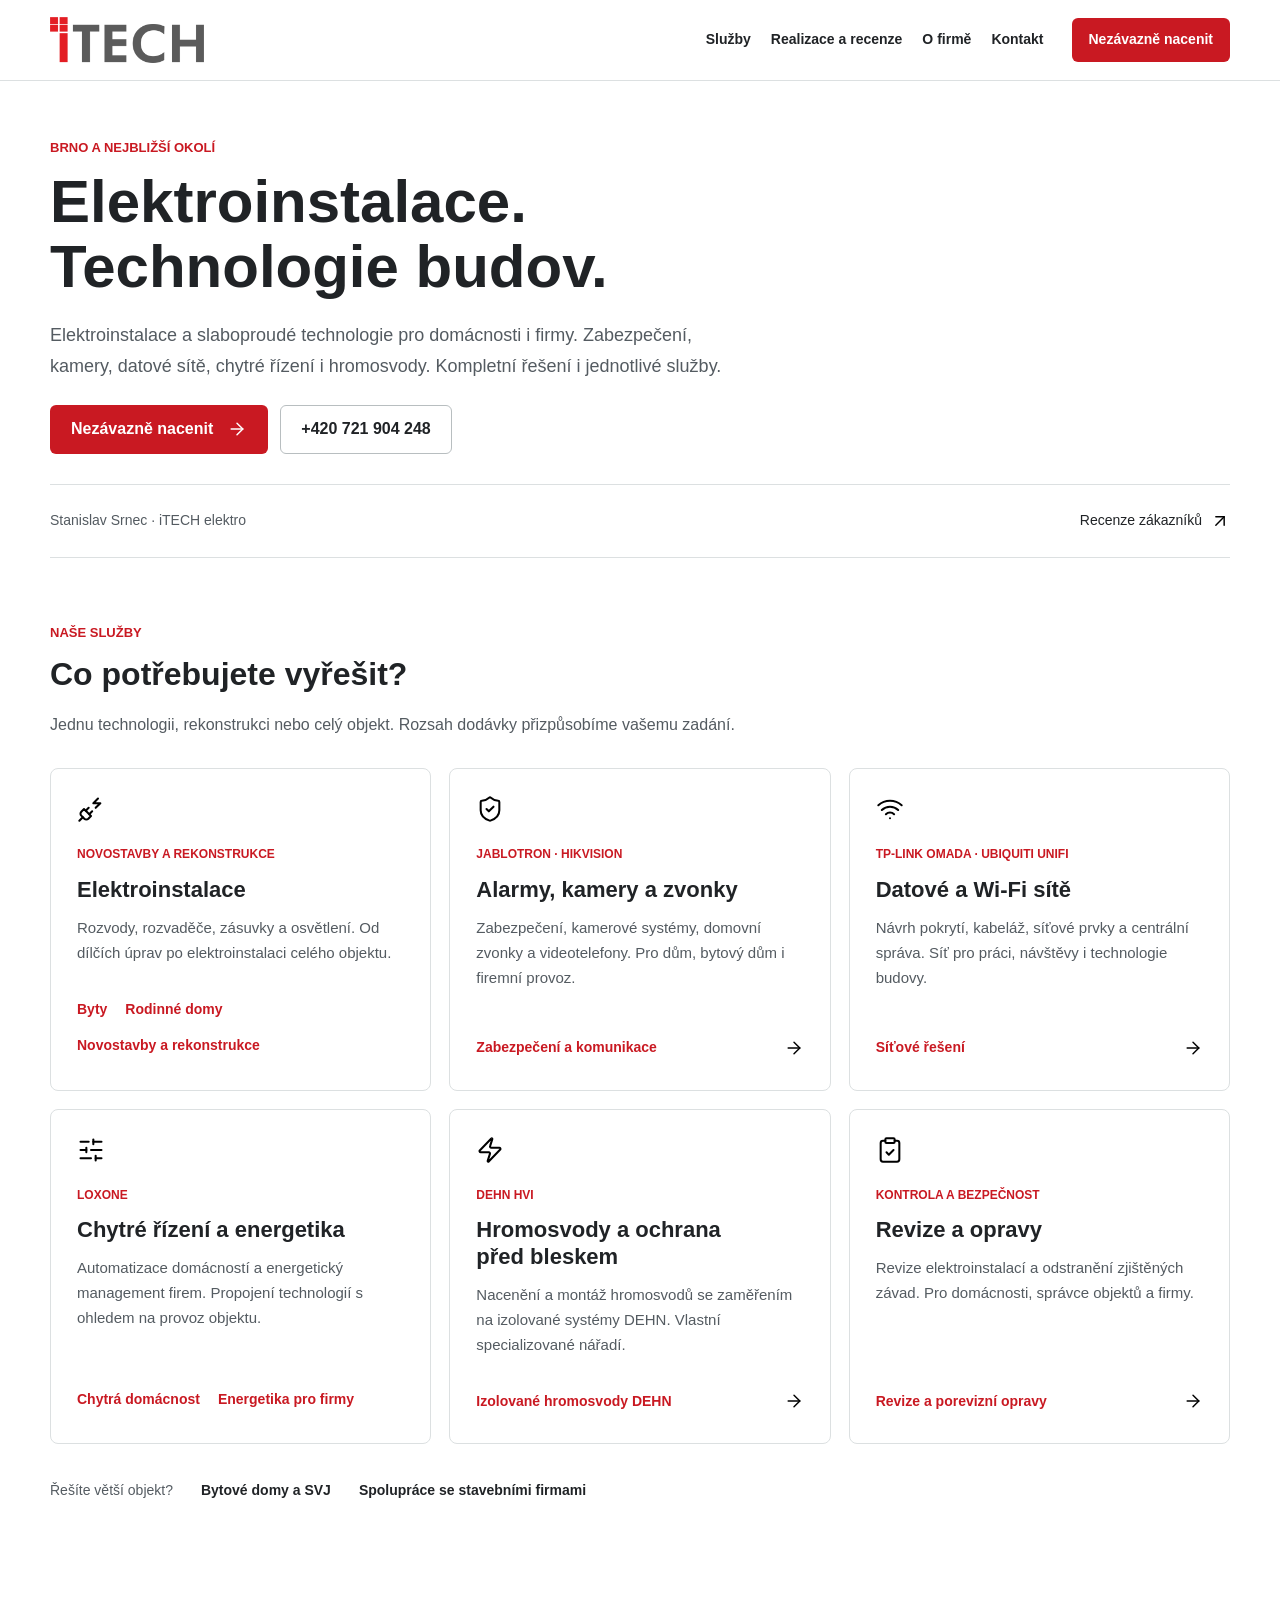
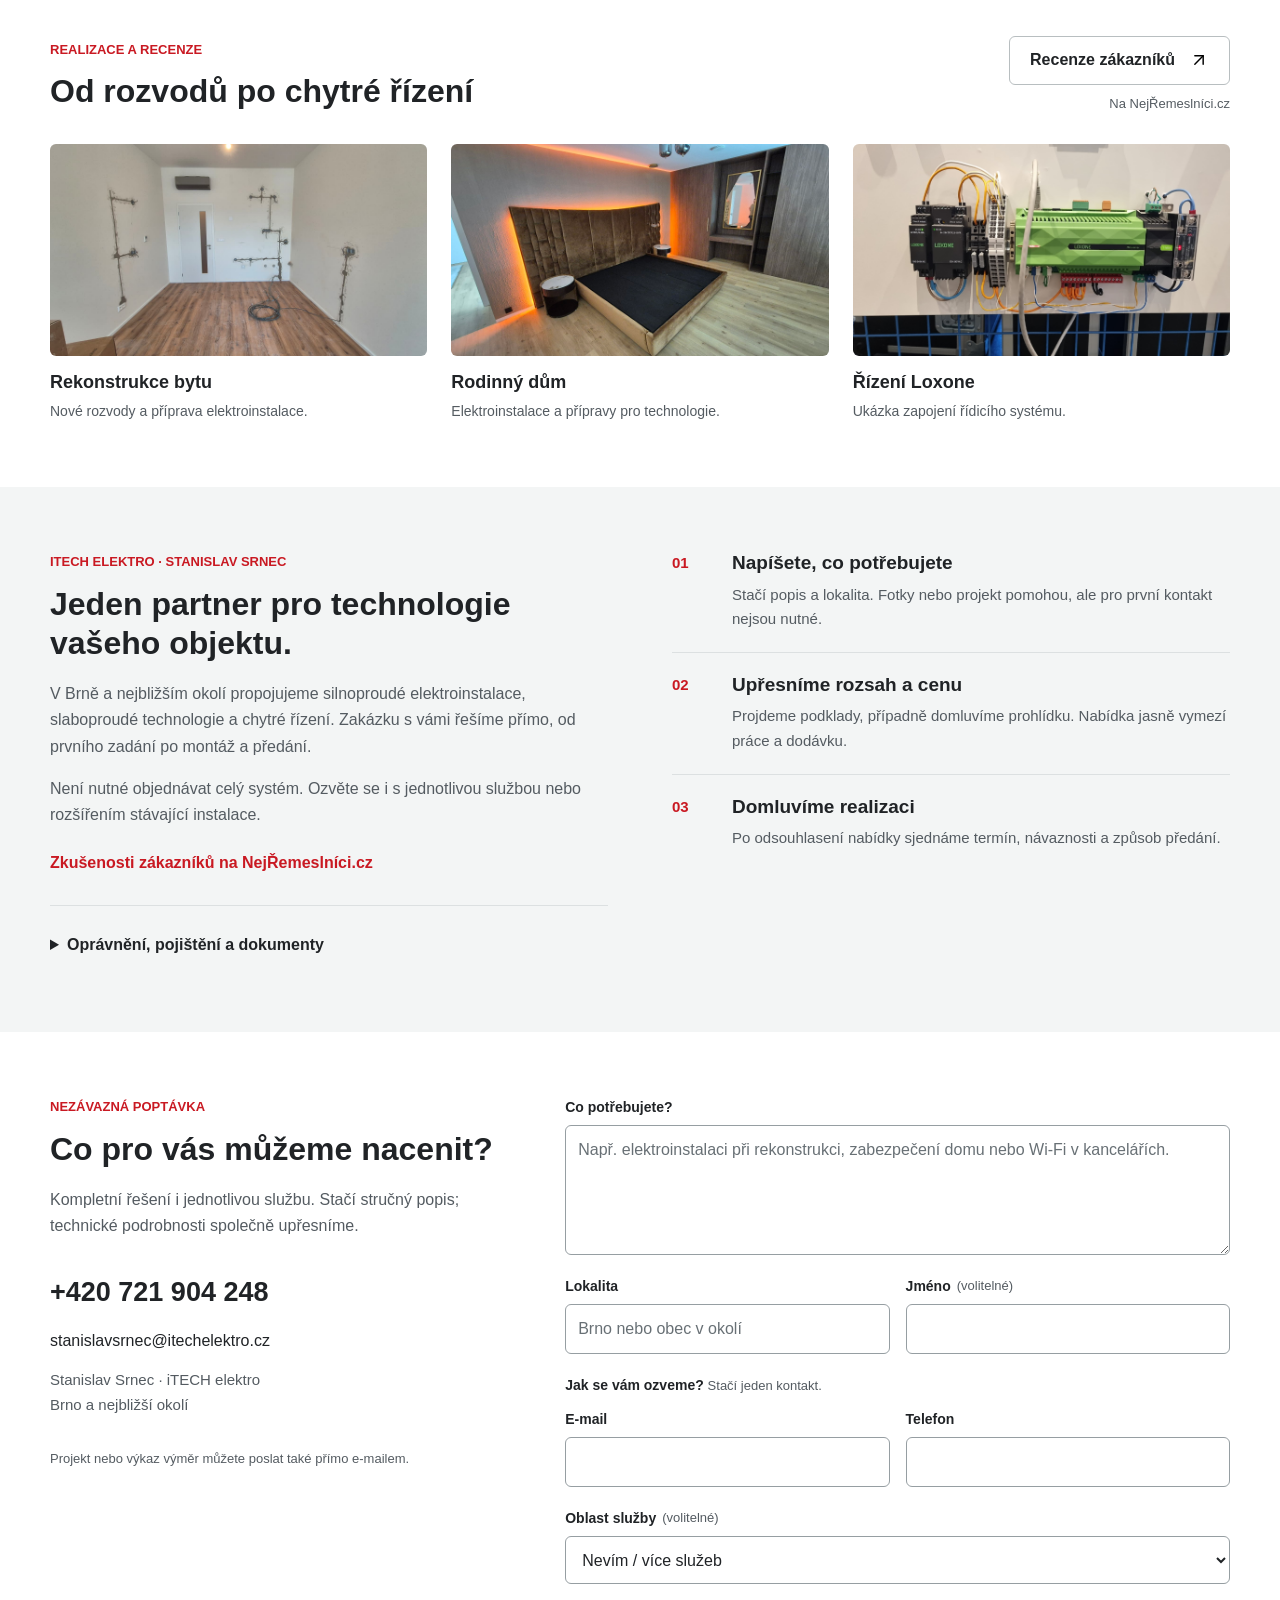
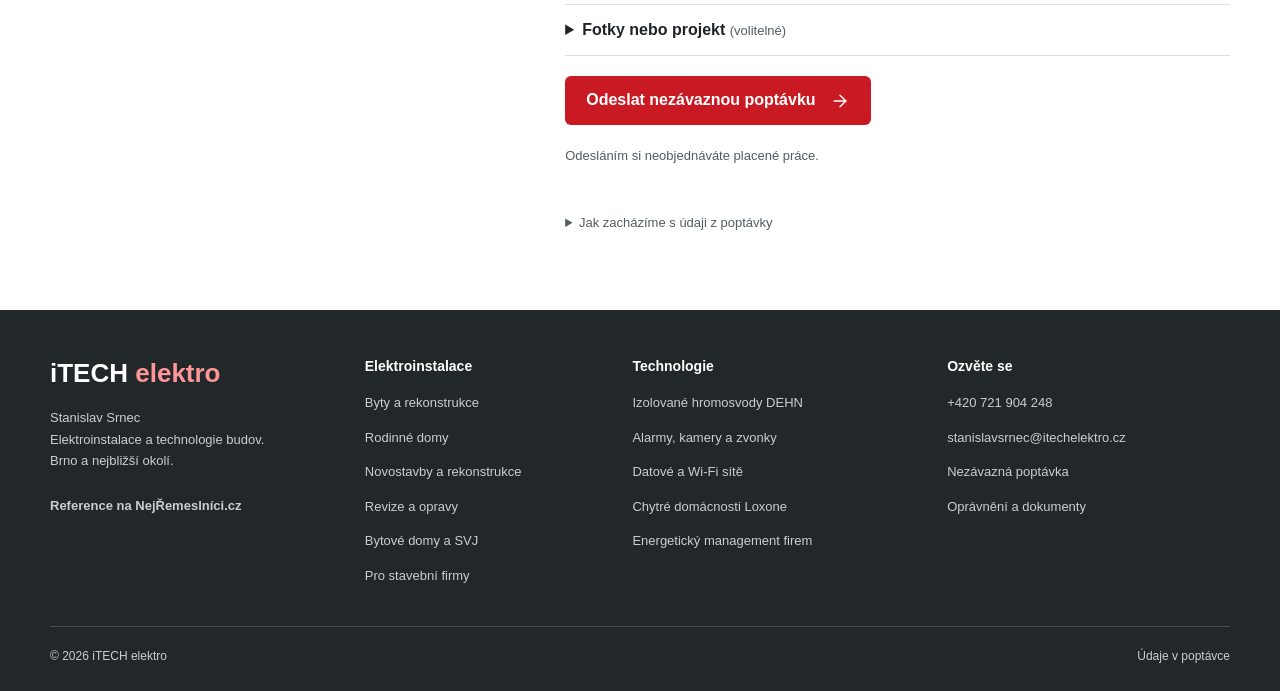
<file: index.html>
<!DOCTYPE html>
<html lang="cs">
<head>
  <meta charset="UTF-8">
  <meta name="viewport" content="width=device-width, initial-scale=1.0">
  <meta name="theme-color" content="#c91922">
  <meta name="description" content="Elektroinstalace, zabezpečení Jablotron, kamery Hikvision, Wi-Fi, Loxone a hromosvody DEHN v Brně a okolí. Kompletní řešení i jednotlivé služby.">
  <title>iTECH elektro | Elektroinstalace a technologie Brno</title>
  <link rel="canonical" href="https://itechelektro.cz/">
  <meta property="og:type" content="website">
  <meta property="og:locale" content="cs_CZ">
  <meta property="og:site_name" content="iTECH elektro">
  <meta property="og:title" content="iTECH elektro | Elektroinstalace a technologie Brno">
  <meta property="og:description" content="Elektroinstalace, zabezpečení Jablotron, kamery Hikvision, Wi-Fi, Loxone a hromosvody DEHN v Brně a okolí. Kompletní řešení i jednotlivé služby.">
  <meta property="og:url" content="https://itechelektro.cz/">
  <meta property="og:image" content="https://itechelektro.cz/assets/images/logo.png">
  <meta property="og:image:alt" content="iTECH elektro">
  <meta name="twitter:card" content="summary">
  <meta name="twitter:title" content="iTECH elektro | Elektroinstalace a technologie Brno">
  <meta name="twitter:description" content="Elektroinstalace, zabezpečení Jablotron, kamery Hikvision, Wi-Fi, Loxone a hromosvody DEHN v Brně a okolí. Kompletní řešení i jednotlivé služby.">
  <meta name="twitter:image" content="https://itechelektro.cz/assets/images/logo.png">
  <link rel="icon" type="image/png" href="assets/images/logo.png">
  <link rel="stylesheet" href="styles.css?v=20260914-form">
  <script type="application/ld+json">{
  "@context": "https://schema.org",
  "@type": "Electrician",
  "@id": "https://itechelektro.cz/#firma",
  "name": "iTECH elektro",
  "legalName": "Stanislav Srnec",
  "url": "https://itechelektro.cz/",
  "logo": "https://itechelektro.cz/assets/images/logo.png",
  "telephone": "+420721904248",
  "email": "stanislavsrnec@itechelektro.cz",
  "areaServed": "Brno a nejbližší okolí",
  "sameAs": [
    "https://www.nejremeslnici.cz/profil/72179-stanislav-srnec-itech-elektro"
  ]
}</script>
</head>
<body class="homepage">
  <a class="skip-link" href="#main-content">Přejít k obsahu</a>
  <header class="site-header">
    <div class="container topbar">
      <a class="brand" href="index.html#home" aria-label="iTECH elektro, úvodní stránka">
        <img src="assets/images/logo.png" alt="iTECH elektro" width="1069" height="320">
      </a>
      <nav id="main-nav" class="main-nav" aria-label="Hlavní navigace">
        <a href="index.html#rozcestnik">Služby</a>
        <a href="index.html#realizace">Realizace a recenze</a>
        <a href="index.html#o-firme">O firmě</a>
        <a href="index.html#kontakt">Kontakt</a>
      </nav>
      <div class="header-actions">
        <a class="button button-primary header-quote" href="index.html#kontakt">Nezávazně nacenit</a>
        <button class="menu-toggle" type="button" aria-label="Otevřít nabídku" title="Otevřít nabídku" aria-expanded="false" aria-controls="main-nav">
          <img src="assets/icons/menu.svg" alt="" width="24" height="24">
        </button>
      </div>
    </div>
  </header>
  <main id="main-content" tabindex="-1">
    <section id="home" class="home-hero">
      <div class="container">
        <p class="eyebrow">Brno a nejbližší okolí</p>
        <h1>Elektroinstalace.<br>Technologie budov.</h1>
        <p class="hero-text">Elektroinstalace a slaboproudé technologie pro domácnosti i firmy. Zabezpečení, kamery, datové sítě, chytré řízení i hromosvody. Kompletní řešení i jednotlivé služby.</p>
        <div class="hero-actions">
          <a class="button button-primary" href="#kontakt">Nezávazně nacenit<img class="icon icon-invert" src="assets/icons/arrow-right.svg" width="20" height="20" alt=""></a>
          <a class="button button-secondary" href="tel:+420721904248">+420 721 904 248</a>
        </div>
        <div class="hero-bottom"><span>Stanislav Srnec · iTECH elektro</span><a href="https://www.nejremeslnici.cz/profil/72179-stanislav-srnec-itech-elektro#reviews" target="_blank" rel="noopener noreferrer">Recenze zákazníků<img class="icon" src="assets/icons/arrow-up-right.svg" width="18" height="18" alt=""></a></div>
      </div>
    </section>
    <section id="rozcestnik" class="services-section">
      <div class="container">
        <div class="section-heading"><p class="eyebrow">Naše služby</p><h2>Co potřebujete vyřešit?</h2><p>Jednu technologii, rekonstrukci nebo celý objekt. Rozsah dodávky přizpůsobíme vašemu zadání.</p></div>
        <div class="services-grid">
          <article class="service-card">
            <img class="service-icon" src="assets/icons/plug-zap.svg" width="28" height="28" alt="">
            <p class="card-kicker">Novostavby a rekonstrukce</p><h3>Elektroinstalace</h3>
            <p>Rozvody, rozvaděče, zásuvky a osvětlení. Od dílčích úprav po elektroinstalaci celého objektu.</p>
            <div class="service-links"><a href="elektroinstalace-bytu.html">Byty</a><a href="elektroinstalace-rodinnych-domu.html">Rodinné domy</a><a href="elektroinstalace-novostavby-rekonstrukce.html">Novostavby a rekonstrukce</a></div>
          </article>
          <article class="service-card">
            <img class="service-icon" src="assets/icons/shield-check.svg" width="28" height="28" alt="">
            <p class="card-kicker">Jablotron · Hikvision</p><h3>Alarmy, kamery a zvonky</h3>
            <p>Zabezpečení, kamerové systémy, domovní zvonky a videotelefony. Pro dům, bytový dům i firemní provoz.</p>
            <a class="card-link" href="kamerove-systemy-zabezpeceni.html">Zabezpečení a komunikace<img class="icon" src="assets/icons/arrow-right.svg" width="20" height="20" alt=""></a>
          </article>
          <article class="service-card">
            <img class="service-icon" src="assets/icons/wifi.svg" width="28" height="28" alt="">
            <p class="card-kicker">TP-Link Omada · Ubiquiti UniFi</p><h3>Datové a Wi-Fi sítě</h3>
            <p>Návrh pokrytí, kabeláž, síťové prvky a centrální správa. Síť pro práci, návštěvy i technologie budovy.</p>
            <a class="card-link" href="datove-wifi-site-brno.html">Síťové řešení<img class="icon" src="assets/icons/arrow-right.svg" width="20" height="20" alt=""></a>
          </article>
          <article class="service-card">
            <img class="service-icon" src="assets/icons/sliders-horizontal.svg" width="28" height="28" alt="">
            <p class="card-kicker">Loxone</p><h3>Chytré řízení a energetika</h3>
            <p>Automatizace domácností a energetický management firem. Propojení technologií s ohledem na provoz objektu.</p>
            <div class="service-links"><a href="chytre-elektroinstalace-loxone.html">Chytrá domácnost</a><a href="energeticky-management-loxone.html">Energetika pro firmy</a></div>
          </article>
          <article class="service-card">
            <img class="service-icon" src="assets/icons/zap.svg" width="28" height="28" alt="">
            <p class="card-kicker">DEHN HVI</p><h3>Hromosvody a ochrana před bleskem</h3>
            <p>Nacenění a montáž hromosvodů se zaměřením na izolované systémy DEHN. Vlastní specializované nářadí.</p>
            <a class="card-link" href="hvi-hromosvody.html">Izolované hromosvody DEHN<img class="icon" src="assets/icons/arrow-right.svg" width="20" height="20" alt=""></a>
          </article>
          <article class="service-card">
            <img class="service-icon" src="assets/icons/clipboard-check.svg" width="28" height="28" alt="">
            <p class="card-kicker">Kontrola a bezpečnost</p><h3>Revize a opravy</h3>
            <p>Revize elektroinstalací a odstranění zjištěných závad. Pro domácnosti, správce objektů a firmy.</p>
            <a class="card-link" href="revize-porevizni-opravy.html">Revize a porevizní opravy<img class="icon" src="assets/icons/arrow-right.svg" width="20" height="20" alt=""></a>
          </article>
        </div>
        <div class="audience-links"><span>Řešíte větší objekt?</span><a href="bytove-domy-svj-bytova-druzstva.html">Bytové domy a SVJ</a><a href="spoluprace-stavebni-firmy.html">Spolupráce se stavebními firmami</a></div>
      </div>
    </section>
    <section id="realizace" class="content-section">
      <div class="container">
        <div class="section-heading-row">
          <div class="section-heading"><p class="eyebrow">Realizace a recenze</p><h2>Od rozvodů po chytré řízení</h2></div>
          <div class="reviews-link">
            <a class="button button-secondary" href="https://www.nejremeslnici.cz/profil/72179-stanislav-srnec-itech-elektro#reviews" target="_blank" rel="noopener noreferrer">Recenze zákazníků<img class="icon" src="assets/icons/arrow-up-right.svg" width="20" height="20" alt=""></a>
            <span>Na NejŘemeslníci.cz</span>
          </div>
        </div>
        <div class="project-grid">
          <figure class="project"><a href="assets/gallery/rekonstrukce-bytu-01.jpeg" target="_blank" rel="noopener" aria-label="Zvětšit fotografii rekonstrukce bytu"><img src="assets/gallery/rekonstrukce-bytu-01.jpeg" alt="Elektroinstalační práce při rekonstrukci bytu" width="1600" height="900" loading="lazy" decoding="async"></a><figcaption><h3>Rekonstrukce bytu</h3><p>Nové rozvody a příprava elektroinstalace.</p></figcaption></figure>
          <figure class="project"><a href="assets/gallery/rodinny-dum-01.jpg" target="_blank" rel="noopener" aria-label="Zvětšit fotografii elektroinstalace rodinného domu"><img src="assets/gallery/rodinny-dum-01.jpg" alt="Průběh elektroinstalace v rodinném domě" width="1620" height="912" loading="lazy" decoding="async"></a><figcaption><h3>Rodinný dům</h3><p>Elektroinstalace a přípravy pro technologie.</p></figcaption></figure>
          <figure class="project"><a href="assets/gallery/loxone-01.jpg" target="_blank" rel="noopener" aria-label="Zvětšit fotografii instalace Loxone"><img src="assets/gallery/loxone-01.jpg" alt="Loxone Miniserver a napájecí zdroje v průběhu instalace" width="1621" height="912" loading="lazy" decoding="async"></a><figcaption><h3>Řízení Loxone</h3><p>Ukázka zapojení řídicího systému.</p></figcaption></figure>
        </div>
      </div>
    </section>
    <section id="o-firme" class="content-section alt-section">
      <div class="container about-grid">
        <div class="section-copy">
          <p class="eyebrow">iTECH elektro · Stanislav Srnec</p><h2>Jeden partner pro technologie vašeho objektu.</h2>
          <p>V Brně a nejbližším okolí propojujeme silnoproudé elektroinstalace, slaboproudé technologie a chytré řízení. Zakázku s vámi řešíme přímo, od prvního zadání po montáž a předání.</p>
          <p>Není nutné objednávat celý systém. Ozvěte se i s jednotlivou službou nebo rozšířením stávající instalace.</p>
          <a class="text-link" href="https://www.nejremeslnici.cz/profil/72179-stanislav-srnec-itech-elektro" target="_blank" rel="noopener noreferrer">Zkušenosti zákazníků na NejŘemeslníci.cz</a>
          <details id="dokumenty" class="document-details"><summary>Oprávnění, pojištění a dokumenty</summary><p>Oprávnění TIČR, pojištění odpovědnosti a doklady k odborné způsobilosti poskytujeme na vyžádání podle rozsahu zakázky.</p><a class="text-link" href="mailto:stanislavsrnec@itechelektro.cz?subject=Doklady%20k%20zak%C3%A1zce">Vyžádat podklady e-mailem</a></details>
        </div>
        <ol class="process-list">
          <li><span class="step-number">01</span><div><h3>Napíšete, co potřebujete</h3><p>Stačí popis a lokalita. Fotky nebo projekt pomohou, ale pro první kontakt nejsou nutné.</p></div></li>
          <li><span class="step-number">02</span><div><h3>Upřesníme rozsah a cenu</h3><p>Projdeme podklady, případně domluvíme prohlídku. Nabídka jasně vymezí práce a dodávku.</p></div></li>
          <li><span class="step-number">03</span><div><h3>Domluvíme realizaci</h3><p>Po odsouhlasení nabídky sjednáme termín, návaznosti a způsob předání.</p></div></li>
        </ol>
      </div>
    </section>
    <section id="kontakt" class="contact-section">
      <div class="container contact-grid">
        <div class="contact-copy">
          <p class="eyebrow">Nezávazná poptávka</p><h2>Co pro vás můžeme nacenit?</h2>
          <p>Kompletní řešení i jednotlivou službu. Stačí stručný popis; technické podrobnosti společně upřesníme.</p>
          <address class="contact-details"><a class="contact-phone" href="tel:+420721904248">+420 721 904 248</a><a href="mailto:stanislavsrnec@itechelektro.cz">stanislavsrnec@itechelektro.cz</a><span>Stanislav Srnec · iTECH elektro<br>Brno a nejbližší okolí</span></address>
          <p class="small-note">Projekt nebo výkaz výměr můžete poslat také přímo e-mailem.</p>
        </div>
        <form id="contact-form" class="contact-form" action="https://formspree.io/f/xgornoor" method="POST">
          <input type="hidden" name="_subject" value="Poptávka z webu iTECH elektro">
          <div class="honeypot" aria-hidden="true"><label>Vyplňte pouze, pokud jste robot<input type="text" name="_gotcha" tabindex="-1" autocomplete="off"></label></div>
          <label for="message">Co potřebujete?<textarea id="message" name="message" rows="4" maxlength="10000" required placeholder="Např. elektroinstalaci při rekonstrukci, zabezpečení domu nebo Wi-Fi v kancelářích."></textarea></label>
          <div class="form-row">
            <label for="location">Lokalita<input id="location" type="text" name="location" autocomplete="address-level2" maxlength="160" required placeholder="Brno nebo obec v okolí"></label>
            <label for="name">Jméno <span class="optional">(volitelné)</span><input id="name" type="text" name="name" autocomplete="name" maxlength="160"></label>
          </div>
          <fieldset class="contact-method">
            <legend>Jak se vám ozveme? <span class="optional">Stačí jeden kontakt.</span></legend>
            <div class="form-row">
              <label for="email">E-mail<input id="email" type="email" name="email" autocomplete="email" maxlength="254" required aria-describedby="contact-error"></label>
              <label for="phone">Telefon<input id="phone" type="tel" name="phone" autocomplete="tel" maxlength="40" aria-describedby="contact-error"></label>
            </div>
            <p id="contact-error" class="field-error" hidden>Vyplňte e-mail nebo telefon, abychom vám mohli odpovědět.</p>
          </fieldset>
          <label for="inquiryType">Oblast služby <span class="optional">(volitelné)</span>
            <select id="inquiryType" name="inquiryType">
              <option value="">Nevím / více služeb</option>
              <option value="Elektroinstalace">Elektroinstalace</option>
              <option value="Zabezpečení a kamery">Jablotron / Hikvision / zvonky</option>
              <option value="Datové a Wi-Fi sítě">Datové a Wi-Fi sítě / Omada / UniFi</option>
              <option value="Loxone">Loxone / chytrá domácnost</option>
              <option value="Energetický management">Energetický management firem</option>
              <option value="HVI hromosvod">Hromosvody / izolované DEHN HVI</option>
              <option value="Revize a opravy">Revize a opravy</option>
              <option value="SVJ a stavební firmy">SVJ / stavební firmy</option>
            </select>
          </label>
          <details class="form-attachments">
            <summary>Fotky nebo projekt <span class="optional">(volitelné)</span></summary>
            <p class="field-note">Podklady nám pošlete e-mailem. Uveďte stejný kontakt a lokalitu jako v poptávce, ať je snadno přiřadíme.</p>
            <a class="text-link attachment-email" href="mailto:stanislavsrnec@itechelektro.cz?subject=Podklady%20k%20popt%C3%A1vce%20z%20webu">Poslat podklady e-mailem<img class="icon" src="assets/icons/arrow-up-right.svg" width="20" height="20" alt=""></a>
            <p class="field-note attachment-address">stanislavsrnec@itechelektro.cz</p>
          </details>
          <button class="button button-primary" type="submit">Odeslat nezávaznou poptávku<img class="icon icon-invert" src="assets/icons/arrow-right.svg" width="20" height="20" alt=""></button>
          <p class="form-note">Odesláním si neobjednáváte placené práce.</p>
          <p id="form-feedback" class="form-feedback" aria-live="polite" role="status" tabindex="-1"></p>
          <noscript><p>Bez JavaScriptu je pro odeslání formuláře potřeba e-mail. Můžete nám také zavolat. Po odeslání přejdete na potvrzovací stránku služby Formspree.</p></noscript>
          <details id="soukromi" class="privacy-details">
            <summary>Jak zacházíme s údaji z poptávky</summary>
            <p>Údaje obdrží Stanislav Srnec, iTECH elektro, pro odpověď na vaši poptávku a přípravu nabídky. Odeslání formuláře zajišťuje služba <a href="https://formspree.io/legal/privacy-policy/" target="_blank" rel="noopener noreferrer">Formspree</a>. Neposílejte hesla, přístupové kódy ani citlivé údaje, které pro nabídku nejsou potřeba.</p>
            <p>Dotazy ke zpracování údajů nám můžete poslat na <a href="mailto:stanislavsrnec@itechelektro.cz">stanislavsrnec@itechelektro.cz</a>.</p>
          </details>
        </form>
      </div>
    </section>
  </main>
  <footer class="site-footer">
    <div class="container footer-grid">
      <div>
        <a class="footer-brand" href="index.html#home">iTECH <span>elektro</span></a>
        <p>Stanislav Srnec<br>Elektroinstalace a technologie budov.<br>Brno a nejbližší okolí.</p>
        <a class="text-link" href="https://www.nejremeslnici.cz/profil/72179-stanislav-srnec-itech-elektro" target="_blank" rel="noopener noreferrer">Reference na NejŘemeslníci.cz</a>
      </div>
      <div>
        <h3>Elektroinstalace</h3>
        <ul>
          <li><a href="elektroinstalace-bytu.html">Byty a rekonstrukce</a></li>
          <li><a href="elektroinstalace-rodinnych-domu.html">Rodinné domy</a></li>
          <li><a href="elektroinstalace-novostavby-rekonstrukce.html">Novostavby a rekonstrukce</a></li>
          <li><a href="revize-porevizni-opravy.html">Revize a opravy</a></li>
          <li><a href="bytove-domy-svj-bytova-druzstva.html">Bytové domy a SVJ</a></li>
          <li><a href="spoluprace-stavebni-firmy.html">Pro stavební firmy</a></li>
        </ul>
      </div>
      <div>
        <h3>Technologie</h3>
        <ul>
          <li><a href="hvi-hromosvody.html">Izolované hromosvody DEHN</a></li>
          <li><a href="kamerove-systemy-zabezpeceni.html">Alarmy, kamery a zvonky</a></li>
          <li><a href="datove-wifi-site-brno.html">Datové a Wi-Fi sítě</a></li>
          <li><a href="chytre-elektroinstalace-loxone.html">Chytré domácnosti Loxone</a></li>
          <li><a href="energeticky-management-loxone.html">Energetický management firem</a></li>
        </ul>
      </div>
      <div>
        <h3>Ozvěte se</h3>
        <ul>
          <li><a href="tel:+420721904248">+420 721 904 248</a></li>
          <li><a href="mailto:stanislavsrnec@itechelektro.cz">stanislavsrnec@itechelektro.cz</a></li>
          <li><a href="index.html#kontakt">Nezávazná poptávka</a></li>
          <li><a href="index.html#dokumenty">Oprávnění a dokumenty</a></li>
        </ul>
      </div>
    </div>
    <div class="container footer-bottom"><span>© <span id="current-year">2026</span> iTECH elektro</span><a href="index.html#soukromi">Údaje v poptávce</a></div>
  </footer>
  <div class="mobile-cta" aria-label="Rychlý kontakt">
    <a class="mobile-cta-call" href="tel:+420721904248"><img src="assets/icons/phone.svg" width="20" height="20" alt="">Zavolat</a>
    <a class="mobile-cta-form" href="index.html#kontakt">Nezávazně nacenit<img src="assets/icons/arrow-right.svg" width="20" height="20" alt=""></a>
  </div>
  <script src="script.js?v=20260914-form" defer></script>
</body>
</html>
</file>
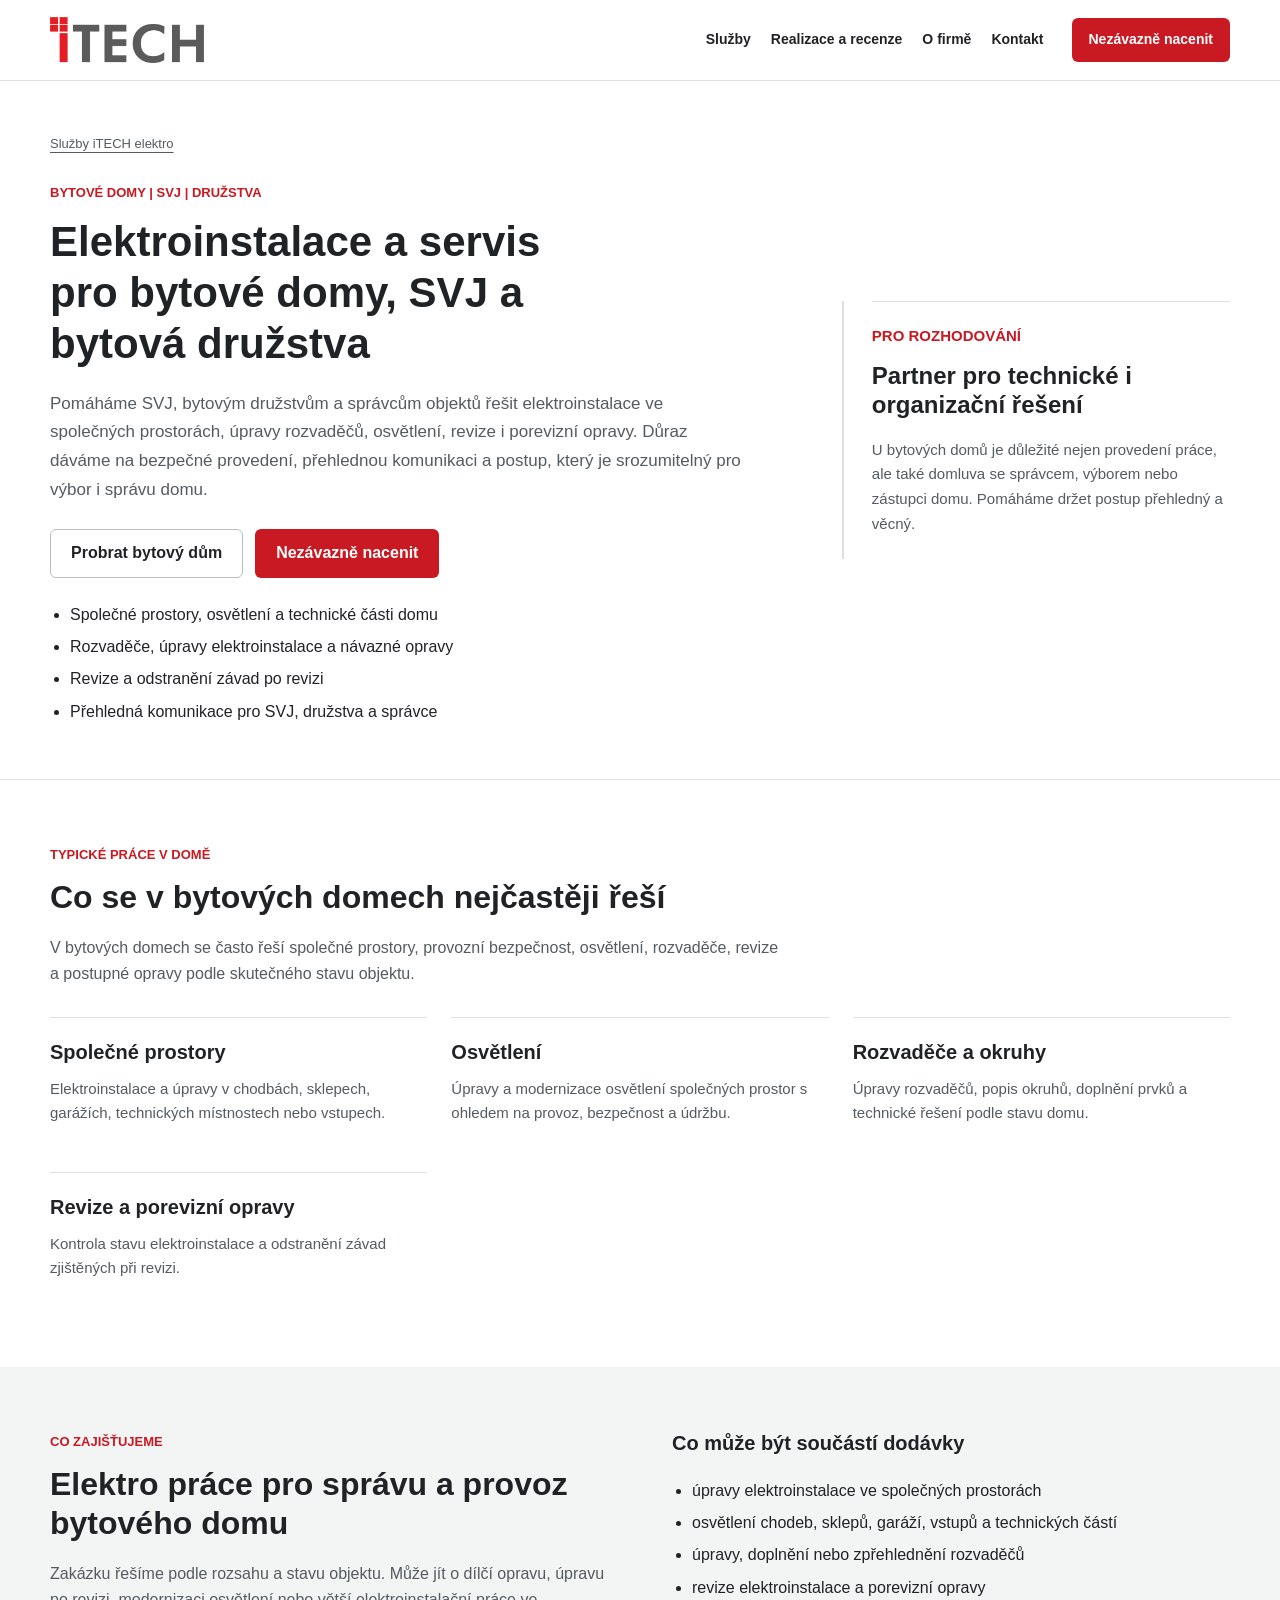
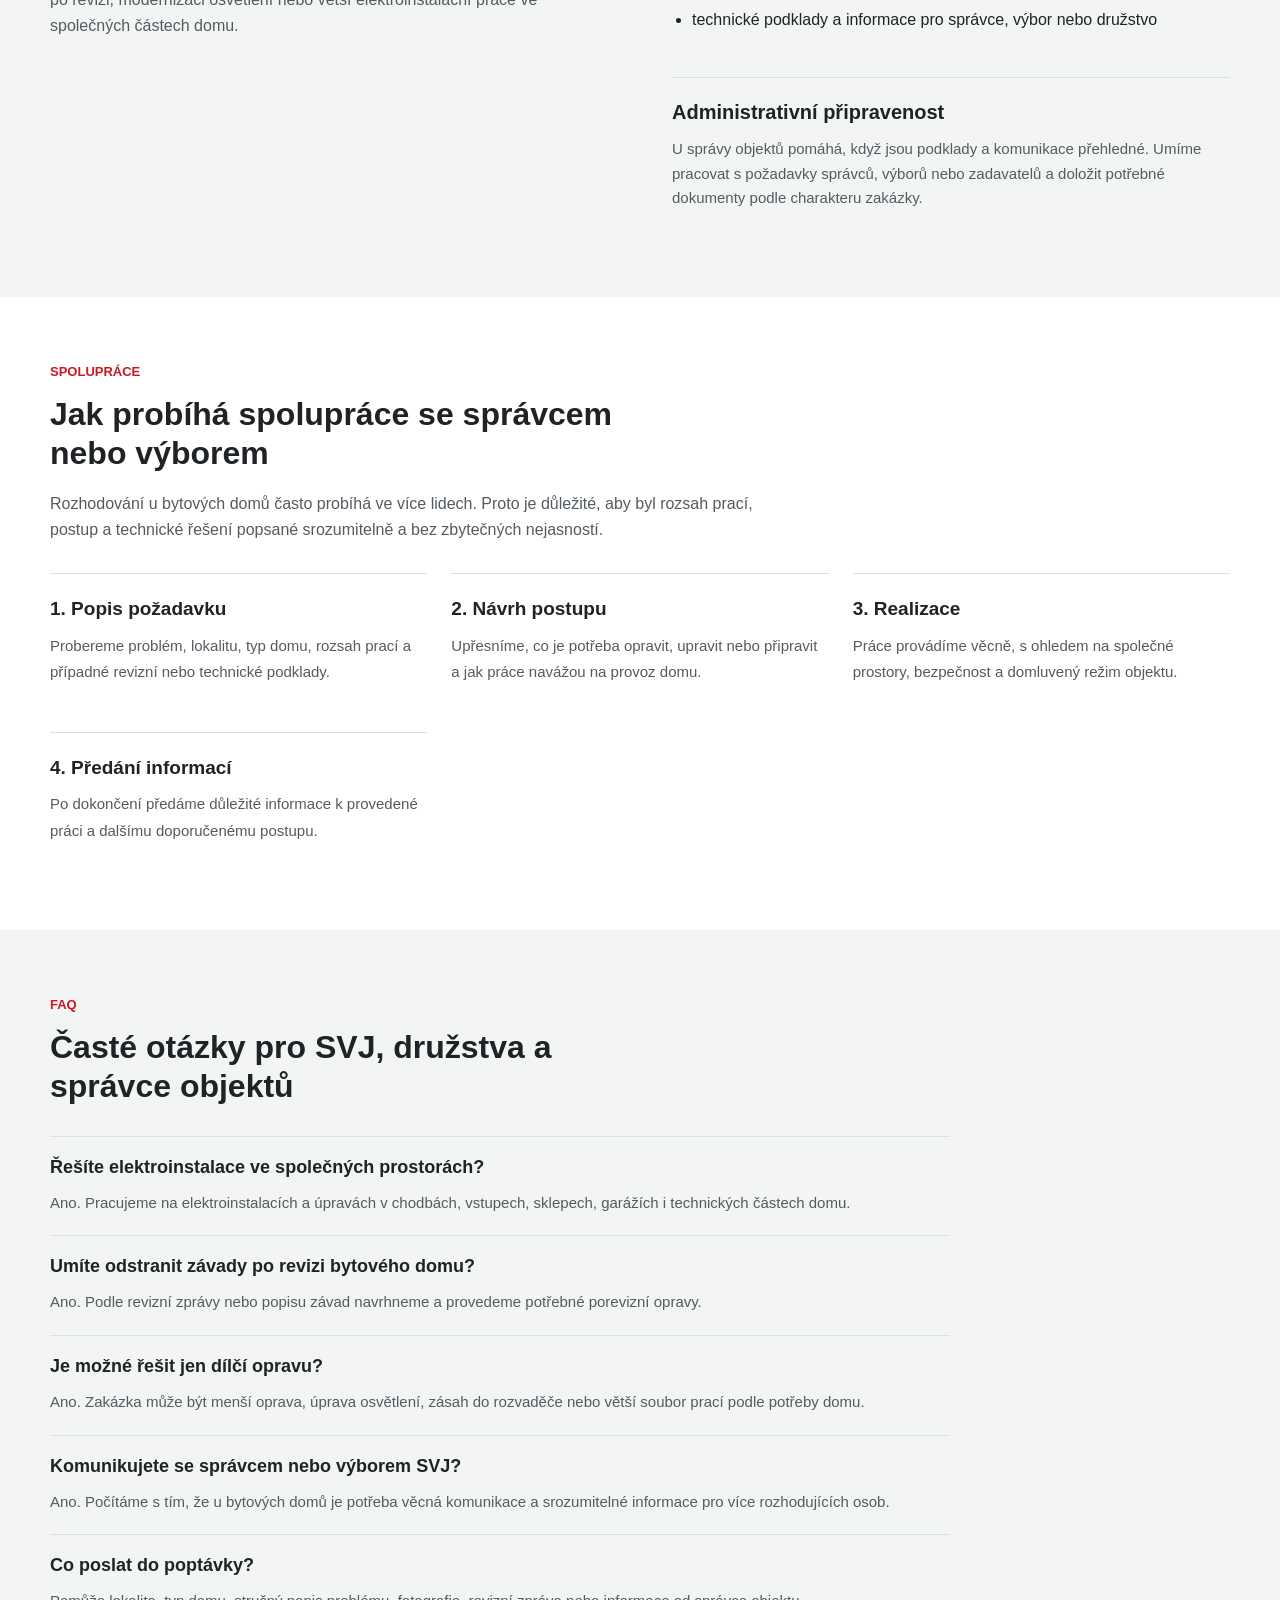
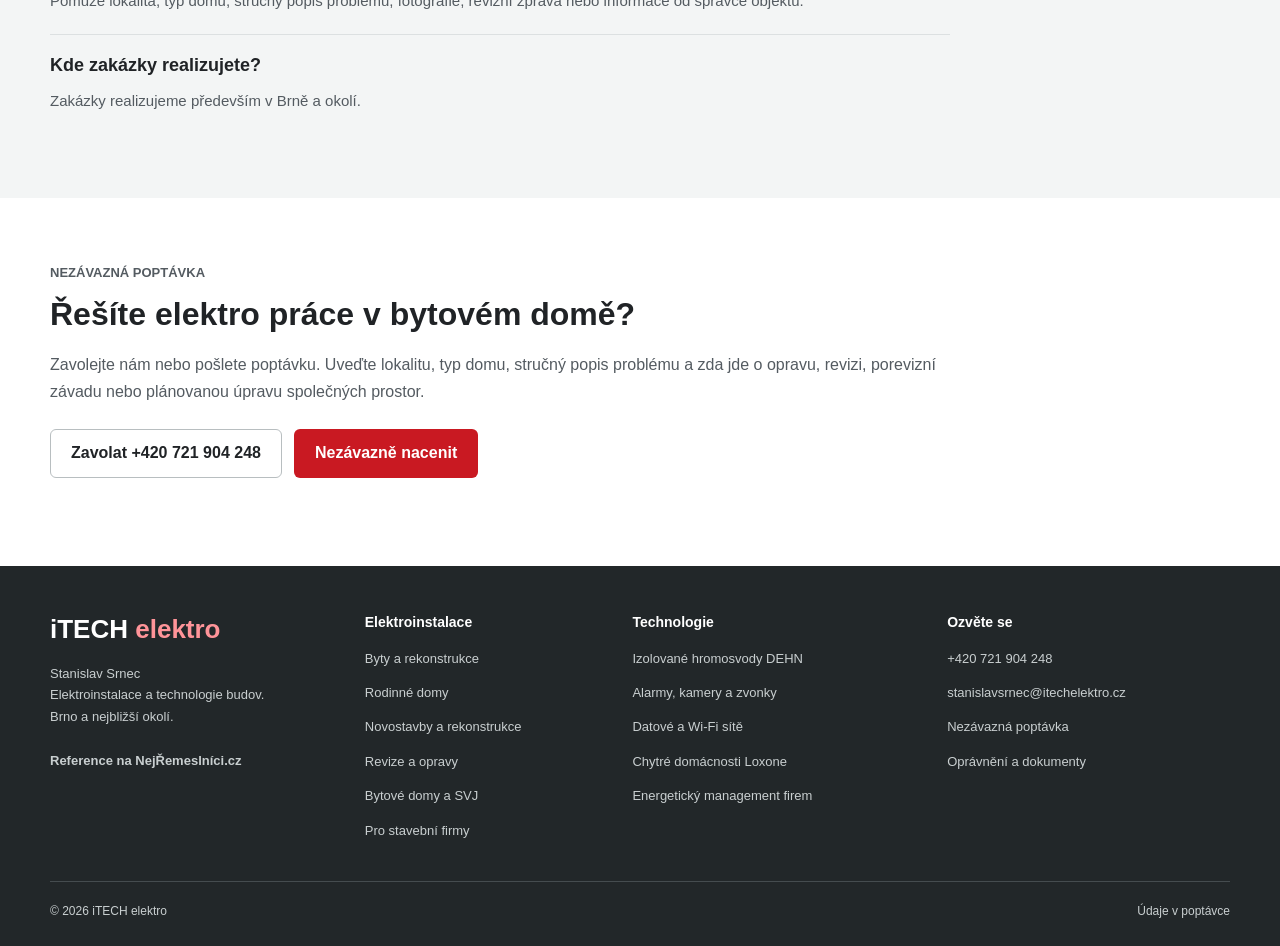
<file: bytove-domy-svj-bytova-druzstva.html>
<!DOCTYPE html>
<html lang="cs">
<head>
  <meta charset="UTF-8">
  <meta name="viewport" content="width=device-width, initial-scale=1.0">
  <meta name="description" content="Elektroinstalace, revize a porevizní opravy pro bytové domy, SVJ, bytová družstva a správce objektů v Brně a okolí. Společné prostory, osvětlení, rozvaděče a přehledná komunikace.">
  <meta name="theme-color" content="#e31b23">
  <title>Elektroinstalace pro SVJ a bytové domy Brno | iTECH elektro</title>
  <link rel="canonical" href="https://itechelektro.cz/bytove-domy-svj-bytova-druzstva.html">
  <meta property="og:type" content="website">
  <meta property="og:locale" content="cs_CZ">
  <meta property="og:site_name" content="iTECH elektro">
  <meta property="og:title" content="Elektroinstalace pro SVJ a bytové domy Brno | iTECH elektro">
  <meta property="og:description" content="Elektroinstalace, revize a opravy pro bytové domy, SVJ a družstva v Brně a okolí.">
  <meta property="og:url" content="https://itechelektro.cz/bytove-domy-svj-bytova-druzstva.html">
  <meta property="og:image" content="https://itechelektro.cz/assets/images/logo.png">
  <meta name="twitter:card" content="summary">
  <meta name="twitter:title" content="Elektroinstalace pro SVJ a bytové domy Brno | iTECH elektro">
  <meta name="twitter:description" content="Elektroinstalace, revize a opravy pro bytové domy, SVJ a družstva v Brně a okolí.">
  <meta name="twitter:image" content="https://itechelektro.cz/assets/images/logo.png">
  <link rel="icon" type="image/png" href="assets/images/logo.png">
  <link rel="stylesheet" href="styles.css">
  <script type="application/ld+json">
{
  "@context": "https://schema.org",
  "@type": "Service",
  "name": "Elektroinstalace pro bytové domy, SVJ a bytová družstva",
  "provider": {
    "@type": "Electrician",
    "name": "iTECH elektro",
    "url": "https://itechelektro.cz/",
    "@id": "https://itechelektro.cz/#firma",
    "telephone": "+420721904248"
  },
  "areaServed": "Brno a nejbližší okolí",
  "serviceType": "Elektroinstalace, revize a opravy pro bytové domy",
  "@id": "https://itechelektro.cz/bytove-domy-svj-bytova-druzstva.html#sluzba",
  "url": "https://itechelektro.cz/bytove-domy-svj-bytova-druzstva.html"
}
  </script>
</head>
<body>
  <a class="skip-link" href="#main-content">Přejít k obsahu</a>
  <header class="site-header">
    <div class="container topbar">
      <a class="brand" href="index.html#home" aria-label="iTECH elektro, úvodní stránka">
        <img src="assets/images/logo.png" alt="iTECH elektro" width="1069" height="320">
      </a>
      <nav id="main-nav" class="main-nav" aria-label="Hlavní navigace">
        <a href="index.html#rozcestnik">Služby</a>
        <a href="index.html#realizace">Realizace a recenze</a>
        <a href="index.html#o-firme">O firmě</a>
        <a href="index.html?inquiryType=SVJ%20a%20stavebn%C3%AD%20firmy#kontakt">Kontakt</a>
      </nav>
      <div class="header-actions">
        <a class="button button-primary header-quote" href="index.html?inquiryType=SVJ%20a%20stavebn%C3%AD%20firmy#kontakt">Nezávazně nacenit</a>
        <button class="menu-toggle" type="button" aria-label="Otevřít nabídku" title="Otevřít nabídku" aria-expanded="false" aria-controls="main-nav">
          <img src="assets/icons/menu.svg" alt="" width="24" height="24">
        </button>
      </div>
    </div>
  </header>

  <main id="main-content" class="service-page" tabindex="-1">
    <section class="hero-section service-hero">
      <div class="container hero-grid">
        <div class="hero-copy">
          <a class="breadcrumb-link" href="index.html#rozcestnik">Služby iTECH elektro</a>
          <p class="eyebrow">Bytové domy | SVJ | družstva</p>
          <h1>Elektroinstalace a servis pro bytové domy, SVJ a bytová družstva</h1>
          <p class="hero-text">
            Pomáháme SVJ, bytovým družstvům a správcům objektů řešit elektroinstalace ve společných prostorách,
            úpravy rozvaděčů, osvětlení, revize i porevizní opravy. Důraz dáváme na bezpečné provedení,
            přehlednou komunikaci a postup, který je srozumitelný pro výbor i správu domu.
          </p>

          <div class="hero-actions">
            <a class="button button-secondary" href="tel:+420721904248">Probrat bytový dům</a>
            <a class="button button-primary" href="index.html?inquiryType=SVJ%20a%20stavebn%C3%AD%20firmy#kontakt">Nezávazně nacenit</a>
          </div>

          <ul class="hero-points">
            <li>Společné prostory, osvětlení a technické části domu</li>
            <li>Rozvaděče, úpravy elektroinstalace a návazné opravy</li>
            <li>Revize a odstranění závad po revizi</li>
            <li>Přehledná komunikace pro SVJ, družstva a správce</li>
          </ul>
        </div>

        <aside class="hero-panel">
          <article class="feature-card accent-card service-summary-card">
            <p class="review-label">Pro rozhodování</p>
            <h2>Partner pro technické i organizační řešení</h2>
            <p>
              U bytových domů je důležité nejen provedení práce, ale také domluva se správcem,
              výborem nebo zástupci domu. Pomáháme držet postup přehledný a věcný.
            </p>
          </article>
        </aside>
      </div>
    </section>

    <section class="content-section">
      <div class="container">
        <div class="section-heading">
          <p class="eyebrow">Typické práce v domě</p>
          <h2>Co se v bytových domech nejčastěji řeší</h2>
          <p>
            V bytových domech se často řeší společné prostory, provozní bezpečnost, osvětlení,
            rozvaděče, revize a postupné opravy podle skutečného stavu objektu.
          </p>
        </div>

        <div class="feature-grid">
          <article class="feature-card">
            <h3>Společné prostory</h3>
            <p>Elektroinstalace a úpravy v chodbách, sklepech, garážích, technických místnostech nebo vstupech.</p>
          </article>
          <article class="feature-card">
            <h3>Osvětlení</h3>
            <p>Úpravy a modernizace osvětlení společných prostor s ohledem na provoz, bezpečnost a údržbu.</p>
          </article>
          <article class="feature-card">
            <h3>Rozvaděče a okruhy</h3>
            <p>Úpravy rozvaděčů, popis okruhů, doplnění prvků a technické řešení podle stavu domu.</p>
          </article>
          <article class="feature-card">
            <h3>Revize a porevizní opravy</h3>
            <p>Kontrola stavu elektroinstalace a odstranění závad zjištěných při revizi.</p>
          </article>
        </div>
      </div>
    </section>

    <section class="content-section alt-section">
      <div class="container content-grid">
        <div class="section-copy">
          <p class="eyebrow">Co zajišťujeme</p>
          <h2>Elektro práce pro správu a provoz bytového domu</h2>
          <p>
            Zakázku řešíme podle rozsahu a stavu objektu. Může jít o dílčí opravu, úpravu po revizi,
            modernizaci osvětlení nebo větší elektroinstalační práce ve společných částech domu.
          </p>
        </div>

        <div class="info-stack">
          <article class="feature-card">
            <h3>Co může být součástí dodávky</h3>
            <ul class="feature-list">
              <li>úpravy elektroinstalace ve společných prostorách</li>
              <li>osvětlení chodeb, sklepů, garáží, vstupů a technických částí</li>
              <li>úpravy, doplnění nebo zpřehlednění rozvaděčů</li>
              <li>revize elektroinstalace a porevizní opravy</li>
              <li>technické podklady a informace pro správce, výbor nebo družstvo</li>
            </ul>
          </article>
          <article class="feature-card accent-card">
            <h3>Administrativní připravenost</h3>
            <p>
              U správy objektů pomáhá, když jsou podklady a komunikace přehledné. Umíme pracovat s požadavky
              správců, výborů nebo zadavatelů a doložit potřebné dokumenty podle charakteru zakázky.
            </p>
          </article>
        </div>
      </div>
    </section>

    <section class="content-section">
      <div class="container">
        <div class="section-heading">
          <p class="eyebrow">Spolupráce</p>
          <h2>Jak probíhá spolupráce se správcem nebo výborem</h2>
          <p>
            Rozhodování u bytových domů často probíhá ve více lidech. Proto je důležité, aby byl rozsah prací,
            postup a technické řešení popsané srozumitelně a bez zbytečných nejasností.
          </p>
        </div>

        <div class="stats-row">
          <article class="stat-card">
            <strong>1. Popis požadavku</strong>
            <span>Probereme problém, lokalitu, typ domu, rozsah prací a případné revizní nebo technické podklady.</span>
          </article>
          <article class="stat-card">
            <strong>2. Návrh postupu</strong>
            <span>Upřesníme, co je potřeba opravit, upravit nebo připravit a jak práce navážou na provoz domu.</span>
          </article>
          <article class="stat-card">
            <strong>3. Realizace</strong>
            <span>Práce provádíme věcně, s ohledem na společné prostory, bezpečnost a domluvený režim objektu.</span>
          </article>
          <article class="stat-card">
            <strong>4. Předání informací</strong>
            <span>Po dokončení předáme důležité informace k provedené práci a dalšímu doporučenému postupu.</span>
          </article>
        </div>
      </div>
    </section>

    <section class="content-section alt-section">
      <div class="container">
        <div class="section-heading">
          <p class="eyebrow">FAQ</p>
          <h2>Časté otázky pro SVJ, družstva a správce objektů</h2>
        </div>

        <div class="faq-list">
          <article class="feature-card">
            <h3>Řešíte elektroinstalace ve společných prostorách?</h3>
            <p>Ano. Pracujeme na elektroinstalacích a úpravách v chodbách, vstupech, sklepech, garážích i technických částech domu.</p>
          </article>
          <article class="feature-card">
            <h3>Umíte odstranit závady po revizi bytového domu?</h3>
            <p>Ano. Podle revizní zprávy nebo popisu závad navrhneme a provedeme potřebné porevizní opravy.</p>
          </article>
          <article class="feature-card">
            <h3>Je možné řešit jen dílčí opravu?</h3>
            <p>Ano. Zakázka může být menší oprava, úprava osvětlení, zásah do rozvaděče nebo větší soubor prací podle potřeby domu.</p>
          </article>
          <article class="feature-card">
            <h3>Komunikujete se správcem nebo výborem SVJ?</h3>
            <p>Ano. Počítáme s tím, že u bytových domů je potřeba věcná komunikace a srozumitelné informace pro více rozhodujících osob.</p>
          </article>
          <article class="feature-card">
            <h3>Co poslat do poptávky?</h3>
            <p>Pomůže lokalita, typ domu, stručný popis problému, fotografie, revizní zpráva nebo informace od správce objektu.</p>
          </article>
          <article class="feature-card">
            <h3>Kde zakázky realizujete?</h3>
            <p>Zakázky realizujeme především v Brně a okolí.</p>
          </article>
        </div>
      </div>
    </section>

    <section class="content-section">
      <div class="container">
        <div class="cta-panel">
          <p class="eyebrow">Nezávazná poptávka</p>
          <h2>Řešíte elektro práce v bytovém domě?</h2>
          <p>
            Zavolejte nám nebo pošlete poptávku. Uveďte lokalitu, typ domu, stručný popis problému
            a zda jde o opravu, revizi, porevizní závadu nebo plánovanou úpravu společných prostor.
          </p>
          <div class="hero-actions">
            <a class="button button-secondary" href="tel:+420721904248">Zavolat +420 721 904 248</a>
            <a class="button button-primary" href="index.html?inquiryType=SVJ%20a%20stavebn%C3%AD%20firmy#kontakt">Nezávazně nacenit</a>
          </div>
        </div>
      </div>
    </section>
  </main>

  <footer class="site-footer">
    <div class="container footer-grid">
      <div>
        <a class="footer-brand" href="index.html#home">iTECH <span>elektro</span></a>
        <p>Stanislav Srnec<br>Elektroinstalace a technologie budov.<br>Brno a nejbližší okolí.</p>
        <a class="text-link" href="https://www.nejremeslnici.cz/profil/72179-stanislav-srnec-itech-elektro" target="_blank" rel="noopener noreferrer">Reference na NejŘemeslníci.cz</a>
      </div>
      <div>
        <h3>Elektroinstalace</h3>
        <ul>
          <li><a href="elektroinstalace-bytu.html">Byty a rekonstrukce</a></li>
          <li><a href="elektroinstalace-rodinnych-domu.html">Rodinné domy</a></li>
          <li><a href="elektroinstalace-novostavby-rekonstrukce.html">Novostavby a rekonstrukce</a></li>
          <li><a href="revize-porevizni-opravy.html">Revize a opravy</a></li>
          <li><a href="bytove-domy-svj-bytova-druzstva.html">Bytové domy a SVJ</a></li>
          <li><a href="spoluprace-stavebni-firmy.html">Pro stavební firmy</a></li>
        </ul>
      </div>
      <div>
        <h3>Technologie</h3>
        <ul>
          <li><a href="hvi-hromosvody.html">Izolované hromosvody DEHN</a></li>
          <li><a href="kamerove-systemy-zabezpeceni.html">Alarmy, kamery a zvonky</a></li>
          <li><a href="datove-wifi-site-brno.html">Datové a Wi-Fi sítě</a></li>
          <li><a href="chytre-elektroinstalace-loxone.html">Chytré domácnosti Loxone</a></li>
          <li><a href="energeticky-management-loxone.html">Energetický management firem</a></li>
        </ul>
      </div>
      <div>
        <h3>Ozvěte se</h3>
        <ul>
          <li><a href="tel:+420721904248">+420 721 904 248</a></li>
          <li><a href="mailto:stanislavsrnec@itechelektro.cz">stanislavsrnec@itechelektro.cz</a></li>
          <li><a href="index.html?inquiryType=SVJ%20a%20stavebn%C3%AD%20firmy#kontakt">Nezávazná poptávka</a></li>
          <li><a href="index.html#dokumenty">Oprávnění a dokumenty</a></li>
        </ul>
      </div>
    </div>
    <div class="container footer-bottom"><span>© <span id="current-year">2026</span> iTECH elektro</span><a href="index.html#soukromi">Údaje v poptávce</a></div>
  </footer>
  <div class="mobile-cta" aria-label="Rychlý kontakt">
    <a class="mobile-cta-call" href="tel:+420721904248"><img src="assets/icons/phone.svg" width="20" height="20" alt="">Zavolat</a>
    <a class="mobile-cta-form" href="index.html?inquiryType=SVJ%20a%20stavebn%C3%AD%20firmy#kontakt">Nezávazně nacenit<img src="assets/icons/arrow-right.svg" width="20" height="20" alt=""></a>
  </div>
  <script src="script.js" defer></script>
</body>
</html>
</file>
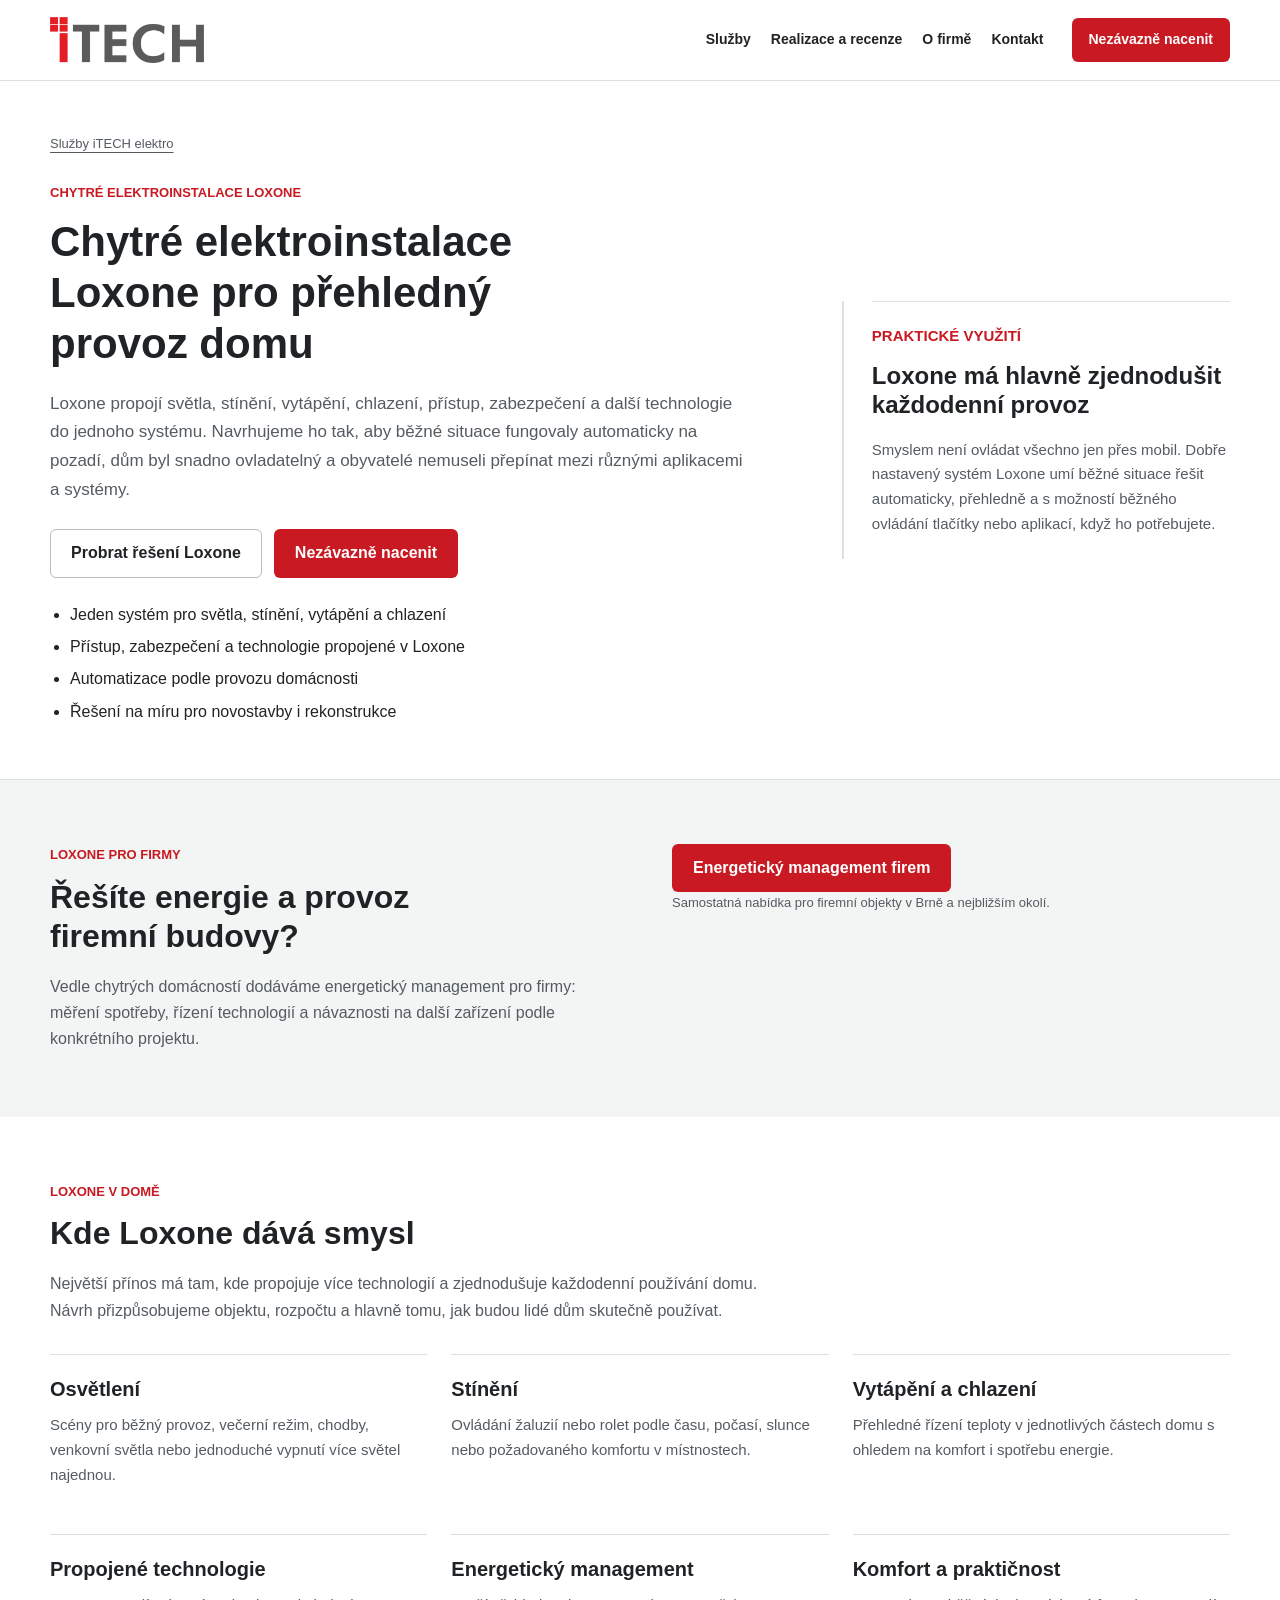
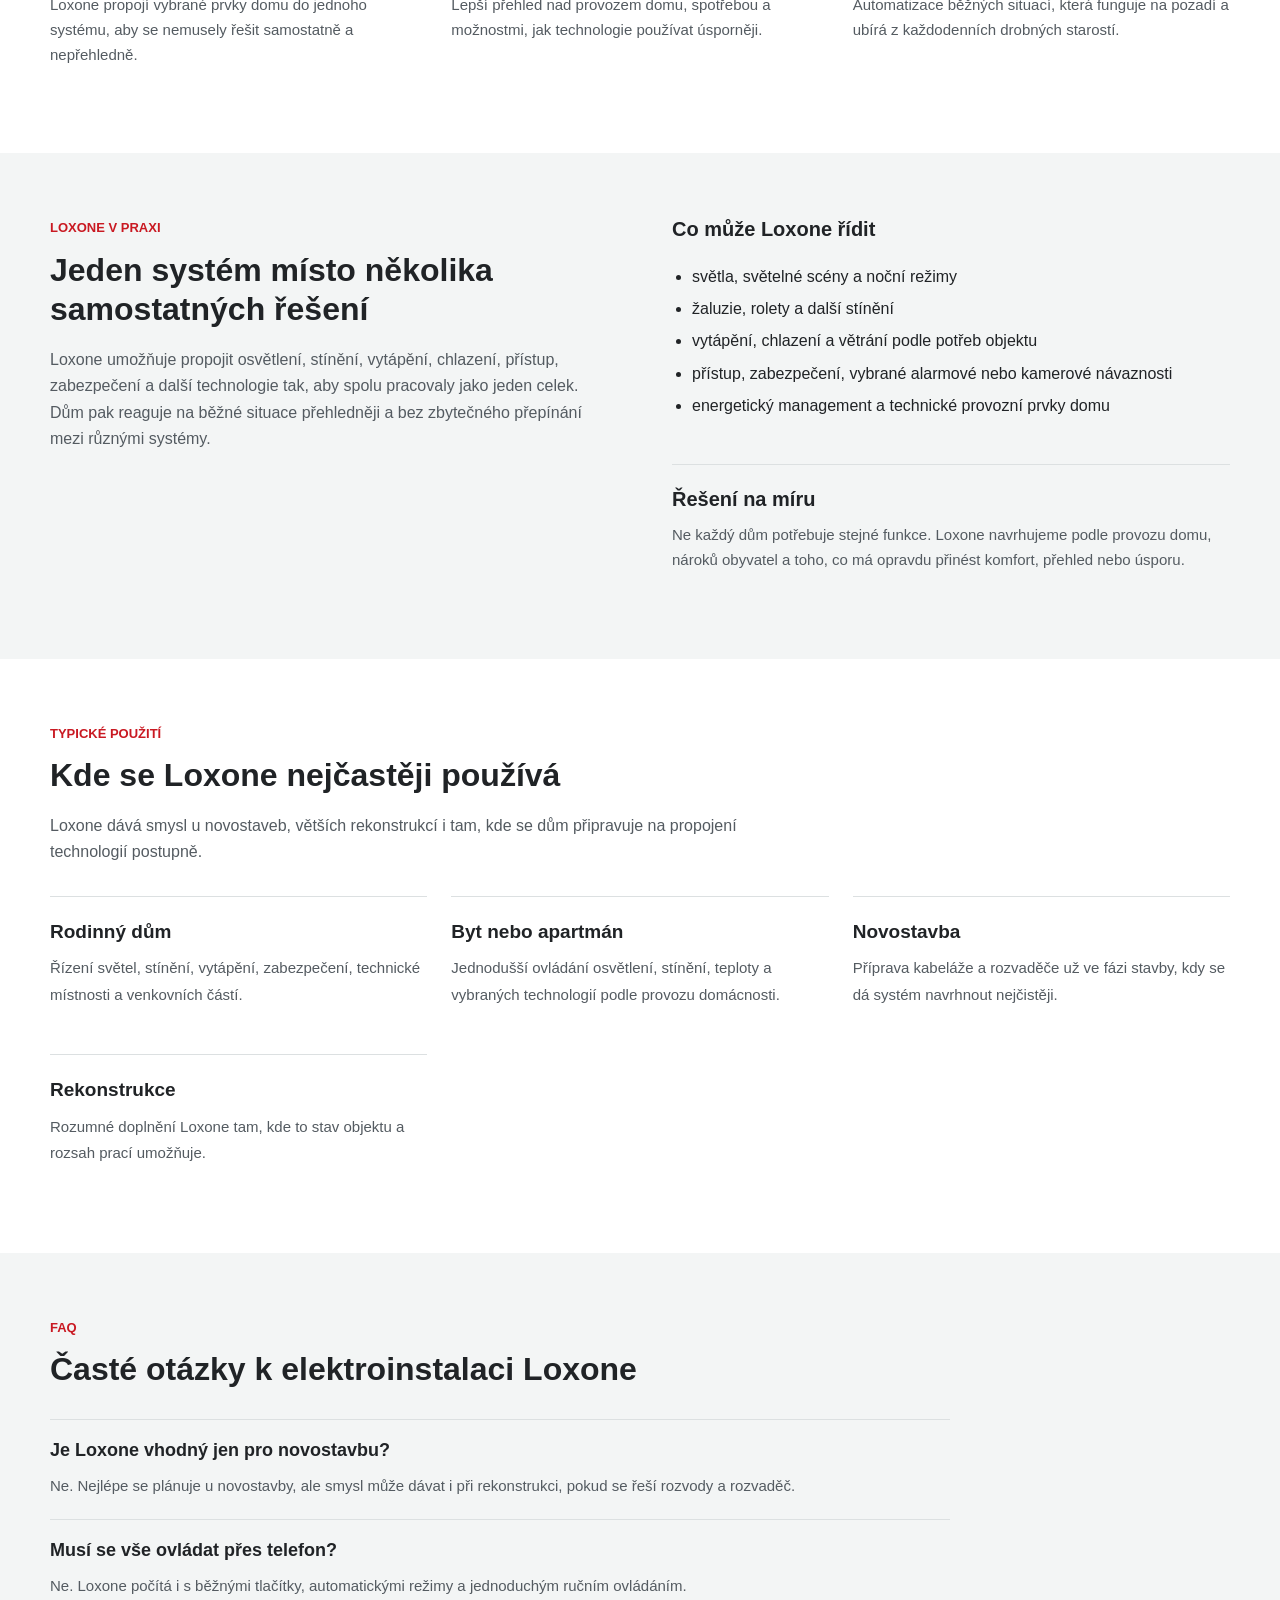
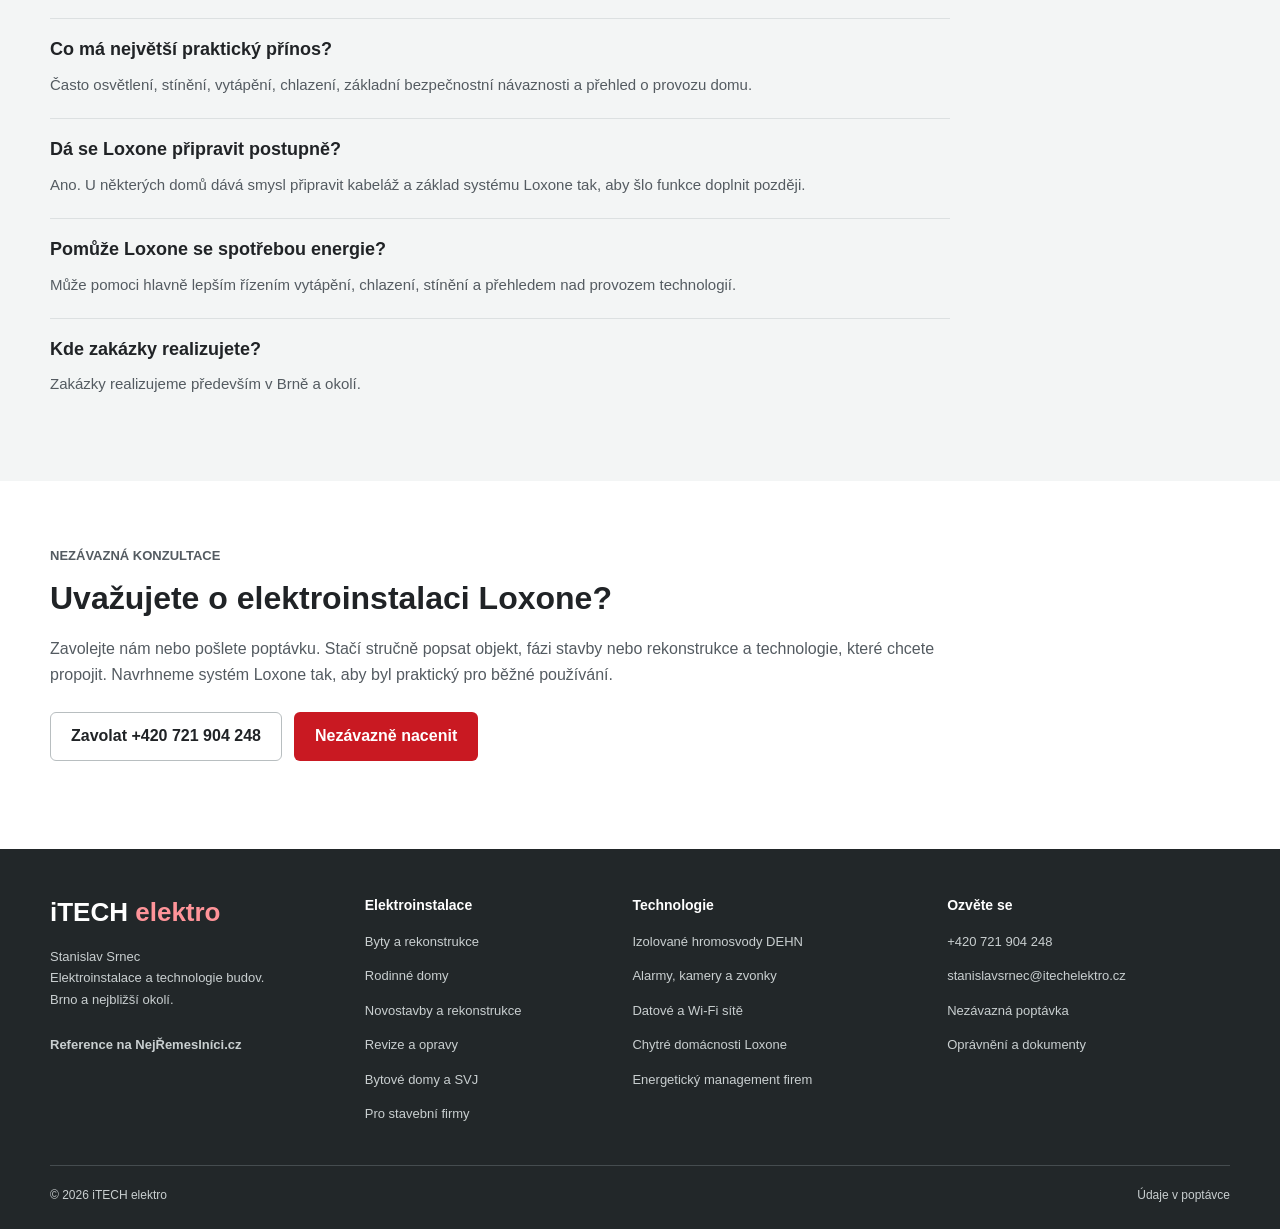
<file: chytre-elektroinstalace-loxone.html>
<!DOCTYPE html>
<html lang="cs">
<head>
  <meta charset="UTF-8">
  <meta name="viewport" content="width=device-width, initial-scale=1.0">
  <meta name="description" content="Chytré elektroinstalace Loxone v Brně a okolí. Jeden systém pro světla, stínění, vytápění, přístup, technologie a praktický provoz domu nebo bytu.">
  <meta name="theme-color" content="#e31b23">
  <title>Chytré elektroinstalace Loxone Brno | iTECH elektro</title>
  <link rel="canonical" href="https://itechelektro.cz/chytre-elektroinstalace-loxone.html">
  <meta property="og:type" content="website">
  <meta property="og:locale" content="cs_CZ">
  <meta property="og:site_name" content="iTECH elektro">
  <meta property="og:title" content="Chytré elektroinstalace Loxone Brno | iTECH elektro">
  <meta property="og:description" content="Chytré elektroinstalace Loxone v Brně a okolí pro domy a byty.">
  <meta property="og:url" content="https://itechelektro.cz/chytre-elektroinstalace-loxone.html">
  <meta property="og:image" content="https://itechelektro.cz/assets/images/logo.png">
  <meta name="twitter:card" content="summary">
  <meta name="twitter:title" content="Chytré elektroinstalace Loxone Brno | iTECH elektro">
  <meta name="twitter:description" content="Chytré elektroinstalace Loxone v Brně a okolí pro domy a byty.">
  <meta name="twitter:image" content="https://itechelektro.cz/assets/images/logo.png">
  <link rel="icon" type="image/png" href="assets/images/logo.png">
  <link rel="stylesheet" href="styles.css">
  <script type="application/ld+json">
{
  "@context": "https://schema.org",
  "@type": "Service",
  "name": "Chytré elektroinstalace Loxone",
  "provider": {
    "@type": "Electrician",
    "name": "iTECH elektro",
    "url": "https://itechelektro.cz/",
    "@id": "https://itechelektro.cz/#firma",
    "telephone": "+420721904248"
  },
  "areaServed": "Brno a nejbližší okolí",
  "serviceType": "Chytré elektroinstalace Loxone",
  "@id": "https://itechelektro.cz/chytre-elektroinstalace-loxone.html#sluzba",
  "url": "https://itechelektro.cz/chytre-elektroinstalace-loxone.html"
}
  </script>
</head>
<body>
  <a class="skip-link" href="#main-content">Přejít k obsahu</a>
  <header class="site-header">
    <div class="container topbar">
      <a class="brand" href="index.html#home" aria-label="iTECH elektro, úvodní stránka">
        <img src="assets/images/logo.png" alt="iTECH elektro" width="1069" height="320">
      </a>
      <nav id="main-nav" class="main-nav" aria-label="Hlavní navigace">
        <a href="index.html#rozcestnik">Služby</a>
        <a href="index.html#realizace">Realizace a recenze</a>
        <a href="index.html#o-firme">O firmě</a>
        <a href="index.html?inquiryType=Loxone#kontakt">Kontakt</a>
      </nav>
      <div class="header-actions">
        <a class="button button-primary header-quote" href="index.html?inquiryType=Loxone#kontakt">Nezávazně nacenit</a>
        <button class="menu-toggle" type="button" aria-label="Otevřít nabídku" title="Otevřít nabídku" aria-expanded="false" aria-controls="main-nav">
          <img src="assets/icons/menu.svg" alt="" width="24" height="24">
        </button>
      </div>
    </div>
  </header>

  <main id="main-content" class="service-page" tabindex="-1">
    <section class="hero-section service-hero">
      <div class="container hero-grid">
        <div class="hero-copy">
          <a class="breadcrumb-link" href="index.html#rozcestnik">Služby iTECH elektro</a>
          <p class="eyebrow">Chytré elektroinstalace Loxone</p>
          <h1>Chytré elektroinstalace Loxone pro přehledný provoz domu</h1>
          <p class="hero-text">
            Loxone propojí světla, stínění, vytápění, chlazení, přístup, zabezpečení a další technologie do jednoho systému.
            Navrhujeme ho tak, aby běžné situace fungovaly automaticky na pozadí, dům byl snadno ovladatelný
            a obyvatelé nemuseli přepínat mezi různými aplikacemi a systémy.
          </p>

          <div class="hero-actions">
            <a class="button button-secondary" href="tel:+420721904248">Probrat řešení Loxone</a>
            <a class="button button-primary" href="index.html?inquiryType=Loxone#kontakt">Nezávazně nacenit</a>
          </div>

          <ul class="hero-points">
            <li>Jeden systém pro světla, stínění, vytápění a chlazení</li>
            <li>Přístup, zabezpečení a technologie propojené v Loxone</li>
            <li>Automatizace podle provozu domácnosti</li>
            <li>Řešení na míru pro novostavby i rekonstrukce</li>
          </ul>
        </div>

        <aside class="hero-panel">
          <article class="feature-card accent-card service-summary-card">
            <p class="review-label">Praktické využití</p>
            <h2>Loxone má hlavně zjednodušit každodenní provoz</h2>
            <p>
              Smyslem není ovládat všechno jen přes mobil. Dobře nastavený systém Loxone umí běžné situace řešit automaticky,
              přehledně a s možností běžného ovládání tlačítky nebo aplikací, když ho potřebujete.
            </p>
          </article>
        </aside>
      </div>
    </section>

    <section class="content-section alt-section">
      <div class="container content-grid">
        <div class="section-copy"><p class="eyebrow">Loxone pro firmy</p><h2>Řešíte energie a provoz firemní budovy?</h2><p>Vedle chytrých domácností dodáváme energetický management pro firmy: měření spotřeby, řízení technologií a návaznosti na další zařízení podle konkrétního projektu.</p></div>
        <div><a class="button button-primary" href="energeticky-management-loxone.html">Energetický management firem</a><p class="small-note">Samostatná nabídka pro firemní objekty v Brně a nejbližším okolí.</p></div>
      </div>
    </section>

    <section class="content-section">
      <div class="container">
        <div class="section-heading">
          <p class="eyebrow">Loxone v domě</p>
          <h2>Kde Loxone dává smysl</h2>
          <p>
            Největší přínos má tam, kde propojuje více technologií a zjednodušuje každodenní používání domu.
            Návrh přizpůsobujeme objektu, rozpočtu a hlavně tomu, jak budou lidé dům skutečně používat.
          </p>
        </div>

        <div class="feature-grid">
          <article class="feature-card">
            <h3>Osvětlení</h3>
            <p>Scény pro běžný provoz, večerní režim, chodby, venkovní světla nebo jednoduché vypnutí více světel najednou.</p>
          </article>
          <article class="feature-card">
            <h3>Stínění</h3>
            <p>Ovládání žaluzií nebo rolet podle času, počasí, slunce nebo požadovaného komfortu v místnostech.</p>
          </article>
          <article class="feature-card">
            <h3>Vytápění a chlazení</h3>
            <p>Přehledné řízení teploty v jednotlivých částech domu s ohledem na komfort i spotřebu energie.</p>
          </article>
          <article class="feature-card">
            <h3>Propojené technologie</h3>
            <p>Loxone propojí vybrané prvky domu do jednoho systému, aby se nemusely řešit samostatně a nepřehledně.</p>
          </article>
          <article class="feature-card">
            <h3>Energetický management</h3>
            <p>Lepší přehled nad provozem domu, spotřebou a možnostmi, jak technologie používat úsporněji.</p>
          </article>
          <article class="feature-card">
            <h3>Komfort a praktičnost</h3>
            <p>Automatizace běžných situací, která funguje na pozadí a ubírá z každodenních drobných starostí.</p>
          </article>
        </div>
      </div>
    </section>

    <section class="content-section alt-section">
      <div class="container content-grid">
        <div class="section-copy">
          <p class="eyebrow">Loxone v praxi</p>
          <h2>Jeden systém místo několika samostatných řešení</h2>
          <p>
            Loxone umožňuje propojit osvětlení, stínění, vytápění, chlazení, přístup, zabezpečení
            a další technologie tak, aby spolu pracovaly jako jeden celek. Dům pak reaguje na běžné situace přehledněji
            a bez zbytečného přepínání mezi různými systémy.
          </p>
        </div>

        <div class="info-stack">
          <article class="feature-card">
            <h3>Co může Loxone řídit</h3>
            <ul class="feature-list">
              <li>světla, světelné scény a noční režimy</li>
              <li>žaluzie, rolety a další stínění</li>
              <li>vytápění, chlazení a větrání podle potřeb objektu</li>
              <li>přístup, zabezpečení, vybrané alarmové nebo kamerové návaznosti</li>
              <li>energetický management a technické provozní prvky domu</li>
            </ul>
          </article>
          <article class="feature-card accent-card">
            <h3>Řešení na míru</h3>
            <p>
              Ne každý dům potřebuje stejné funkce. Loxone navrhujeme podle provozu domu,
              nároků obyvatel a toho, co má opravdu přinést komfort, přehled nebo úsporu.
            </p>
          </article>
        </div>
      </div>
    </section>

    <section class="content-section">
      <div class="container">
        <div class="section-heading">
          <p class="eyebrow">Typické použití</p>
          <h2>Kde se Loxone nejčastěji používá</h2>
          <p>
            Loxone dává smysl u novostaveb, větších rekonstrukcí i tam, kde se dům připravuje
            na propojení technologií postupně.
          </p>
        </div>

        <div class="stats-row">
          <article class="stat-card">
            <strong>Rodinný dům</strong>
            <span>Řízení světel, stínění, vytápění, zabezpečení, technické místnosti a venkovních částí.</span>
          </article>
          <article class="stat-card">
            <strong>Byt nebo apartmán</strong>
            <span>Jednodušší ovládání osvětlení, stínění, teploty a vybraných technologií podle provozu domácnosti.</span>
          </article>
          <article class="stat-card">
            <strong>Novostavba</strong>
            <span>Příprava kabeláže a rozvaděče už ve fázi stavby, kdy se dá systém navrhnout nejčistěji.</span>
          </article>
          <article class="stat-card">
            <strong>Rekonstrukce</strong>
            <span>Rozumné doplnění Loxone tam, kde to stav objektu a rozsah prací umožňuje.</span>
          </article>
        </div>
      </div>
    </section>

    <section class="content-section alt-section">
      <div class="container">
        <div class="section-heading">
          <p class="eyebrow">FAQ</p>
          <h2>Časté otázky k elektroinstalaci Loxone</h2>
        </div>

        <div class="faq-list">
          <article class="feature-card">
            <h3>Je Loxone vhodný jen pro novostavbu?</h3>
            <p>Ne. Nejlépe se plánuje u novostavby, ale smysl může dávat i při rekonstrukci, pokud se řeší rozvody a rozvaděč.</p>
          </article>
          <article class="feature-card">
            <h3>Musí se vše ovládat přes telefon?</h3>
            <p>Ne. Loxone počítá i s běžnými tlačítky, automatickými režimy a jednoduchým ručním ovládáním.</p>
          </article>
          <article class="feature-card">
            <h3>Co má největší praktický přínos?</h3>
            <p>Často osvětlení, stínění, vytápění, chlazení, základní bezpečnostní návaznosti a přehled o provozu domu.</p>
          </article>
          <article class="feature-card">
            <h3>Dá se Loxone připravit postupně?</h3>
            <p>Ano. U některých domů dává smysl připravit kabeláž a základ systému Loxone tak, aby šlo funkce doplnit později.</p>
          </article>
          <article class="feature-card">
            <h3>Pomůže Loxone se spotřebou energie?</h3>
            <p>Může pomoci hlavně lepším řízením vytápění, chlazení, stínění a přehledem nad provozem technologií.</p>
          </article>
          <article class="feature-card">
            <h3>Kde zakázky realizujete?</h3>
            <p>Zakázky realizujeme především v Brně a okolí.</p>
          </article>
        </div>
      </div>
    </section>

    <section class="content-section">
      <div class="container">
        <div class="cta-panel">
          <p class="eyebrow">Nezávazná konzultace</p>
          <h2>Uvažujete o elektroinstalaci Loxone?</h2>
          <p>
            Zavolejte nám nebo pošlete poptávku. Stačí stručně popsat objekt, fázi stavby nebo rekonstrukce
            a technologie, které chcete propojit. Navrhneme systém Loxone tak, aby byl praktický pro běžné používání.
          </p>
          <div class="hero-actions">
            <a class="button button-secondary" href="tel:+420721904248">Zavolat +420 721 904 248</a>
            <a class="button button-primary" href="index.html?inquiryType=Loxone#kontakt">Nezávazně nacenit</a>
          </div>
        </div>
      </div>
    </section>
  </main>

  <footer class="site-footer">
    <div class="container footer-grid">
      <div>
        <a class="footer-brand" href="index.html#home">iTECH <span>elektro</span></a>
        <p>Stanislav Srnec<br>Elektroinstalace a technologie budov.<br>Brno a nejbližší okolí.</p>
        <a class="text-link" href="https://www.nejremeslnici.cz/profil/72179-stanislav-srnec-itech-elektro" target="_blank" rel="noopener noreferrer">Reference na NejŘemeslníci.cz</a>
      </div>
      <div>
        <h3>Elektroinstalace</h3>
        <ul>
          <li><a href="elektroinstalace-bytu.html">Byty a rekonstrukce</a></li>
          <li><a href="elektroinstalace-rodinnych-domu.html">Rodinné domy</a></li>
          <li><a href="elektroinstalace-novostavby-rekonstrukce.html">Novostavby a rekonstrukce</a></li>
          <li><a href="revize-porevizni-opravy.html">Revize a opravy</a></li>
          <li><a href="bytove-domy-svj-bytova-druzstva.html">Bytové domy a SVJ</a></li>
          <li><a href="spoluprace-stavebni-firmy.html">Pro stavební firmy</a></li>
        </ul>
      </div>
      <div>
        <h3>Technologie</h3>
        <ul>
          <li><a href="hvi-hromosvody.html">Izolované hromosvody DEHN</a></li>
          <li><a href="kamerove-systemy-zabezpeceni.html">Alarmy, kamery a zvonky</a></li>
          <li><a href="datove-wifi-site-brno.html">Datové a Wi-Fi sítě</a></li>
          <li><a href="chytre-elektroinstalace-loxone.html">Chytré domácnosti Loxone</a></li>
          <li><a href="energeticky-management-loxone.html">Energetický management firem</a></li>
        </ul>
      </div>
      <div>
        <h3>Ozvěte se</h3>
        <ul>
          <li><a href="tel:+420721904248">+420 721 904 248</a></li>
          <li><a href="mailto:stanislavsrnec@itechelektro.cz">stanislavsrnec@itechelektro.cz</a></li>
          <li><a href="index.html?inquiryType=Loxone#kontakt">Nezávazná poptávka</a></li>
          <li><a href="index.html#dokumenty">Oprávnění a dokumenty</a></li>
        </ul>
      </div>
    </div>
    <div class="container footer-bottom"><span>© <span id="current-year">2026</span> iTECH elektro</span><a href="index.html#soukromi">Údaje v poptávce</a></div>
  </footer>
  <div class="mobile-cta" aria-label="Rychlý kontakt">
    <a class="mobile-cta-call" href="tel:+420721904248"><img src="assets/icons/phone.svg" width="20" height="20" alt="">Zavolat</a>
    <a class="mobile-cta-form" href="index.html?inquiryType=Loxone#kontakt">Nezávazně nacenit<img src="assets/icons/arrow-right.svg" width="20" height="20" alt=""></a>
  </div>
  <script src="script.js" defer></script>
</body>
</html>
</file>
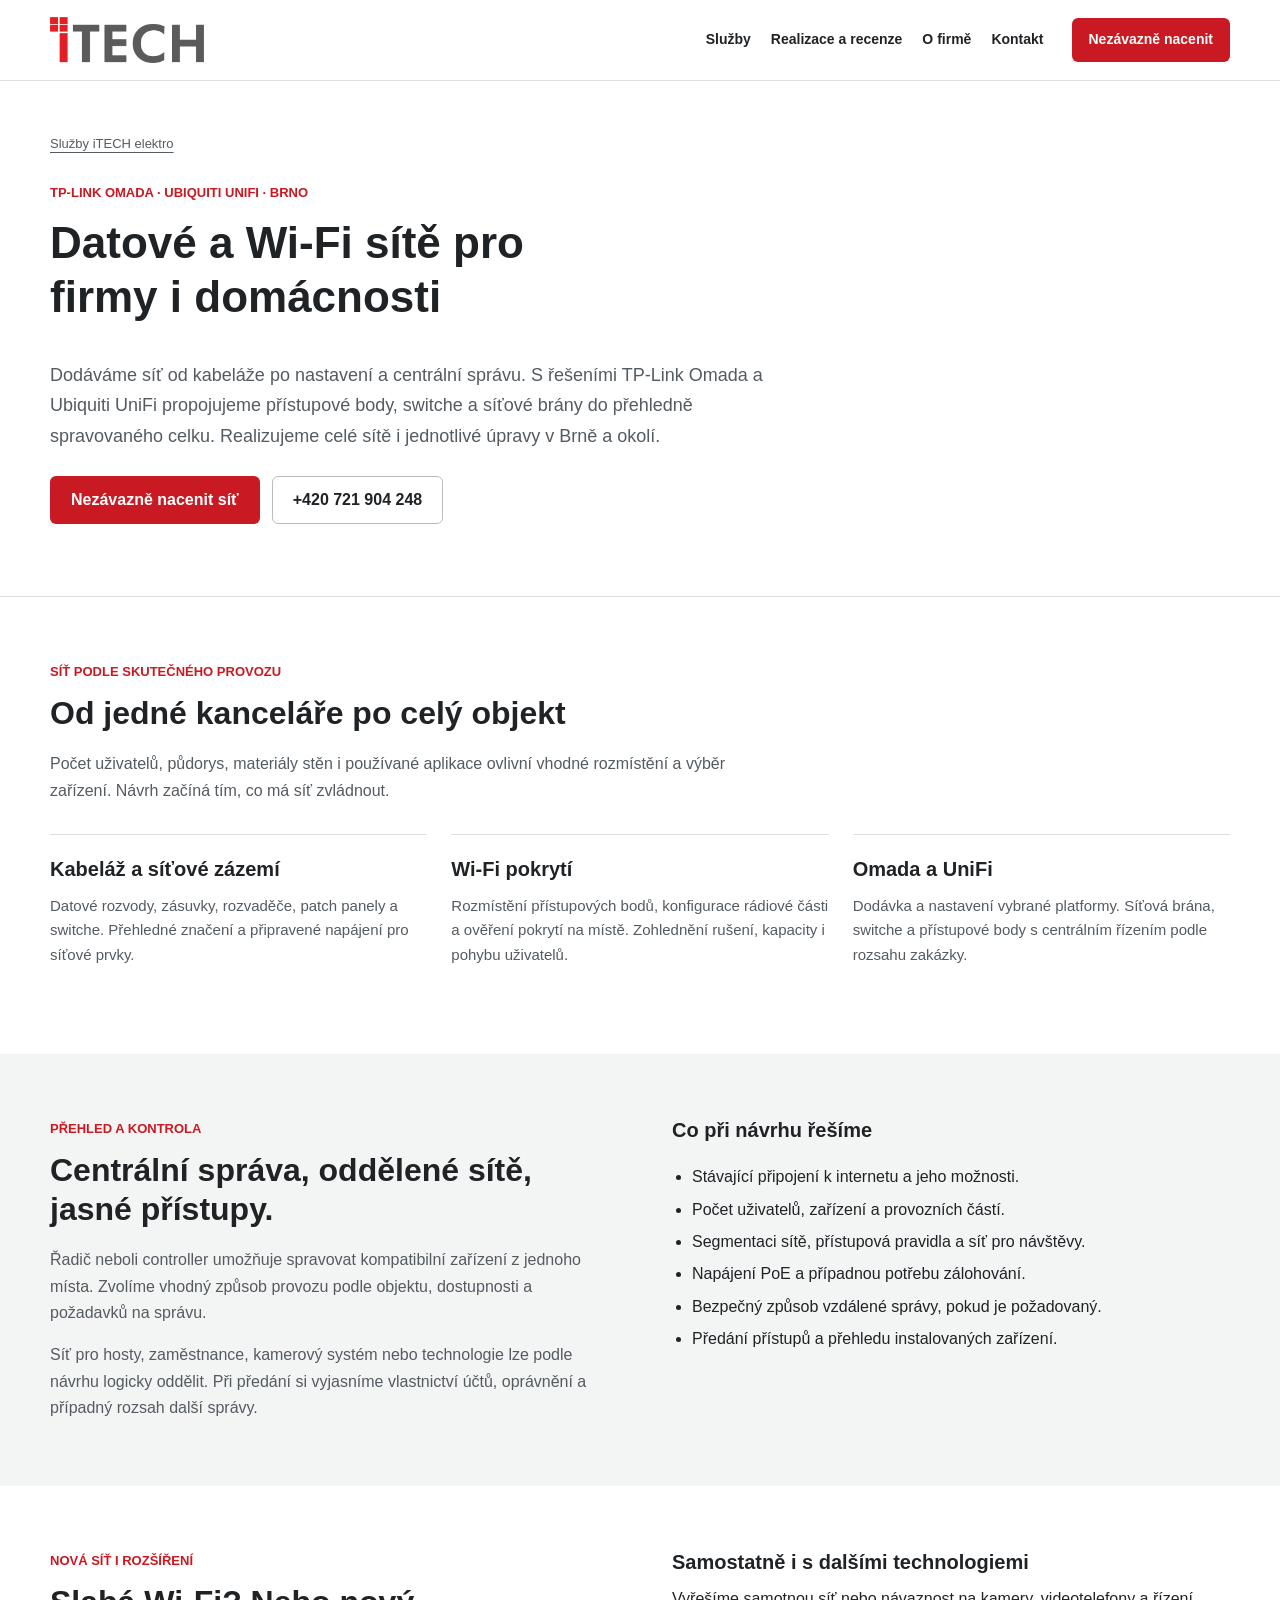
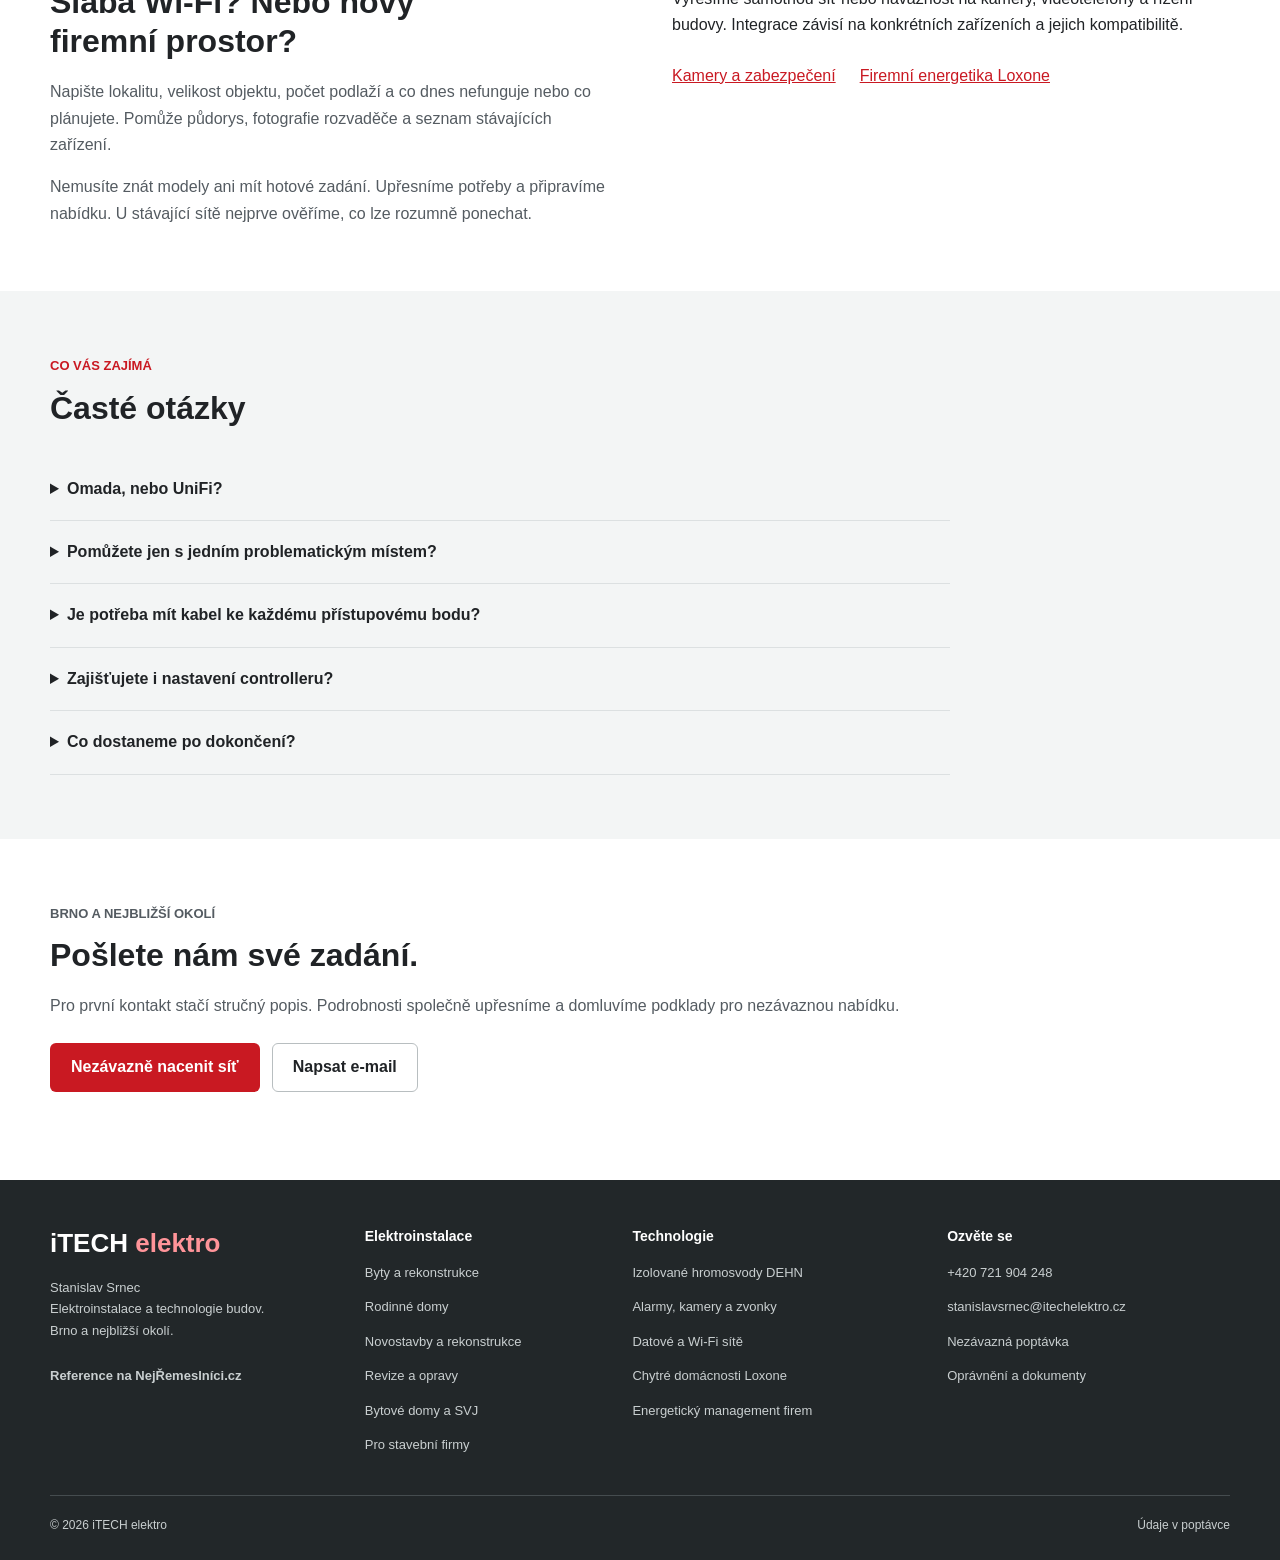
<file: datove-wifi-site-brno.html>
<!DOCTYPE html>
<html lang="cs">
<head>
  <meta charset="UTF-8">
  <meta name="viewport" content="width=device-width, initial-scale=1.0">
  <meta name="theme-color" content="#c91922">
  <meta name="description" content="Návrh a montáž datových a Wi-Fi sítí v Brně a okolí. TP-Link Omada, Ubiquiti UniFi, kabeláž, přístupové body a centrální správa pro firmy i domy.">
  <title>Wi-Fi sítě Brno | Omada a UniFi | iTECH elektro</title>
  <link rel="canonical" href="https://itechelektro.cz/datove-wifi-site-brno.html">
  <meta property="og:type" content="website">
  <meta property="og:locale" content="cs_CZ">
  <meta property="og:site_name" content="iTECH elektro">
  <meta property="og:title" content="Wi-Fi sítě Brno | Omada a UniFi | iTECH elektro">
  <meta property="og:description" content="Návrh a montáž datových a Wi-Fi sítí v Brně a okolí. TP-Link Omada, Ubiquiti UniFi, kabeláž, přístupové body a centrální správa pro firmy i domy.">
  <meta property="og:url" content="https://itechelektro.cz/datove-wifi-site-brno.html">
  <meta property="og:image" content="https://itechelektro.cz/assets/images/logo.png">
  <meta property="og:image:alt" content="iTECH elektro">
  <meta name="twitter:card" content="summary">
  <meta name="twitter:title" content="Wi-Fi sítě Brno | Omada a UniFi | iTECH elektro">
  <meta name="twitter:description" content="Návrh a montáž datových a Wi-Fi sítí v Brně a okolí. TP-Link Omada, Ubiquiti UniFi, kabeláž, přístupové body a centrální správa pro firmy i domy.">
  <meta name="twitter:image" content="https://itechelektro.cz/assets/images/logo.png">
  <link rel="icon" type="image/png" href="assets/images/logo.png">
  <link rel="stylesheet" href="styles.css">
  <script type="application/ld+json">{
  "@context": "https://schema.org",
  "@graph": [
    {
      "@type": "Service",
      "@id": "https://itechelektro.cz/datove-wifi-site-brno.html#sluzba",
      "name": "Datové a Wi-Fi sítě pro firmy i domácnosti",
      "url": "https://itechelektro.cz/datove-wifi-site-brno.html",
      "areaServed": "Brno a nejbližší okolí",
      "provider": {
        "@type": "Electrician",
        "@id": "https://itechelektro.cz/#firma",
        "name": "iTECH elektro",
        "url": "https://itechelektro.cz/",
        "telephone": "+420721904248"
      }
    },
    {
      "@type": "BreadcrumbList",
      "itemListElement": [
        {
          "@type": "ListItem",
          "position": 1,
          "name": "Služby iTECH elektro",
          "item": "https://itechelektro.cz/#rozcestnik"
        },
        {
          "@type": "ListItem",
          "position": 2,
          "name": "Datové a Wi-Fi sítě pro firmy i domácnosti",
          "item": "https://itechelektro.cz/datove-wifi-site-brno.html"
        }
      ]
    }
  ]
}</script>
</head>
<body>
  <a class="skip-link" href="#main-content">Přejít k obsahu</a>
  <header class="site-header">
    <div class="container topbar">
      <a class="brand" href="index.html#home" aria-label="iTECH elektro, úvodní stránka">
        <img src="assets/images/logo.png" alt="iTECH elektro" width="1069" height="320">
      </a>
      <nav id="main-nav" class="main-nav" aria-label="Hlavní navigace">
        <a href="index.html#rozcestnik">Služby</a>
        <a href="index.html#realizace">Realizace a recenze</a>
        <a href="index.html#o-firme">O firmě</a>
        <a href="index.html#kontakt">Kontakt</a>
      </nav>
      <div class="header-actions">
        <a class="button button-primary header-quote" href="index.html#kontakt">Nezávazně nacenit</a>
        <button class="menu-toggle" type="button" aria-label="Otevřít nabídku" title="Otevřít nabídku" aria-expanded="false" aria-controls="main-nav">
          <img src="assets/icons/menu.svg" alt="" width="24" height="24">
        </button>
      </div>
    </div>
  </header>
<main id="main-content" class="service-page" tabindex="-1"><section class="hero-section"><div class="container"><div class="service-intro"><a class="breadcrumb-link" href="index.html#rozcestnik">Služby iTECH elektro</a><p class="eyebrow">TP-Link Omada · Ubiquiti UniFi · Brno</p><h1>Datové a Wi-Fi sítě pro firmy i domácnosti</h1><p class="hero-text">Dodáváme síť od kabeláže po nastavení a centrální správu. S řešeními TP-Link Omada a Ubiquiti UniFi propojujeme přístupové body, switche a síťové brány do přehledně spravovaného celku. Realizujeme celé sítě i jednotlivé úpravy v Brně a okolí.</p><div class="hero-actions"><a class="button button-primary" href="index.html?inquiryType=Datov%C3%A9%20a%20Wi-Fi%20s%C3%ADt%C4%9B#kontakt">Nezávazně nacenit síť</a><a class="button button-secondary" href="tel:+420721904248">+420 721 904 248</a></div></div></div></section>
<section class="content-section"><div class="container">
  <div class="section-heading"><p class="eyebrow">Síť podle skutečného provozu</p><h2>Od jedné kanceláře po celý objekt</h2><p>Počet uživatelů, půdorys, materiály stěn i používané aplikace ovlivní vhodné rozmístění a výběr zařízení. Návrh začíná tím, co má síť zvládnout.</p></div>
  <div class="feature-grid">
    <article class="feature-card"><h3>Kabeláž a síťové zázemí</h3><p>Datové rozvody, zásuvky, rozvaděče, patch panely a switche. Přehledné značení a připravené napájení pro síťové prvky.</p></article>
    <article class="feature-card"><h3>Wi-Fi pokrytí</h3><p>Rozmístění přístupových bodů, konfigurace rádiové části a ověření pokrytí na místě. Zohlednění rušení, kapacity i pohybu uživatelů.</p></article>
    <article class="feature-card"><h3>Omada a UniFi</h3><p>Dodávka a nastavení vybrané platformy. Síťová brána, switche a přístupové body s centrálním řízením podle rozsahu zakázky.</p></article>
  </div>
</div></section>
<section class="content-section alt-section"><div class="container content-grid">
  <div class="section-copy"><p class="eyebrow">Přehled a kontrola</p><h2>Centrální správa, oddělené sítě, jasné přístupy.</h2><p>Řadič neboli controller umožňuje spravovat kompatibilní zařízení z jednoho místa. Zvolíme vhodný způsob provozu podle objektu, dostupnosti a požadavků na správu.</p><p>Síť pro hosty, zaměstnance, kamerový systém nebo technologie lze podle návrhu logicky oddělit. Při předání si vyjasníme vlastnictví účtů, oprávnění a případný rozsah další správy.</p></div>
  <div><h3>Co při návrhu řešíme</h3><ul class="feature-list"><li>Stávající připojení k internetu a jeho možnosti.</li><li>Počet uživatelů, zařízení a provozních částí.</li><li>Segmentaci sítě, přístupová pravidla a síť pro návštěvy.</li><li>Napájení PoE a případnou potřebu zálohování.</li><li>Bezpečný způsob vzdálené správy, pokud je požadovaný.</li><li>Předání přístupů a přehledu instalovaných zařízení.</li></ul></div>
</div></section>
<section class="content-section"><div class="container content-grid">
  <div class="section-copy"><p class="eyebrow">Nová síť i rozšíření</p><h2>Slabá Wi-Fi? Nebo nový firemní prostor?</h2><p>Napište lokalitu, velikost objektu, počet podlaží a co dnes nefunguje nebo co plánujete. Pomůže půdorys, fotografie rozvaděče a seznam stávajících zařízení.</p><p>Nemusíte znát modely ani mít hotové zadání. Upřesníme potřeby a připravíme nabídku. U stávající sítě nejprve ověříme, co lze rozumně ponechat.</p></div>
  <div><h3>Samostatně i s dalšími technologiemi</h3><p>Vyřešíme samotnou síť nebo návaznost na kamery, videotelefony a řízení budovy. Integrace závisí na konkrétních zařízeních a jejich kompatibilitě.</p><div class="related-services"><a href="kamerove-systemy-zabezpeceni.html">Kamery a zabezpečení</a><a href="energeticky-management-loxone.html">Firemní energetika Loxone</a></div></div>
</div></section>
<section class="content-section alt-section"><div class="container"><div class="section-heading"><p class="eyebrow">Co vás zajímá</p><h2>Časté otázky</h2></div><div class="faq-list"><details class="faq-item"><summary>Omada, nebo UniFi?</summary><p>Obě platformy nabízejí centrální správu kompatibilních síťových zařízení. Volba závisí na stávajícím vybavení, požadovaných funkcích, způsobu správy a rozpočtu. Konkrétní sestavu navrhneme podle zadání.</p></details>
<details class="faq-item"><summary>Pomůžete jen s jedním problematickým místem?</summary><p>Ano. Řešíme i dílčí rozšíření, doplnění kabeláže nebo přístupového bodu. Nejprve ověříme, zda je příčina v pokrytí, rušení, nastavení nebo samotném připojení.</p></details>
<details class="faq-item"><summary>Je potřeba mít kabel ke každému přístupovému bodu?</summary><p>Kabelové připojení bývá vhodným základem pro stabilní síť. Kde není možné, prověříme další varianty. Výsledek závisí na podmínkách prostoru a zvolených zařízeních.</p></details>
<details class="faq-item"><summary>Zajišťujete i nastavení controlleru?</summary><p>Ano, centrální řízení a konfiguraci řešíme jako součást dohodnuté dodávky. V nabídce vyjasníme způsob provozu i případné další náklady.</p></details>
<details class="faq-item"><summary>Co dostaneme po dokončení?</summary><p>Podle dohodnutého rozsahu předáme funkční síť, přehled zařízení, potřebné přístupy a seznámení se správou. Následnou správu nebo servis sjednáváme samostatně.</p></details></div></div></section>
<section class="content-section"><div class="container"><div class="cta-panel"><p class="eyebrow">Brno a nejbližší okolí</p><h2>Pošlete nám své zadání.</h2><p>Pro první kontakt stačí stručný popis. Podrobnosti společně upřesníme a domluvíme podklady pro nezávaznou nabídku.</p><div class="hero-actions"><a class="button button-primary" href="index.html?inquiryType=Datov%C3%A9%20a%20Wi-Fi%20s%C3%ADt%C4%9B#kontakt">Nezávazně nacenit síť</a><a class="button button-secondary" href="mailto:stanislavsrnec@itechelektro.cz">Napsat e-mail</a></div></div></div></section></main>
  <footer class="site-footer">
    <div class="container footer-grid">
      <div>
        <a class="footer-brand" href="index.html#home">iTECH <span>elektro</span></a>
        <p>Stanislav Srnec<br>Elektroinstalace a technologie budov.<br>Brno a nejbližší okolí.</p>
        <a class="text-link" href="https://www.nejremeslnici.cz/profil/72179-stanislav-srnec-itech-elektro" target="_blank" rel="noopener noreferrer">Reference na NejŘemeslníci.cz</a>
      </div>
      <div>
        <h3>Elektroinstalace</h3>
        <ul>
          <li><a href="elektroinstalace-bytu.html">Byty a rekonstrukce</a></li>
          <li><a href="elektroinstalace-rodinnych-domu.html">Rodinné domy</a></li>
          <li><a href="elektroinstalace-novostavby-rekonstrukce.html">Novostavby a rekonstrukce</a></li>
          <li><a href="revize-porevizni-opravy.html">Revize a opravy</a></li>
          <li><a href="bytove-domy-svj-bytova-druzstva.html">Bytové domy a SVJ</a></li>
          <li><a href="spoluprace-stavebni-firmy.html">Pro stavební firmy</a></li>
        </ul>
      </div>
      <div>
        <h3>Technologie</h3>
        <ul>
          <li><a href="hvi-hromosvody.html">Izolované hromosvody DEHN</a></li>
          <li><a href="kamerove-systemy-zabezpeceni.html">Alarmy, kamery a zvonky</a></li>
          <li><a href="datove-wifi-site-brno.html">Datové a Wi-Fi sítě</a></li>
          <li><a href="chytre-elektroinstalace-loxone.html">Chytré domácnosti Loxone</a></li>
          <li><a href="energeticky-management-loxone.html">Energetický management firem</a></li>
        </ul>
      </div>
      <div>
        <h3>Ozvěte se</h3>
        <ul>
          <li><a href="tel:+420721904248">+420 721 904 248</a></li>
          <li><a href="mailto:stanislavsrnec@itechelektro.cz">stanislavsrnec@itechelektro.cz</a></li>
          <li><a href="index.html?inquiryType=Datov%C3%A9%20a%20Wi-Fi%20s%C3%ADt%C4%9B#kontakt">Nezávazná poptávka</a></li>
          <li><a href="index.html#dokumenty">Oprávnění a dokumenty</a></li>
        </ul>
      </div>
    </div>
    <div class="container footer-bottom"><span>© <span id="current-year">2026</span> iTECH elektro</span><a href="index.html#soukromi">Údaje v poptávce</a></div>
  </footer>
  <div class="mobile-cta" aria-label="Rychlý kontakt">
    <a class="mobile-cta-call" href="tel:+420721904248"><img src="assets/icons/phone.svg" width="20" height="20" alt="">Zavolat</a>
    <a class="mobile-cta-form" href="index.html?inquiryType=Datov%C3%A9%20a%20Wi-Fi%20s%C3%ADt%C4%9B#kontakt">Nezávazně nacenit<img src="assets/icons/arrow-right.svg" width="20" height="20" alt=""></a>
  </div>
  <script src="script.js" defer></script>
</body>
</html>
</file>
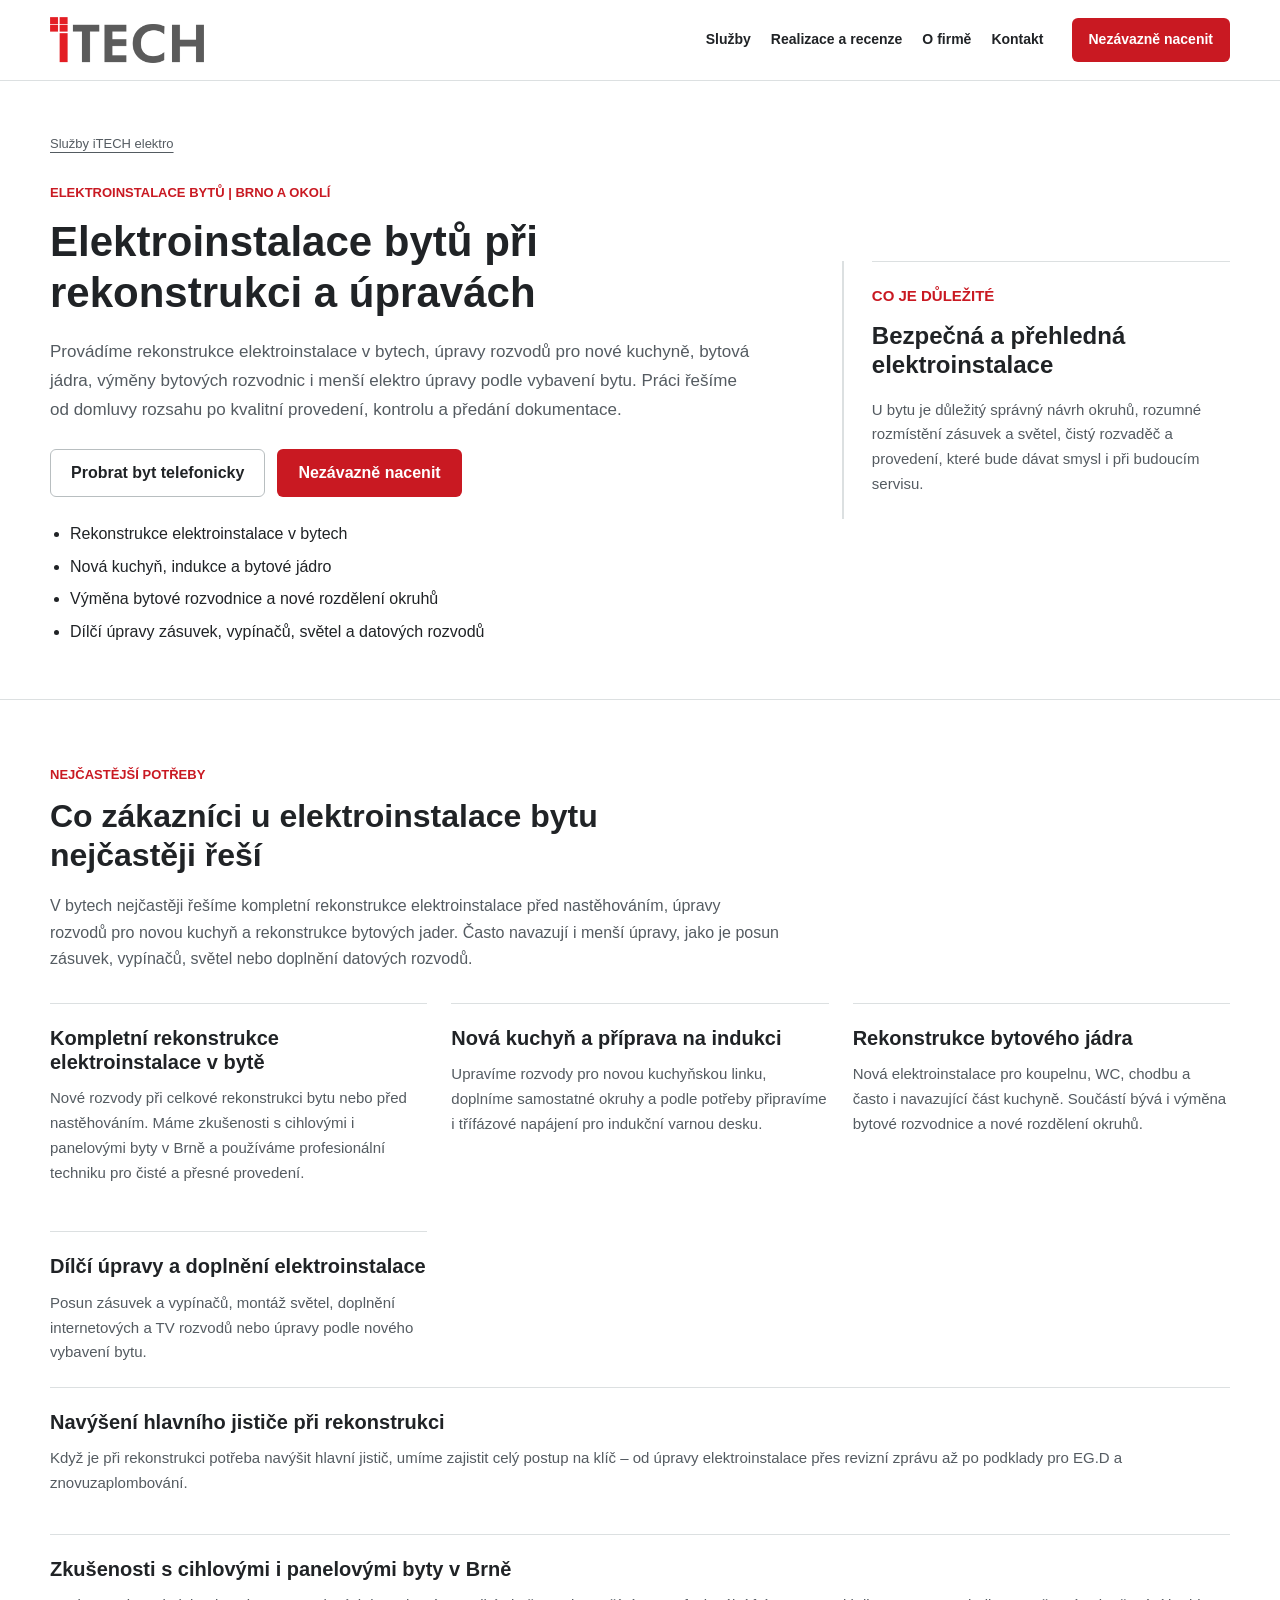
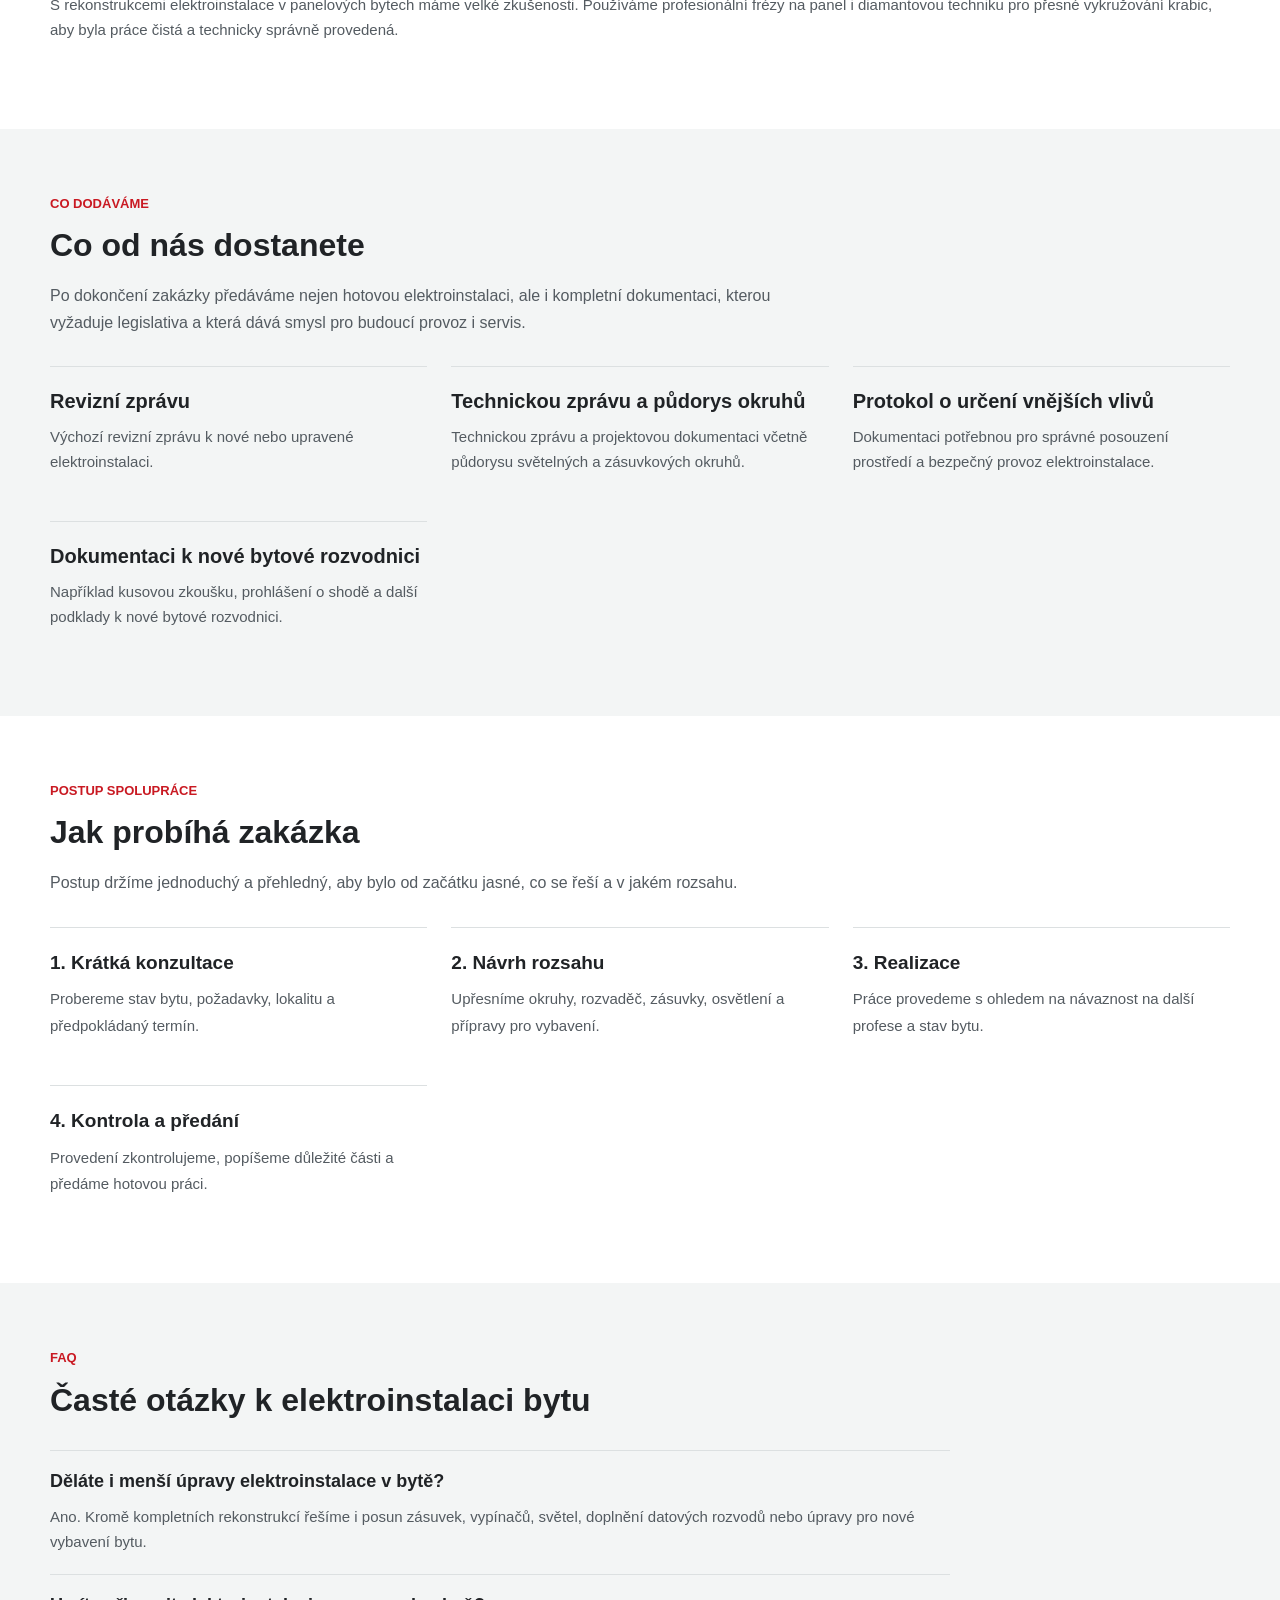
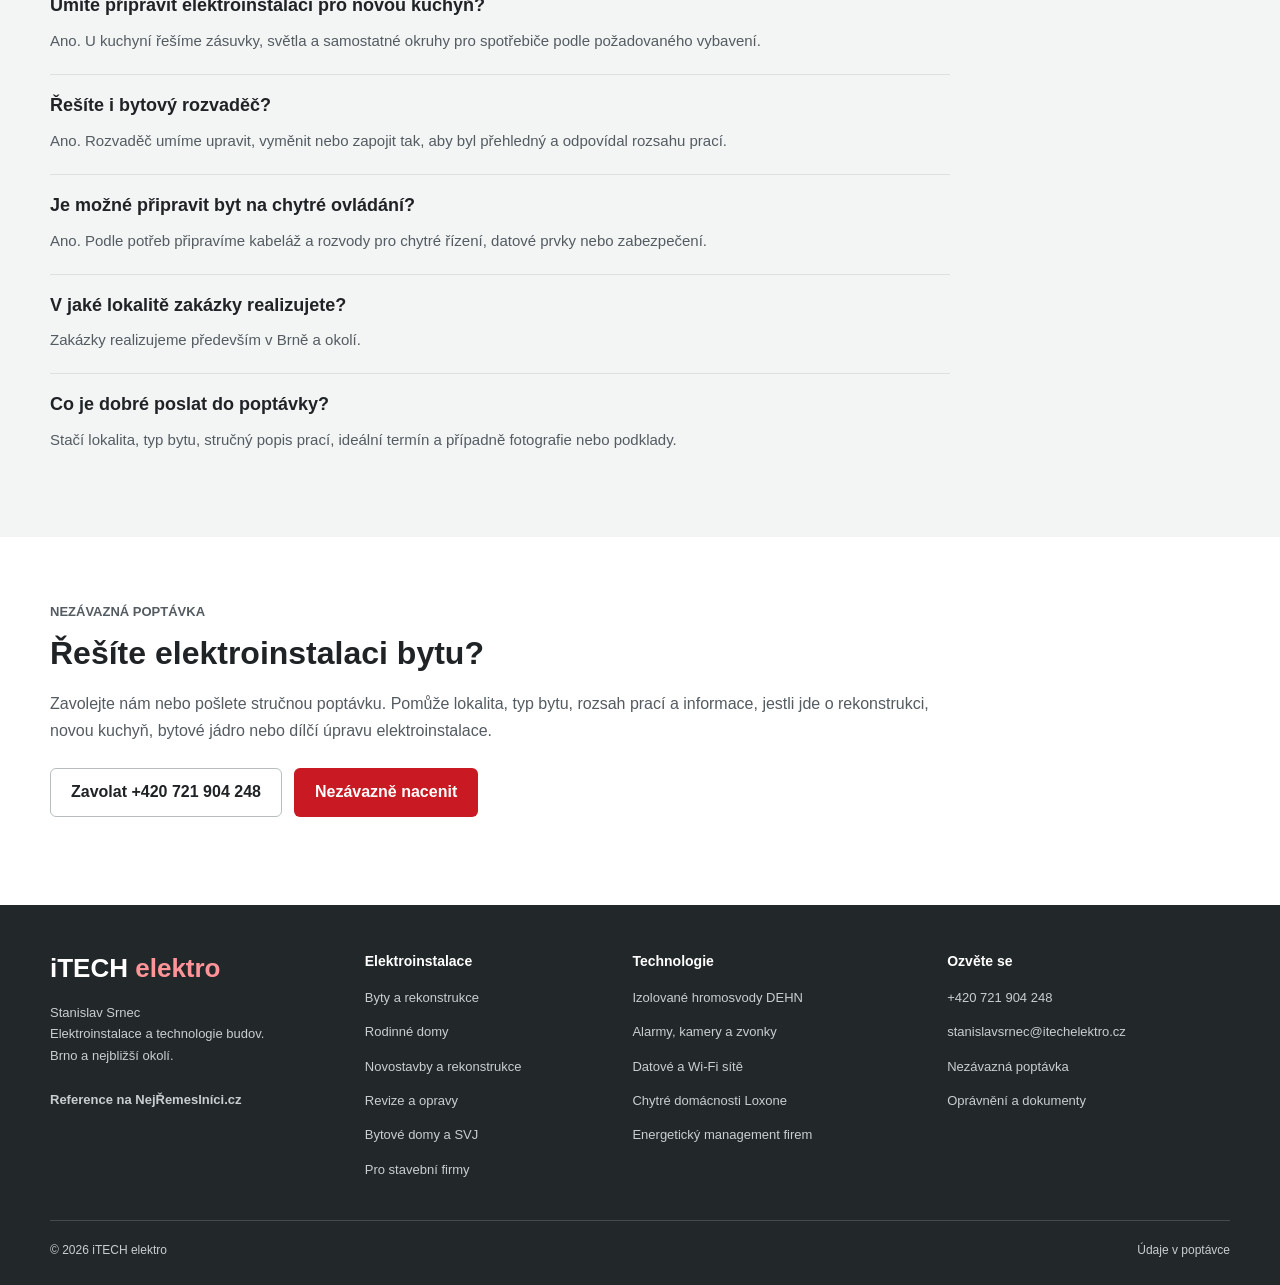
<file: elektroinstalace-bytu.html>
<!DOCTYPE html>
<html lang="cs">
<head>
  <meta charset="UTF-8">
  <meta name="viewport" content="width=device-width, initial-scale=1.0">
  <meta name="description" content="Elektroinstalace bytů v Brně a okolí při rekonstrukcích a úpravách. Nové rozvody, kuchyně, bytová jádra, rozvodnice, zásuvky, světla a datové rozvody.">
  <meta name="theme-color" content="#e31b23">
  <title>Elektroinstalace bytů Brno | iTECH elektro</title>
  <link rel="canonical" href="https://itechelektro.cz/elektroinstalace-bytu.html">
  <meta property="og:type" content="website">
  <meta property="og:locale" content="cs_CZ">
  <meta property="og:site_name" content="iTECH elektro">
  <meta property="og:title" content="Elektroinstalace bytů Brno | iTECH elektro">
  <meta property="og:description" content="Elektroinstalace bytů v Brně a okolí při rekonstrukcích a úpravách.">
  <meta property="og:url" content="https://itechelektro.cz/elektroinstalace-bytu.html">
  <meta property="og:image" content="https://itechelektro.cz/assets/images/logo.png">
  <meta name="twitter:card" content="summary">
  <meta name="twitter:title" content="Elektroinstalace bytů Brno | iTECH elektro">
  <meta name="twitter:description" content="Elektroinstalace bytů v Brně a okolí při rekonstrukcích a úpravách.">
  <meta name="twitter:image" content="https://itechelektro.cz/assets/images/logo.png">
  <link rel="icon" type="image/png" href="assets/images/logo.png">
  <link rel="stylesheet" href="styles.css">
  <script type="application/ld+json">
{
  "@context": "https://schema.org",
  "@type": "Service",
  "name": "Elektroinstalace bytů",
  "provider": {
    "@type": "Electrician",
    "name": "iTECH elektro",
    "url": "https://itechelektro.cz/",
    "@id": "https://itechelektro.cz/#firma",
    "telephone": "+420721904248"
  },
  "areaServed": "Brno a nejbližší okolí",
  "serviceType": "Elektroinstalace bytů při rekonstrukcích a úpravách",
  "@id": "https://itechelektro.cz/elektroinstalace-bytu.html#sluzba",
  "url": "https://itechelektro.cz/elektroinstalace-bytu.html"
}
  </script>
</head>
<body>
  <a class="skip-link" href="#main-content">Přejít k obsahu</a>
  <header class="site-header">
    <div class="container topbar">
      <a class="brand" href="index.html#home" aria-label="iTECH elektro, úvodní stránka">
        <img src="assets/images/logo.png" alt="iTECH elektro" width="1069" height="320">
      </a>
      <nav id="main-nav" class="main-nav" aria-label="Hlavní navigace">
        <a href="index.html#rozcestnik">Služby</a>
        <a href="index.html#realizace">Realizace a recenze</a>
        <a href="index.html#o-firme">O firmě</a>
        <a href="index.html?inquiryType=Elektroinstalace#kontakt">Kontakt</a>
      </nav>
      <div class="header-actions">
        <a class="button button-primary header-quote" href="index.html?inquiryType=Elektroinstalace#kontakt">Nezávazně nacenit</a>
        <button class="menu-toggle" type="button" aria-label="Otevřít nabídku" title="Otevřít nabídku" aria-expanded="false" aria-controls="main-nav">
          <img src="assets/icons/menu.svg" alt="" width="24" height="24">
        </button>
      </div>
    </div>
  </header>

  <main id="main-content" class="service-page" tabindex="-1">
    <section class="hero-section service-hero">
      <div class="container hero-grid">
        <div class="hero-copy">
          <a class="breadcrumb-link" href="index.html#rozcestnik">Služby iTECH elektro</a>
          <p class="eyebrow">Elektroinstalace bytů | Brno a okolí</p>
          <h1>Elektroinstalace bytů při rekonstrukci a úpravách</h1>
          <p class="hero-text">
            Provádíme rekonstrukce elektroinstalace v bytech, úpravy rozvodů pro nové kuchyně,
            bytová jádra, výměny bytových rozvodnic i menší elektro úpravy podle vybavení bytu.
            Práci řešíme od domluvy rozsahu po kvalitní provedení, kontrolu a předání dokumentace.
          </p>

          <div class="hero-actions">
            <a class="button button-secondary" href="tel:+420721904248">Probrat byt telefonicky</a>
            <a class="button button-primary" href="index.html?inquiryType=Elektroinstalace#kontakt">Nezávazně nacenit</a>
          </div>

          <ul class="hero-points">
            <li>Rekonstrukce elektroinstalace v bytech</li>
            <li>Nová kuchyň, indukce a bytové jádro</li>
            <li>Výměna bytové rozvodnice a nové rozdělení okruhů</li>
            <li>Dílčí úpravy zásuvek, vypínačů, světel a datových rozvodů</li>
          </ul>
        </div>

        <aside class="hero-panel">
          <article class="feature-card accent-card service-summary-card">
            <p class="review-label">Co je důležité</p>
            <h2>Bezpečná a přehledná elektroinstalace</h2>
            <p>
              U bytu je důležitý správný návrh okruhů, rozumné rozmístění zásuvek a světel,
              čistý rozvaděč a provedení, které bude dávat smysl i při budoucím servisu.
            </p>
          </article>
        </aside>
      </div>
    </section>

    <section class="content-section">
      <div class="container">
        <div class="section-heading">
          <p class="eyebrow">Nejčastější potřeby</p>
          <h2>Co zákazníci u elektroinstalace bytu nejčastěji řeší</h2>
          <p>
            V bytech nejčastěji řešíme kompletní rekonstrukce elektroinstalace před nastěhováním, úpravy rozvodů pro novou kuchyň a rekonstrukce bytových jader. Často navazují i menší úpravy, jako je posun zásuvek, vypínačů, světel nebo doplnění datových rozvodů.
          </p>
        </div>

        <div class="feature-grid">
          <article class="feature-card">
            <h3>Kompletní rekonstrukce elektroinstalace v bytě</h3>
            <p>Nové rozvody při celkové rekonstrukci bytu nebo před nastěhováním. Máme zkušenosti s cihlovými i panelovými byty v Brně a používáme profesionální techniku pro čisté a přesné provedení.</p>
          </article>
          <article class="feature-card">
            <h3>Nová kuchyň a příprava na indukci</h3>
            <p>Upravíme rozvody pro novou kuchyňskou linku, doplníme samostatné okruhy a podle potřeby připravíme i třífázové napájení pro indukční varnou desku.</p>
          </article>
          <article class="feature-card">
            <h3>Rekonstrukce bytového jádra</h3>
            <p>Nová elektroinstalace pro koupelnu, WC, chodbu a často i navazující část kuchyně. Součástí bývá i výměna bytové rozvodnice a nové rozdělení okruhů.</p>
          </article>
          <article class="feature-card">
            <h3>Dílčí úpravy a doplnění elektroinstalace</h3>
            <p>Posun zásuvek a vypínačů, montáž světel, doplnění internetových a TV rozvodů nebo úpravy podle nového vybavení bytu.</p>
          </article>
        </div>

        <div class="info-stack contact-cards">
          <article class="feature-card accent-card">
            <h3>Navýšení hlavního jističe při rekonstrukci</h3>
            <p>Když je při rekonstrukci potřeba navýšit hlavní jistič, umíme zajistit celý postup na klíč – od úpravy elektroinstalace přes revizní zprávu až po podklady pro EG.D a znovuzaplombování.</p>
          </article>
          <article class="feature-card">
            <h3>Zkušenosti s cihlovými i panelovými byty v Brně</h3>
            <p>S rekonstrukcemi elektroinstalace v panelových bytech máme velké zkušenosti. Používáme profesionální frézy na panel i diamantovou techniku pro přesné vykružování krabic, aby byla práce čistá a technicky správně provedená.</p>
          </article>
        </div>
      </div>
    </section>

    <section class="content-section alt-section">
      <div class="container">
        <div class="section-heading">
          <p class="eyebrow">Co dodáváme</p>
          <h2>Co od nás dostanete</h2>
          <p>
            Po dokončení zakázky předáváme nejen hotovou elektroinstalaci, ale i kompletní dokumentaci, kterou vyžaduje legislativa a která dává smysl pro budoucí provoz i servis.
          </p>
        </div>

        <div class="feature-grid">
          <article class="feature-card">
            <h3>Revizní zprávu</h3>
            <p>Výchozí revizní zprávu k nové nebo upravené elektroinstalaci.</p>
          </article>
          <article class="feature-card">
            <h3>Technickou zprávu a půdorys okruhů</h3>
            <p>Technickou zprávu a projektovou dokumentaci včetně půdorysu světelných a zásuvkových okruhů.</p>
          </article>
          <article class="feature-card">
            <h3>Protokol o určení vnějších vlivů</h3>
            <p>Dokumentaci potřebnou pro správné posouzení prostředí a bezpečný provoz elektroinstalace.</p>
          </article>
          <article class="feature-card">
            <h3>Dokumentaci k nové bytové rozvodnici</h3>
            <p>Například kusovou zkoušku, prohlášení o shodě a další podklady k nové bytové rozvodnici.</p>
          </article>
        </div>
      </div>
    </section>

    <section class="content-section">
      <div class="container">
        <div class="section-heading">
          <p class="eyebrow">Postup spolupráce</p>
          <h2>Jak probíhá zakázka</h2>
          <p>Postup držíme jednoduchý a přehledný, aby bylo od začátku jasné, co se řeší a v jakém rozsahu.</p>
        </div>

        <div class="stats-row">
          <article class="stat-card">
            <strong>1. Krátká konzultace</strong>
            <span>Probereme stav bytu, požadavky, lokalitu a předpokládaný termín.</span>
          </article>
          <article class="stat-card">
            <strong>2. Návrh rozsahu</strong>
            <span>Upřesníme okruhy, rozvaděč, zásuvky, osvětlení a přípravy pro vybavení.</span>
          </article>
          <article class="stat-card">
            <strong>3. Realizace</strong>
            <span>Práce provedeme s ohledem na návaznost na další profese a stav bytu.</span>
          </article>
          <article class="stat-card">
            <strong>4. Kontrola a předání</strong>
            <span>Provedení zkontrolujeme, popíšeme důležité části a předáme hotovou práci.</span>
          </article>
        </div>
      </div>
    </section>

    <section class="content-section alt-section">
      <div class="container">
        <div class="section-heading">
          <p class="eyebrow">FAQ</p>
          <h2>Časté otázky k elektroinstalaci bytu</h2>
        </div>

        <div class="faq-list">
          <article class="feature-card">
            <h3>Děláte i menší úpravy elektroinstalace v bytě?</h3>
            <p>Ano. Kromě kompletních rekonstrukcí řešíme i posun zásuvek, vypínačů, světel, doplnění datových rozvodů nebo úpravy pro nové vybavení bytu.</p>
          </article>
          <article class="feature-card">
            <h3>Umíte připravit elektroinstalaci pro novou kuchyň?</h3>
            <p>Ano. U kuchyní řešíme zásuvky, světla a samostatné okruhy pro spotřebiče podle požadovaného vybavení.</p>
          </article>
          <article class="feature-card">
            <h3>Řešíte i bytový rozvaděč?</h3>
            <p>Ano. Rozvaděč umíme upravit, vyměnit nebo zapojit tak, aby byl přehledný a odpovídal rozsahu prací.</p>
          </article>
          <article class="feature-card">
            <h3>Je možné připravit byt na chytré ovládání?</h3>
            <p>Ano. Podle potřeb připravíme kabeláž a rozvody pro chytré řízení, datové prvky nebo zabezpečení.</p>
          </article>
          <article class="feature-card">
            <h3>V jaké lokalitě zakázky realizujete?</h3>
            <p>Zakázky realizujeme především v Brně a okolí.</p>
          </article>
          <article class="feature-card">
            <h3>Co je dobré poslat do poptávky?</h3>
            <p>Stačí lokalita, typ bytu, stručný popis prací, ideální termín a případně fotografie nebo podklady.</p>
          </article>
        </div>
      </div>
    </section>

    <section class="content-section">
      <div class="container">
        <div class="cta-panel">
          <p class="eyebrow">Nezávazná poptávka</p>
          <h2>Řešíte elektroinstalaci bytu?</h2>
          <p>
            Zavolejte nám nebo pošlete stručnou poptávku. Pomůže lokalita, typ bytu, rozsah prací
            a informace, jestli jde o rekonstrukci, novou kuchyň, bytové jádro nebo dílčí úpravu elektroinstalace.
          </p>
          <div class="hero-actions">
            <a class="button button-secondary" href="tel:+420721904248">Zavolat +420 721 904 248</a>
            <a class="button button-primary" href="index.html?inquiryType=Elektroinstalace#kontakt">Nezávazně nacenit</a>
          </div>
        </div>
      </div>
    </section>
  </main>

  <footer class="site-footer">
    <div class="container footer-grid">
      <div>
        <a class="footer-brand" href="index.html#home">iTECH <span>elektro</span></a>
        <p>Stanislav Srnec<br>Elektroinstalace a technologie budov.<br>Brno a nejbližší okolí.</p>
        <a class="text-link" href="https://www.nejremeslnici.cz/profil/72179-stanislav-srnec-itech-elektro" target="_blank" rel="noopener noreferrer">Reference na NejŘemeslníci.cz</a>
      </div>
      <div>
        <h3>Elektroinstalace</h3>
        <ul>
          <li><a href="elektroinstalace-bytu.html">Byty a rekonstrukce</a></li>
          <li><a href="elektroinstalace-rodinnych-domu.html">Rodinné domy</a></li>
          <li><a href="elektroinstalace-novostavby-rekonstrukce.html">Novostavby a rekonstrukce</a></li>
          <li><a href="revize-porevizni-opravy.html">Revize a opravy</a></li>
          <li><a href="bytove-domy-svj-bytova-druzstva.html">Bytové domy a SVJ</a></li>
          <li><a href="spoluprace-stavebni-firmy.html">Pro stavební firmy</a></li>
        </ul>
      </div>
      <div>
        <h3>Technologie</h3>
        <ul>
          <li><a href="hvi-hromosvody.html">Izolované hromosvody DEHN</a></li>
          <li><a href="kamerove-systemy-zabezpeceni.html">Alarmy, kamery a zvonky</a></li>
          <li><a href="datove-wifi-site-brno.html">Datové a Wi-Fi sítě</a></li>
          <li><a href="chytre-elektroinstalace-loxone.html">Chytré domácnosti Loxone</a></li>
          <li><a href="energeticky-management-loxone.html">Energetický management firem</a></li>
        </ul>
      </div>
      <div>
        <h3>Ozvěte se</h3>
        <ul>
          <li><a href="tel:+420721904248">+420 721 904 248</a></li>
          <li><a href="mailto:stanislavsrnec@itechelektro.cz">stanislavsrnec@itechelektro.cz</a></li>
          <li><a href="index.html?inquiryType=Elektroinstalace#kontakt">Nezávazná poptávka</a></li>
          <li><a href="index.html#dokumenty">Oprávnění a dokumenty</a></li>
        </ul>
      </div>
    </div>
    <div class="container footer-bottom"><span>© <span id="current-year">2026</span> iTECH elektro</span><a href="index.html#soukromi">Údaje v poptávce</a></div>
  </footer>
  <div class="mobile-cta" aria-label="Rychlý kontakt">
    <a class="mobile-cta-call" href="tel:+420721904248"><img src="assets/icons/phone.svg" width="20" height="20" alt="">Zavolat</a>
    <a class="mobile-cta-form" href="index.html?inquiryType=Elektroinstalace#kontakt">Nezávazně nacenit<img src="assets/icons/arrow-right.svg" width="20" height="20" alt=""></a>
  </div>
  <script src="script.js" defer></script>
</body>
</html>
</file>
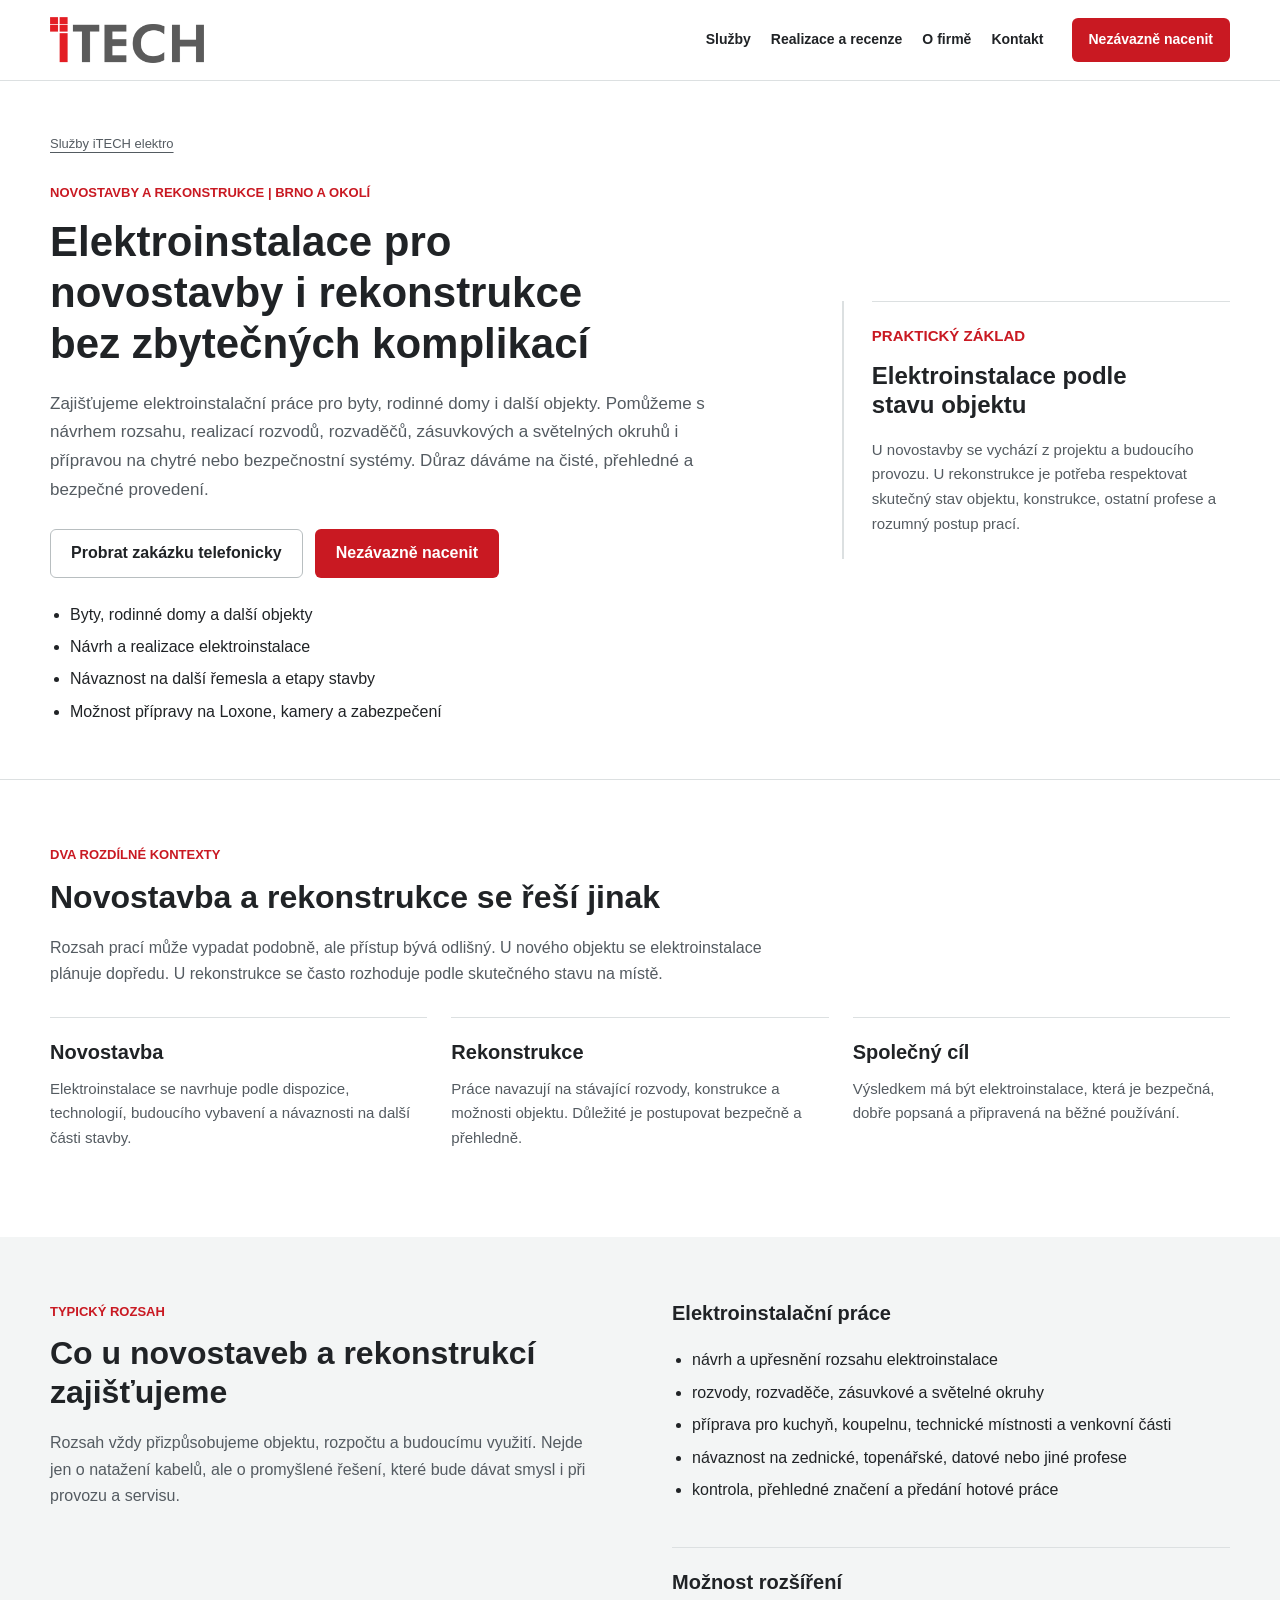
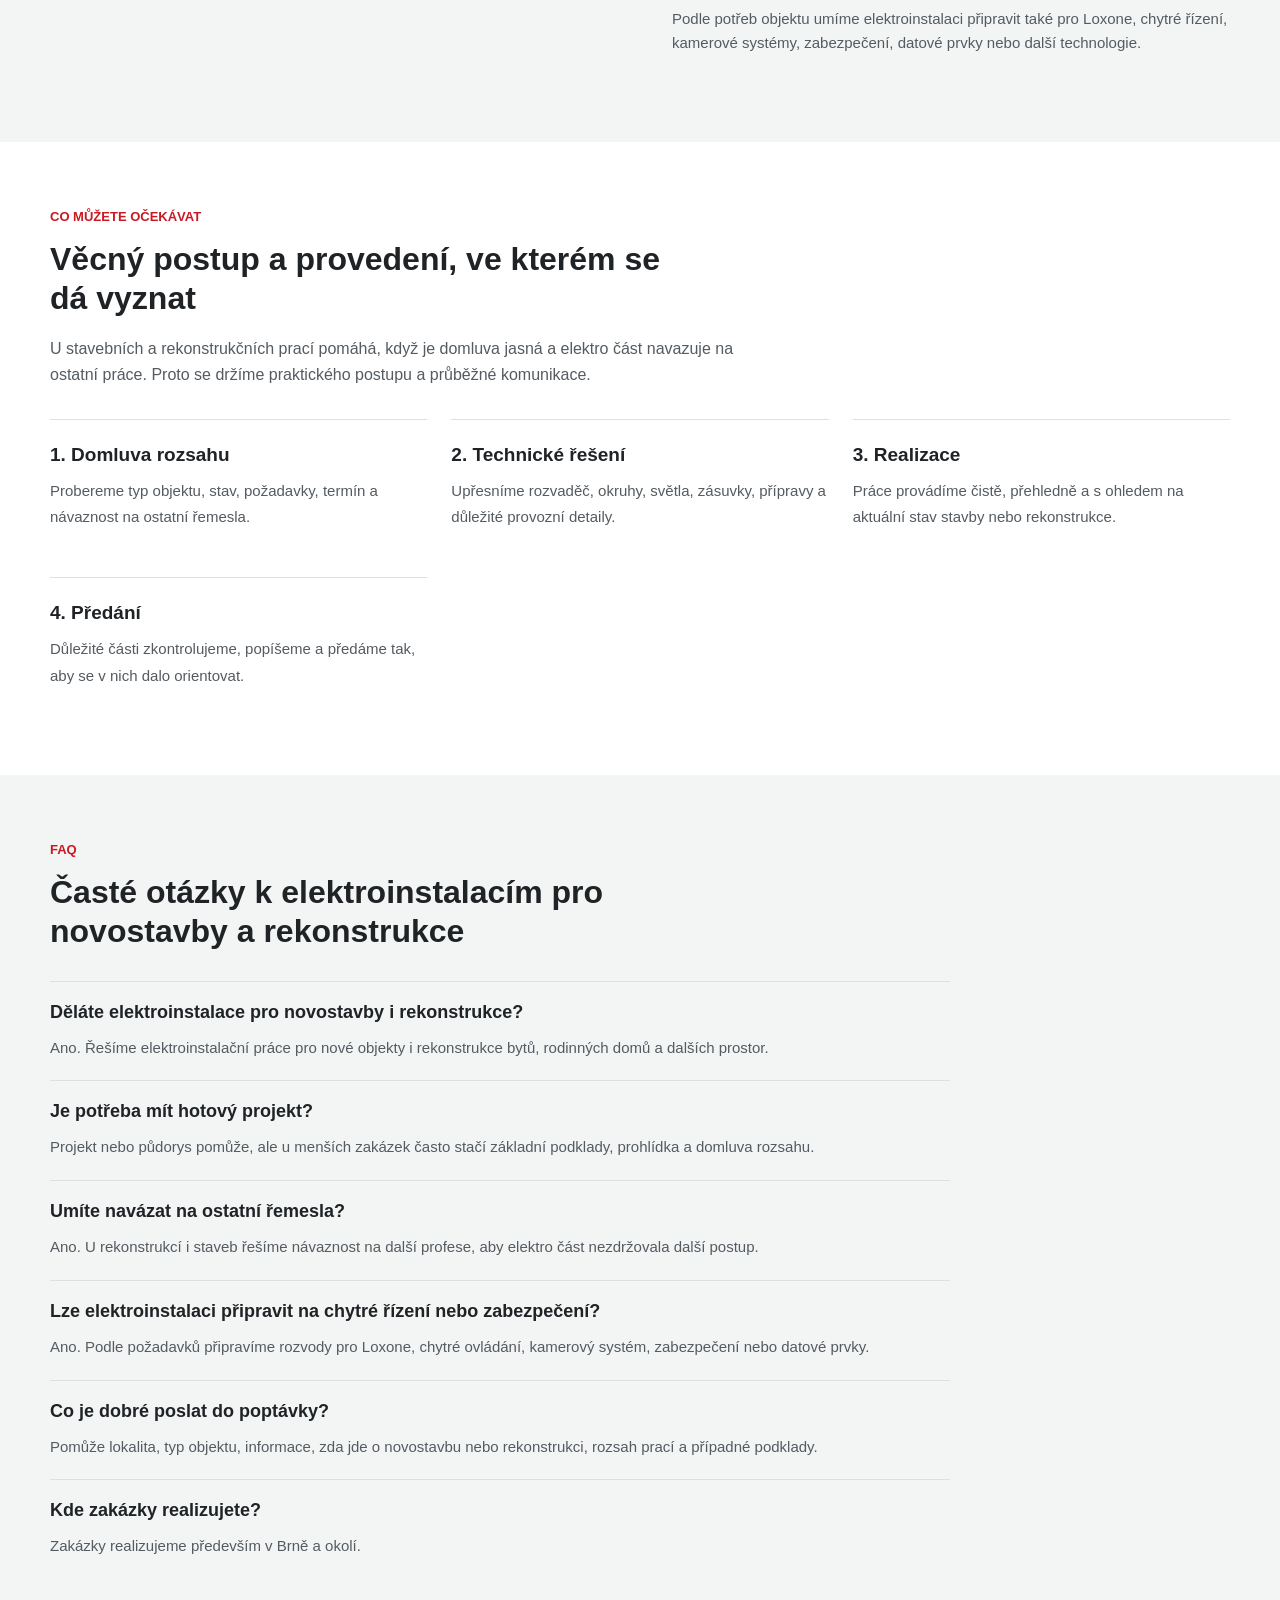
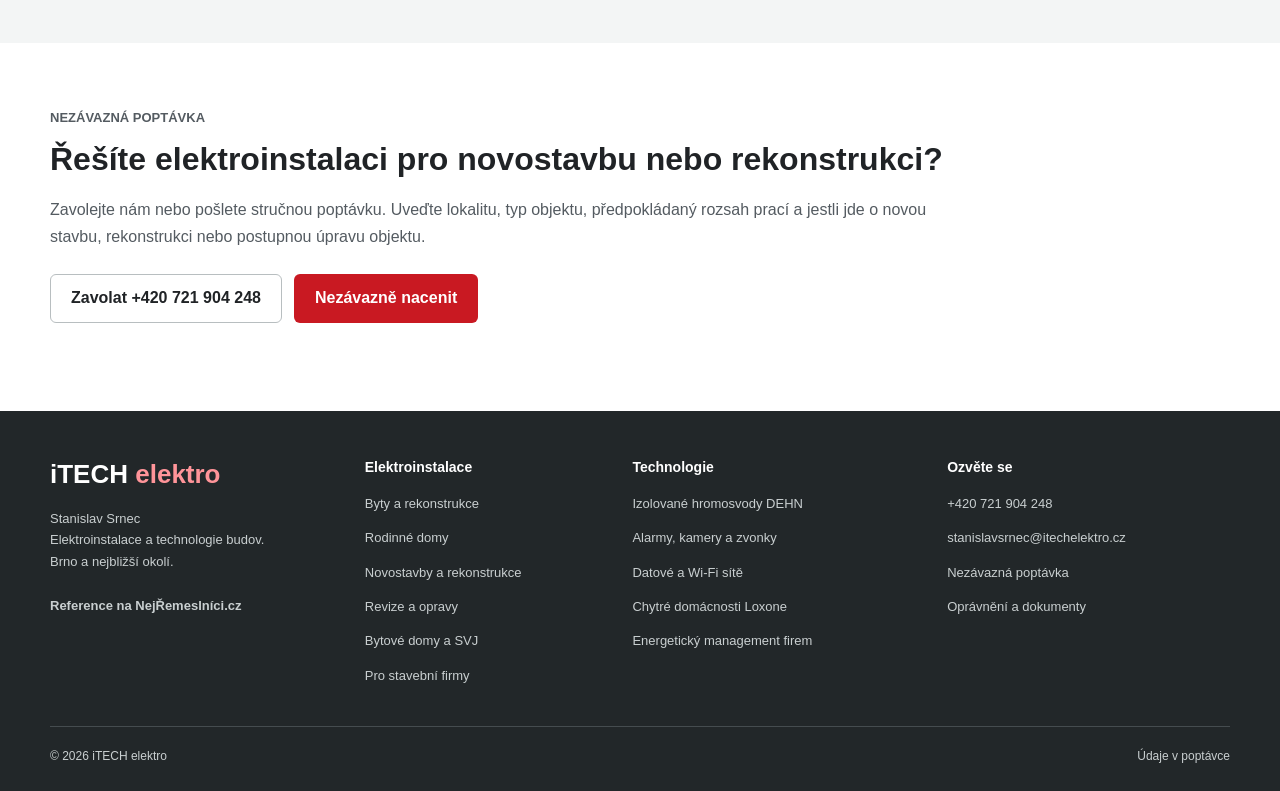
<file: elektroinstalace-novostavby-rekonstrukce.html>
<!DOCTYPE html>
<html lang="cs">
<head>
  <meta charset="UTF-8">
  <meta name="viewport" content="width=device-width, initial-scale=1.0">
  <meta name="description" content="Elektroinstalace pro novostavby a rekonstrukce v Brně a okolí. Návrh a realizace elektroinstalačních prací pro byty, rodinné domy a další objekty.">
  <meta name="theme-color" content="#e31b23">
  <title>Elektroinstalace novostaveb a rekonstrukcí Brno | iTECH elektro</title>
  <link rel="canonical" href="https://itechelektro.cz/elektroinstalace-novostavby-rekonstrukce.html">
  <meta property="og:type" content="website">
  <meta property="og:locale" content="cs_CZ">
  <meta property="og:site_name" content="iTECH elektro">
  <meta property="og:title" content="Elektroinstalace novostaveb a rekonstrukcí Brno | iTECH elektro">
  <meta property="og:description" content="Elektroinstalace pro novostavby a rekonstrukce v Brně a okolí.">
  <meta property="og:url" content="https://itechelektro.cz/elektroinstalace-novostavby-rekonstrukce.html">
  <meta property="og:image" content="https://itechelektro.cz/assets/images/logo.png">
  <meta name="twitter:card" content="summary">
  <meta name="twitter:title" content="Elektroinstalace novostaveb a rekonstrukcí Brno | iTECH elektro">
  <meta name="twitter:description" content="Elektroinstalace pro novostavby a rekonstrukce v Brně a okolí.">
  <meta name="twitter:image" content="https://itechelektro.cz/assets/images/logo.png">
  <link rel="icon" type="image/png" href="assets/images/logo.png">
  <link rel="stylesheet" href="styles.css">
  <script type="application/ld+json">
{
  "@context": "https://schema.org",
  "@type": "Service",
  "name": "Elektroinstalace pro novostavby a rekonstrukce",
  "provider": {
    "@type": "Electrician",
    "name": "iTECH elektro",
    "url": "https://itechelektro.cz/",
    "@id": "https://itechelektro.cz/#firma",
    "telephone": "+420721904248"
  },
  "areaServed": "Brno a nejbližší okolí",
  "serviceType": "Elektroinstalační práce pro novostavby a rekonstrukce",
  "@id": "https://itechelektro.cz/elektroinstalace-novostavby-rekonstrukce.html#sluzba",
  "url": "https://itechelektro.cz/elektroinstalace-novostavby-rekonstrukce.html"
}
  </script>
</head>
<body>
  <a class="skip-link" href="#main-content">Přejít k obsahu</a>
  <header class="site-header">
    <div class="container topbar">
      <a class="brand" href="index.html#home" aria-label="iTECH elektro, úvodní stránka">
        <img src="assets/images/logo.png" alt="iTECH elektro" width="1069" height="320">
      </a>
      <nav id="main-nav" class="main-nav" aria-label="Hlavní navigace">
        <a href="index.html#rozcestnik">Služby</a>
        <a href="index.html#realizace">Realizace a recenze</a>
        <a href="index.html#o-firme">O firmě</a>
        <a href="index.html?inquiryType=Elektroinstalace#kontakt">Kontakt</a>
      </nav>
      <div class="header-actions">
        <a class="button button-primary header-quote" href="index.html?inquiryType=Elektroinstalace#kontakt">Nezávazně nacenit</a>
        <button class="menu-toggle" type="button" aria-label="Otevřít nabídku" title="Otevřít nabídku" aria-expanded="false" aria-controls="main-nav">
          <img src="assets/icons/menu.svg" alt="" width="24" height="24">
        </button>
      </div>
    </div>
  </header>

  <main id="main-content" class="service-page" tabindex="-1">
    <section class="hero-section service-hero">
      <div class="container hero-grid">
        <div class="hero-copy">
          <a class="breadcrumb-link" href="index.html#rozcestnik">Služby iTECH elektro</a>
          <p class="eyebrow">Novostavby a rekonstrukce | Brno a okolí</p>
          <h1>Elektroinstalace pro novostavby i rekonstrukce bez zbytečných komplikací</h1>
          <p class="hero-text">
            Zajišťujeme elektroinstalační práce pro byty, rodinné domy i další objekty.
            Pomůžeme s návrhem rozsahu, realizací rozvodů, rozvaděčů, zásuvkových a světelných okruhů
            i přípravou na chytré nebo bezpečnostní systémy. Důraz dáváme na čisté, přehledné a bezpečné provedení.
          </p>

          <div class="hero-actions">
            <a class="button button-secondary" href="tel:+420721904248">Probrat zakázku telefonicky</a>
            <a class="button button-primary" href="index.html?inquiryType=Elektroinstalace#kontakt">Nezávazně nacenit</a>
          </div>

          <ul class="hero-points">
            <li>Byty, rodinné domy a další objekty</li>
            <li>Návrh a realizace elektroinstalace</li>
            <li>Návaznost na další řemesla a etapy stavby</li>
            <li>Možnost přípravy na Loxone, kamery a zabezpečení</li>
          </ul>
        </div>

        <aside class="hero-panel">
          <article class="feature-card accent-card service-summary-card">
            <p class="review-label">Praktický základ</p>
            <h2>Elektroinstalace podle stavu objektu</h2>
            <p>
              U novostavby se vychází z projektu a budoucího provozu. U rekonstrukce je potřeba respektovat
              skutečný stav objektu, konstrukce, ostatní profese a rozumný postup prací.
            </p>
          </article>
        </aside>
      </div>
    </section>

    <section class="content-section">
      <div class="container">
        <div class="section-heading">
          <p class="eyebrow">Dva rozdílné kontexty</p>
          <h2>Novostavba a rekonstrukce se řeší jinak</h2>
          <p>
            Rozsah prací může vypadat podobně, ale přístup bývá odlišný. U nového objektu se elektroinstalace
            plánuje dopředu. U rekonstrukce se často rozhoduje podle skutečného stavu na místě.
          </p>
        </div>

        <div class="feature-grid">
          <article class="feature-card">
            <h3>Novostavba</h3>
            <p>Elektroinstalace se navrhuje podle dispozice, technologií, budoucího vybavení a návaznosti na další části stavby.</p>
          </article>
          <article class="feature-card">
            <h3>Rekonstrukce</h3>
            <p>Práce navazují na stávající rozvody, konstrukce a možnosti objektu. Důležité je postupovat bezpečně a přehledně.</p>
          </article>
          <article class="feature-card">
            <h3>Společný cíl</h3>
            <p>Výsledkem má být elektroinstalace, která je bezpečná, dobře popsaná a připravená na běžné používání.</p>
          </article>
        </div>
      </div>
    </section>

    <section class="content-section alt-section">
      <div class="container content-grid">
        <div class="section-copy">
          <p class="eyebrow">Typický rozsah</p>
          <h2>Co u novostaveb a rekonstrukcí zajišťujeme</h2>
          <p>
            Rozsah vždy přizpůsobujeme objektu, rozpočtu a budoucímu využití. Nejde jen o natažení kabelů,
            ale o promyšlené řešení, které bude dávat smysl i při provozu a servisu.
          </p>
        </div>

        <div class="info-stack">
          <article class="feature-card">
            <h3>Elektroinstalační práce</h3>
            <ul class="feature-list">
              <li>návrh a upřesnění rozsahu elektroinstalace</li>
              <li>rozvody, rozvaděče, zásuvkové a světelné okruhy</li>
              <li>příprava pro kuchyň, koupelnu, technické místnosti a venkovní části</li>
              <li>návaznost na zednické, topenářské, datové nebo jiné profese</li>
              <li>kontrola, přehledné značení a předání hotové práce</li>
            </ul>
          </article>
          <article class="feature-card accent-card">
            <h3>Možnost rozšíření</h3>
            <p>
              Podle potřeb objektu umíme elektroinstalaci připravit také pro Loxone, chytré řízení,
              kamerové systémy, zabezpečení, datové prvky nebo další technologie.
            </p>
          </article>
        </div>
      </div>
    </section>

    <section class="content-section">
      <div class="container">
        <div class="section-heading">
          <p class="eyebrow">Co můžete očekávat</p>
          <h2>Věcný postup a provedení, ve kterém se dá vyznat</h2>
          <p>
            U stavebních a rekonstrukčních prací pomáhá, když je domluva jasná a elektro část navazuje na ostatní práce.
            Proto se držíme praktického postupu a průběžné komunikace.
          </p>
        </div>

        <div class="stats-row">
          <article class="stat-card">
            <strong>1. Domluva rozsahu</strong>
            <span>Probereme typ objektu, stav, požadavky, termín a návaznost na ostatní řemesla.</span>
          </article>
          <article class="stat-card">
            <strong>2. Technické řešení</strong>
            <span>Upřesníme rozvaděč, okruhy, světla, zásuvky, přípravy a důležité provozní detaily.</span>
          </article>
          <article class="stat-card">
            <strong>3. Realizace</strong>
            <span>Práce provádíme čistě, přehledně a s ohledem na aktuální stav stavby nebo rekonstrukce.</span>
          </article>
          <article class="stat-card">
            <strong>4. Předání</strong>
            <span>Důležité části zkontrolujeme, popíšeme a předáme tak, aby se v nich dalo orientovat.</span>
          </article>
        </div>
      </div>
    </section>

    <section class="content-section alt-section">
      <div class="container">
        <div class="section-heading">
          <p class="eyebrow">FAQ</p>
          <h2>Časté otázky k elektroinstalacím pro novostavby a rekonstrukce</h2>
        </div>

        <div class="faq-list">
          <article class="feature-card">
            <h3>Děláte elektroinstalace pro novostavby i rekonstrukce?</h3>
            <p>Ano. Řešíme elektroinstalační práce pro nové objekty i rekonstrukce bytů, rodinných domů a dalších prostor.</p>
          </article>
          <article class="feature-card">
            <h3>Je potřeba mít hotový projekt?</h3>
            <p>Projekt nebo půdorys pomůže, ale u menších zakázek často stačí základní podklady, prohlídka a domluva rozsahu.</p>
          </article>
          <article class="feature-card">
            <h3>Umíte navázat na ostatní řemesla?</h3>
            <p>Ano. U rekonstrukcí i staveb řešíme návaznost na další profese, aby elektro část nezdržovala další postup.</p>
          </article>
          <article class="feature-card">
            <h3>Lze elektroinstalaci připravit na chytré řízení nebo zabezpečení?</h3>
            <p>Ano. Podle požadavků připravíme rozvody pro Loxone, chytré ovládání, kamerový systém, zabezpečení nebo datové prvky.</p>
          </article>
          <article class="feature-card">
            <h3>Co je dobré poslat do poptávky?</h3>
            <p>Pomůže lokalita, typ objektu, informace, zda jde o novostavbu nebo rekonstrukci, rozsah prací a případné podklady.</p>
          </article>
          <article class="feature-card">
            <h3>Kde zakázky realizujete?</h3>
            <p>Zakázky realizujeme především v Brně a okolí.</p>
          </article>
        </div>
      </div>
    </section>

    <section class="content-section">
      <div class="container">
        <div class="cta-panel">
          <p class="eyebrow">Nezávazná poptávka</p>
          <h2>Řešíte elektroinstalaci pro novostavbu nebo rekonstrukci?</h2>
          <p>
            Zavolejte nám nebo pošlete stručnou poptávku. Uveďte lokalitu, typ objektu, předpokládaný rozsah prací
            a jestli jde o novou stavbu, rekonstrukci nebo postupnou úpravu objektu.
          </p>
          <div class="hero-actions">
            <a class="button button-secondary" href="tel:+420721904248">Zavolat +420 721 904 248</a>
            <a class="button button-primary" href="index.html?inquiryType=Elektroinstalace#kontakt">Nezávazně nacenit</a>
          </div>
        </div>
      </div>
    </section>
  </main>

  <footer class="site-footer">
    <div class="container footer-grid">
      <div>
        <a class="footer-brand" href="index.html#home">iTECH <span>elektro</span></a>
        <p>Stanislav Srnec<br>Elektroinstalace a technologie budov.<br>Brno a nejbližší okolí.</p>
        <a class="text-link" href="https://www.nejremeslnici.cz/profil/72179-stanislav-srnec-itech-elektro" target="_blank" rel="noopener noreferrer">Reference na NejŘemeslníci.cz</a>
      </div>
      <div>
        <h3>Elektroinstalace</h3>
        <ul>
          <li><a href="elektroinstalace-bytu.html">Byty a rekonstrukce</a></li>
          <li><a href="elektroinstalace-rodinnych-domu.html">Rodinné domy</a></li>
          <li><a href="elektroinstalace-novostavby-rekonstrukce.html">Novostavby a rekonstrukce</a></li>
          <li><a href="revize-porevizni-opravy.html">Revize a opravy</a></li>
          <li><a href="bytove-domy-svj-bytova-druzstva.html">Bytové domy a SVJ</a></li>
          <li><a href="spoluprace-stavebni-firmy.html">Pro stavební firmy</a></li>
        </ul>
      </div>
      <div>
        <h3>Technologie</h3>
        <ul>
          <li><a href="hvi-hromosvody.html">Izolované hromosvody DEHN</a></li>
          <li><a href="kamerove-systemy-zabezpeceni.html">Alarmy, kamery a zvonky</a></li>
          <li><a href="datove-wifi-site-brno.html">Datové a Wi-Fi sítě</a></li>
          <li><a href="chytre-elektroinstalace-loxone.html">Chytré domácnosti Loxone</a></li>
          <li><a href="energeticky-management-loxone.html">Energetický management firem</a></li>
        </ul>
      </div>
      <div>
        <h3>Ozvěte se</h3>
        <ul>
          <li><a href="tel:+420721904248">+420 721 904 248</a></li>
          <li><a href="mailto:stanislavsrnec@itechelektro.cz">stanislavsrnec@itechelektro.cz</a></li>
          <li><a href="index.html?inquiryType=Elektroinstalace#kontakt">Nezávazná poptávka</a></li>
          <li><a href="index.html#dokumenty">Oprávnění a dokumenty</a></li>
        </ul>
      </div>
    </div>
    <div class="container footer-bottom"><span>© <span id="current-year">2026</span> iTECH elektro</span><a href="index.html#soukromi">Údaje v poptávce</a></div>
  </footer>
  <div class="mobile-cta" aria-label="Rychlý kontakt">
    <a class="mobile-cta-call" href="tel:+420721904248"><img src="assets/icons/phone.svg" width="20" height="20" alt="">Zavolat</a>
    <a class="mobile-cta-form" href="index.html?inquiryType=Elektroinstalace#kontakt">Nezávazně nacenit<img src="assets/icons/arrow-right.svg" width="20" height="20" alt=""></a>
  </div>
  <script src="script.js" defer></script>
</body>
</html>
</file>
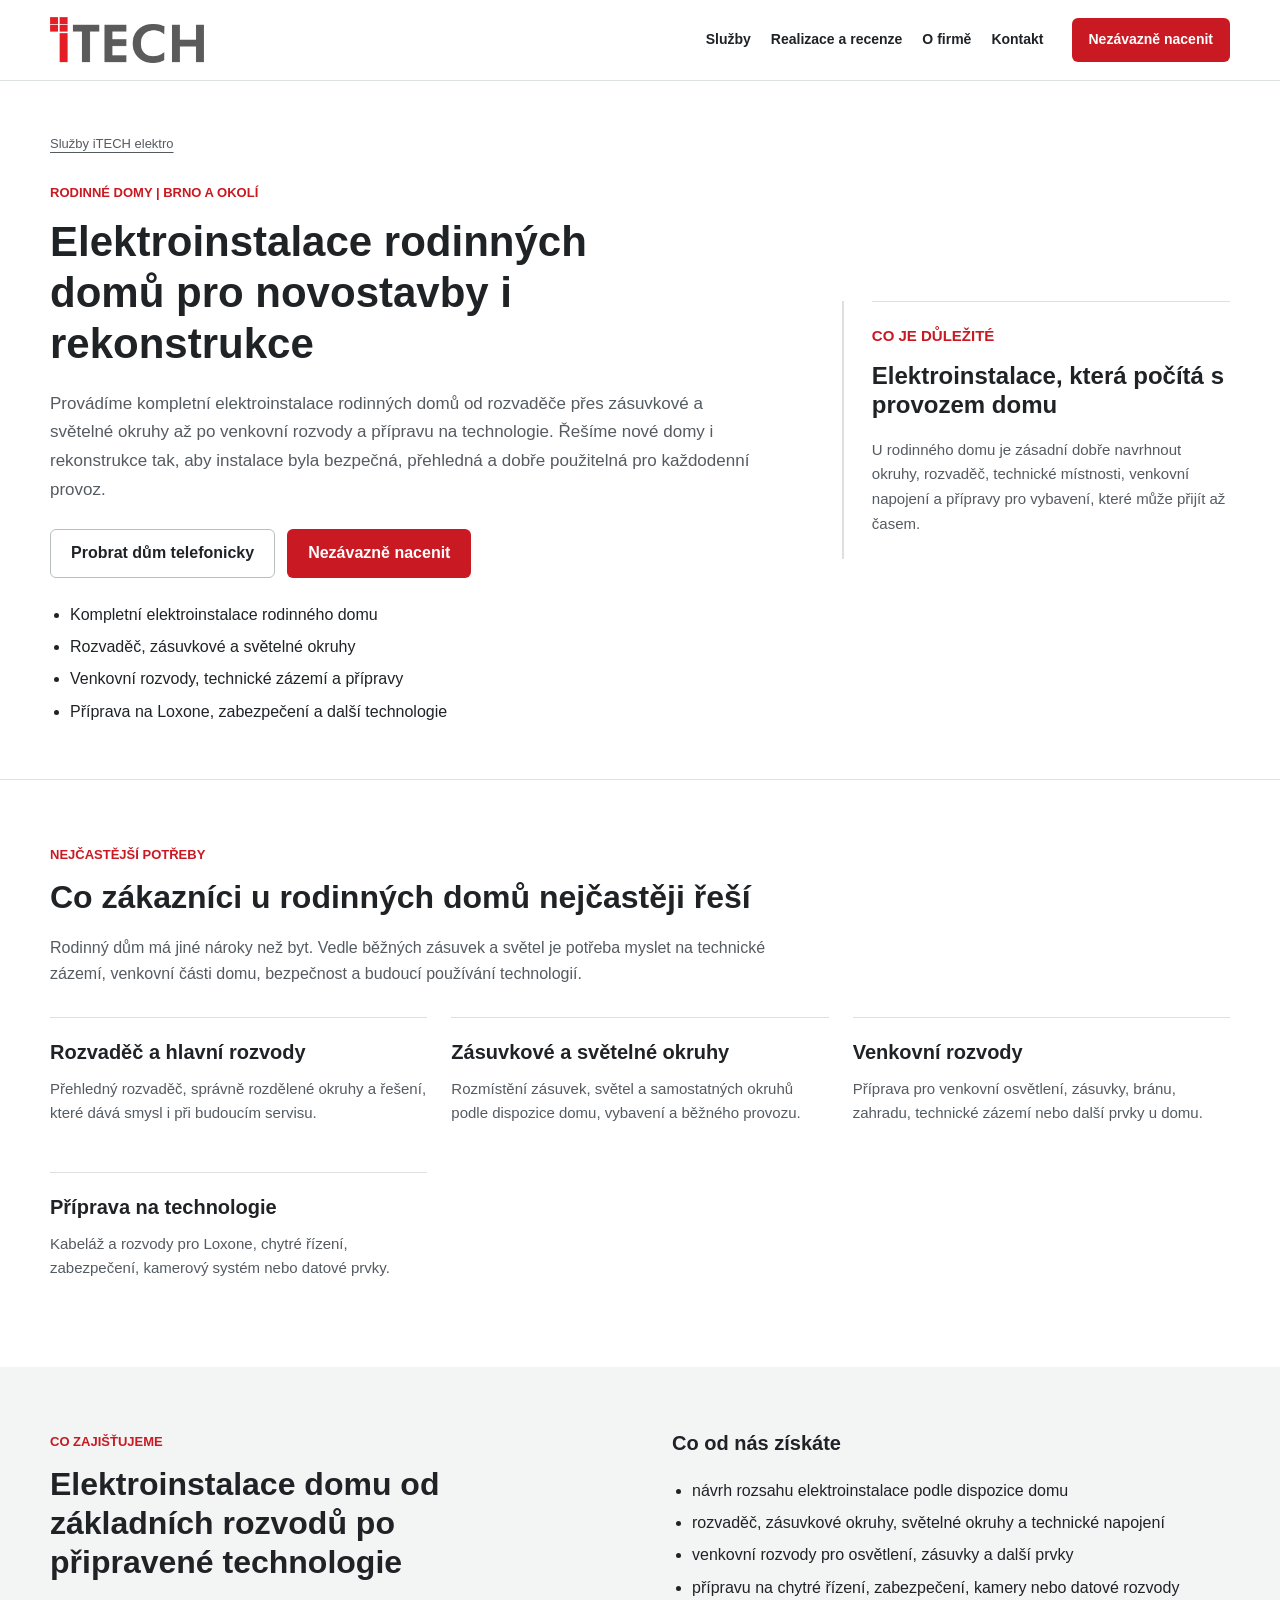
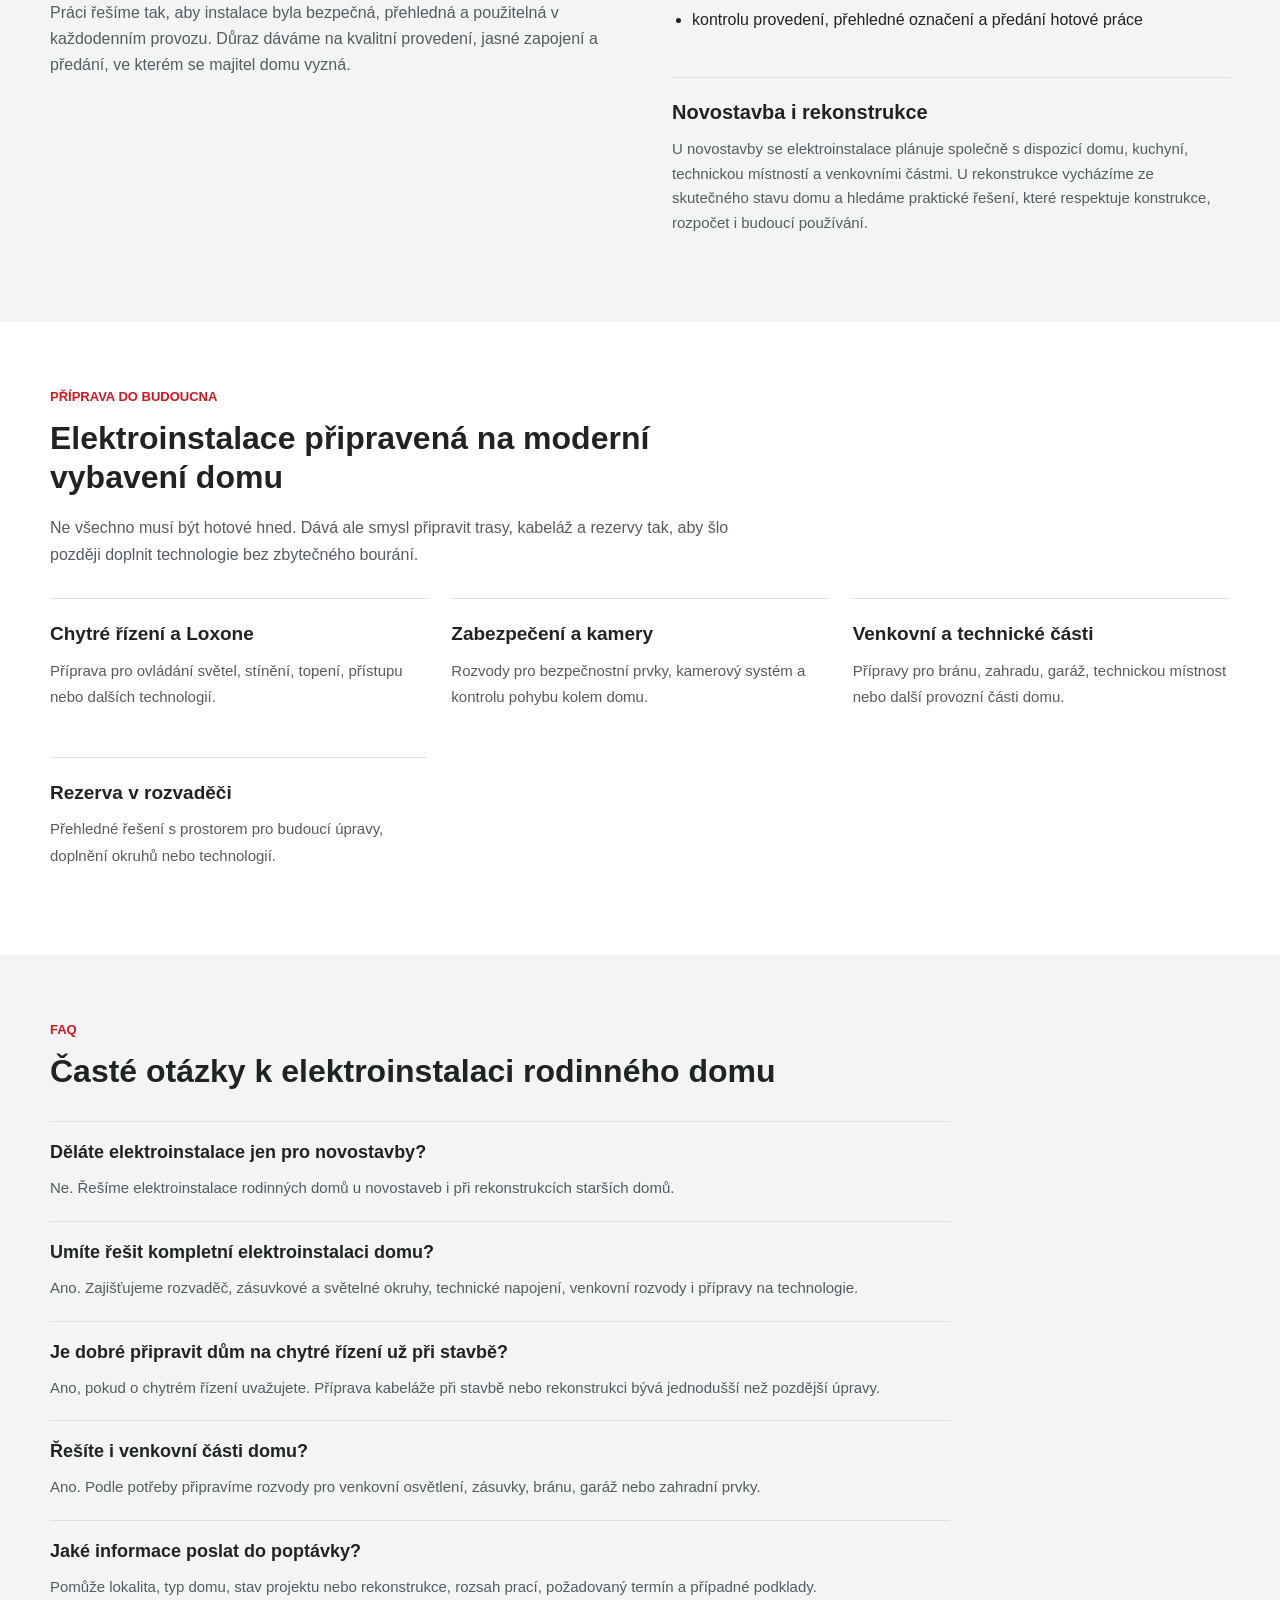
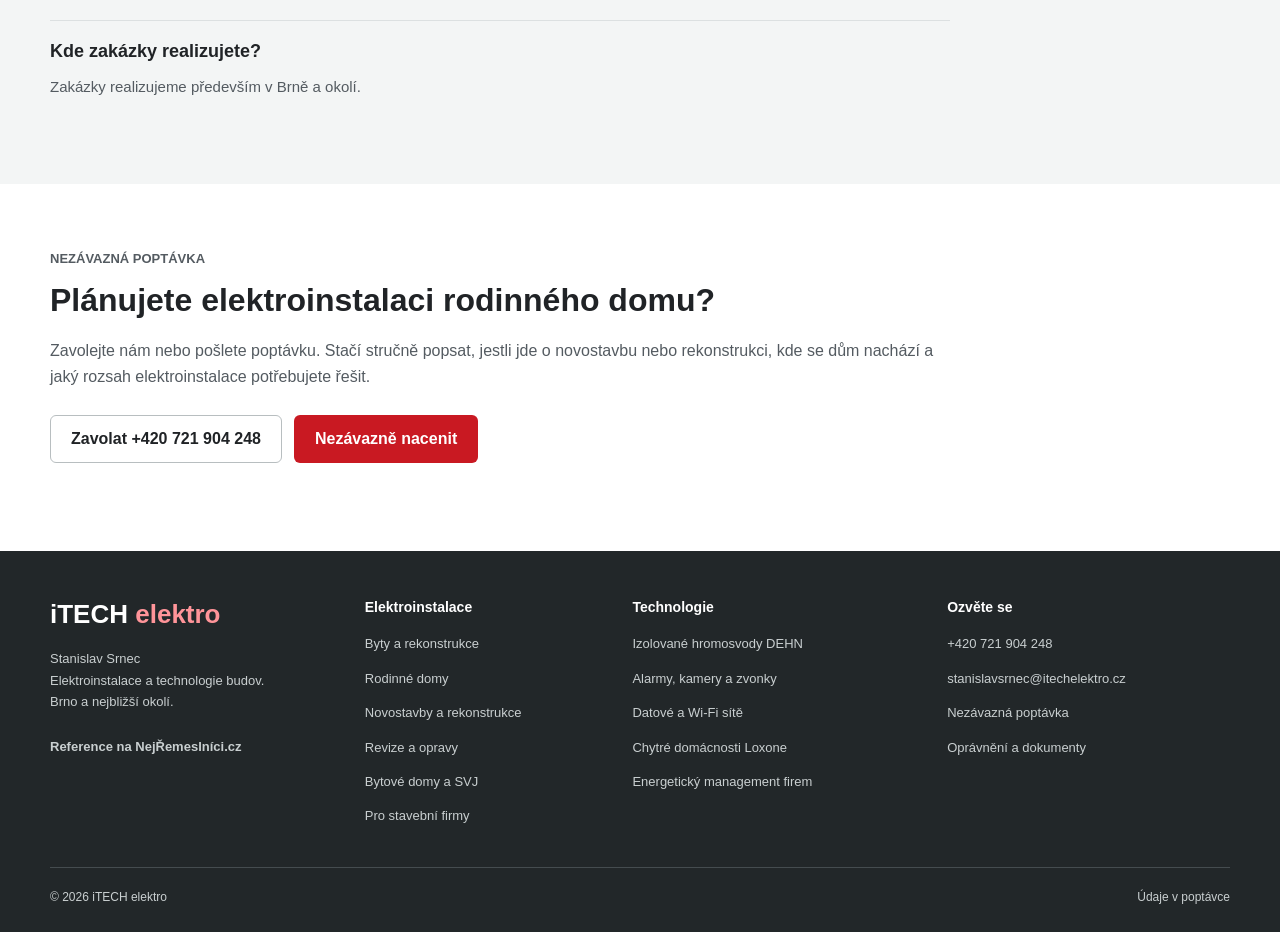
<file: elektroinstalace-rodinnych-domu.html>
<!DOCTYPE html>
<html lang="cs">
<head>
  <meta charset="UTF-8">
  <meta name="viewport" content="width=device-width, initial-scale=1.0">
  <meta name="description" content="Elektroinstalace rodinných domů v Brně a okolí. Kompletní elektroinstalace pro novostavby i rekonstrukce, rozvaděče, zásuvkové a světelné okruhy, venkovní rozvody a příprava na technologie.">
  <meta name="theme-color" content="#e31b23">
  <title>Elektroinstalace rodinných domů Brno | iTECH elektro</title>
  <link rel="canonical" href="https://itechelektro.cz/elektroinstalace-rodinnych-domu.html">
  <meta property="og:type" content="website">
  <meta property="og:locale" content="cs_CZ">
  <meta property="og:site_name" content="iTECH elektro">
  <meta property="og:title" content="Elektroinstalace rodinných domů Brno | iTECH elektro">
  <meta property="og:description" content="Elektroinstalace rodinných domů v Brně a okolí pro novostavby i rekonstrukce.">
  <meta property="og:url" content="https://itechelektro.cz/elektroinstalace-rodinnych-domu.html">
  <meta property="og:image" content="https://itechelektro.cz/assets/images/logo.png">
  <meta name="twitter:card" content="summary">
  <meta name="twitter:title" content="Elektroinstalace rodinných domů Brno | iTECH elektro">
  <meta name="twitter:description" content="Elektroinstalace rodinných domů v Brně a okolí pro novostavby i rekonstrukce.">
  <meta name="twitter:image" content="https://itechelektro.cz/assets/images/logo.png">
  <link rel="icon" type="image/png" href="assets/images/logo.png">
  <link rel="stylesheet" href="styles.css">
  <script type="application/ld+json">
{
  "@context": "https://schema.org",
  "@type": "Service",
  "name": "Elektroinstalace rodinných domů",
  "provider": {
    "@type": "Electrician",
    "name": "iTECH elektro",
    "url": "https://itechelektro.cz/",
    "@id": "https://itechelektro.cz/#firma",
    "telephone": "+420721904248"
  },
  "areaServed": "Brno a nejbližší okolí",
  "serviceType": "Elektroinstalace rodinných domů",
  "@id": "https://itechelektro.cz/elektroinstalace-rodinnych-domu.html#sluzba",
  "url": "https://itechelektro.cz/elektroinstalace-rodinnych-domu.html"
}
  </script>
</head>
<body>
  <a class="skip-link" href="#main-content">Přejít k obsahu</a>
  <header class="site-header">
    <div class="container topbar">
      <a class="brand" href="index.html#home" aria-label="iTECH elektro, úvodní stránka">
        <img src="assets/images/logo.png" alt="iTECH elektro" width="1069" height="320">
      </a>
      <nav id="main-nav" class="main-nav" aria-label="Hlavní navigace">
        <a href="index.html#rozcestnik">Služby</a>
        <a href="index.html#realizace">Realizace a recenze</a>
        <a href="index.html#o-firme">O firmě</a>
        <a href="index.html?inquiryType=Elektroinstalace#kontakt">Kontakt</a>
      </nav>
      <div class="header-actions">
        <a class="button button-primary header-quote" href="index.html?inquiryType=Elektroinstalace#kontakt">Nezávazně nacenit</a>
        <button class="menu-toggle" type="button" aria-label="Otevřít nabídku" title="Otevřít nabídku" aria-expanded="false" aria-controls="main-nav">
          <img src="assets/icons/menu.svg" alt="" width="24" height="24">
        </button>
      </div>
    </div>
  </header>

  <main id="main-content" class="service-page" tabindex="-1">
    <section class="hero-section service-hero">
      <div class="container hero-grid">
        <div class="hero-copy">
          <a class="breadcrumb-link" href="index.html#rozcestnik">Služby iTECH elektro</a>
          <p class="eyebrow">Rodinné domy | Brno a okolí</p>
          <h1>Elektroinstalace rodinných domů pro novostavby i rekonstrukce</h1>
          <p class="hero-text">
            Provádíme kompletní elektroinstalace rodinných domů od rozvaděče přes zásuvkové a světelné okruhy
            až po venkovní rozvody a přípravu na technologie. Řešíme nové domy i rekonstrukce tak, aby instalace
            byla bezpečná, přehledná a dobře použitelná pro každodenní provoz.
          </p>

          <div class="hero-actions">
            <a class="button button-secondary" href="tel:+420721904248">Probrat dům telefonicky</a>
            <a class="button button-primary" href="index.html?inquiryType=Elektroinstalace#kontakt">Nezávazně nacenit</a>
          </div>

          <ul class="hero-points">
            <li>Kompletní elektroinstalace rodinného domu</li>
            <li>Rozvaděč, zásuvkové a světelné okruhy</li>
            <li>Venkovní rozvody, technické zázemí a přípravy</li>
            <li>Příprava na Loxone, zabezpečení a další technologie</li>
          </ul>
        </div>

        <aside class="hero-panel">
          <article class="feature-card accent-card service-summary-card">
            <p class="review-label">Co je důležité</p>
            <h2>Elektroinstalace, která počítá s provozem domu</h2>
            <p>
              U rodinného domu je zásadní dobře navrhnout okruhy, rozvaděč, technické místnosti,
              venkovní napojení a přípravy pro vybavení, které může přijít až časem.
            </p>
          </article>
        </aside>
      </div>
    </section>

    <section class="content-section">
      <div class="container">
        <div class="section-heading">
          <p class="eyebrow">Nejčastější potřeby</p>
          <h2>Co zákazníci u rodinných domů nejčastěji řeší</h2>
          <p>
            Rodinný dům má jiné nároky než byt. Vedle běžných zásuvek a světel je potřeba myslet na technické
            zázemí, venkovní části domu, bezpečnost a budoucí používání technologií.
          </p>
        </div>

        <div class="feature-grid">
          <article class="feature-card">
            <h3>Rozvaděč a hlavní rozvody</h3>
            <p>Přehledný rozvaděč, správně rozdělené okruhy a řešení, které dává smysl i při budoucím servisu.</p>
          </article>
          <article class="feature-card">
            <h3>Zásuvkové a světelné okruhy</h3>
            <p>Rozmístění zásuvek, světel a samostatných okruhů podle dispozice domu, vybavení a běžného provozu.</p>
          </article>
          <article class="feature-card">
            <h3>Venkovní rozvody</h3>
            <p>Příprava pro venkovní osvětlení, zásuvky, bránu, zahradu, technické zázemí nebo další prvky u domu.</p>
          </article>
          <article class="feature-card">
            <h3>Příprava na technologie</h3>
            <p>Kabeláž a rozvody pro Loxone, chytré řízení, zabezpečení, kamerový systém nebo datové prvky.</p>
          </article>
        </div>
      </div>
    </section>

    <section class="content-section alt-section">
      <div class="container content-grid">
        <div class="section-copy">
          <p class="eyebrow">Co zajišťujeme</p>
          <h2>Elektroinstalace domu od základních rozvodů po připravené technologie</h2>
          <p>
            Práci řešíme tak, aby instalace byla bezpečná, přehledná a použitelná v každodenním provozu.
            Důraz dáváme na kvalitní provedení, jasné zapojení a předání, ve kterém se majitel domu vyzná.
          </p>
        </div>

        <div class="info-stack">
          <article class="feature-card">
            <h3>Co od nás získáte</h3>
            <ul class="feature-list">
              <li>návrh rozsahu elektroinstalace podle dispozice domu</li>
              <li>rozvaděč, zásuvkové okruhy, světelné okruhy a technické napojení</li>
              <li>venkovní rozvody pro osvětlení, zásuvky a další prvky</li>
              <li>přípravu na chytré řízení, zabezpečení, kamery nebo datové rozvody</li>
              <li>kontrolu provedení, přehledné označení a předání hotové práce</li>
            </ul>
          </article>
          <article class="feature-card accent-card">
            <h3>Novostavba i rekonstrukce</h3>
            <p>
              U novostavby se elektroinstalace plánuje společně s dispozicí domu, kuchyní, technickou místností
              a venkovními částmi. U rekonstrukce vycházíme ze skutečného stavu domu a hledáme praktické řešení,
              které respektuje konstrukce, rozpočet i budoucí používání.
            </p>
          </article>
        </div>
      </div>
    </section>

    <section class="content-section">
      <div class="container">
        <div class="section-heading">
          <p class="eyebrow">Příprava do budoucna</p>
          <h2>Elektroinstalace připravená na moderní vybavení domu</h2>
          <p>
            Ne všechno musí být hotové hned. Dává ale smysl připravit trasy, kabeláž a rezervy tak,
            aby šlo později doplnit technologie bez zbytečného bourání.
          </p>
        </div>

        <div class="stats-row">
          <article class="stat-card">
            <strong>Chytré řízení a Loxone</strong>
            <span>Příprava pro ovládání světel, stínění, topení, přístupu nebo dalších technologií.</span>
          </article>
          <article class="stat-card">
            <strong>Zabezpečení a kamery</strong>
            <span>Rozvody pro bezpečnostní prvky, kamerový systém a kontrolu pohybu kolem domu.</span>
          </article>
          <article class="stat-card">
            <strong>Venkovní a technické části</strong>
            <span>Přípravy pro bránu, zahradu, garáž, technickou místnost nebo další provozní části domu.</span>
          </article>
          <article class="stat-card">
            <strong>Rezerva v rozvaděči</strong>
            <span>Přehledné řešení s prostorem pro budoucí úpravy, doplnění okruhů nebo technologií.</span>
          </article>
        </div>
      </div>
    </section>

    <section class="content-section alt-section">
      <div class="container">
        <div class="section-heading">
          <p class="eyebrow">FAQ</p>
          <h2>Časté otázky k elektroinstalaci rodinného domu</h2>
        </div>

        <div class="faq-list">
          <article class="feature-card">
            <h3>Děláte elektroinstalace jen pro novostavby?</h3>
            <p>Ne. Řešíme elektroinstalace rodinných domů u novostaveb i při rekonstrukcích starších domů.</p>
          </article>
          <article class="feature-card">
            <h3>Umíte řešit kompletní elektroinstalaci domu?</h3>
            <p>Ano. Zajišťujeme rozvaděč, zásuvkové a světelné okruhy, technické napojení, venkovní rozvody i přípravy na technologie.</p>
          </article>
          <article class="feature-card">
            <h3>Je dobré připravit dům na chytré řízení už při stavbě?</h3>
            <p>Ano, pokud o chytrém řízení uvažujete. Příprava kabeláže při stavbě nebo rekonstrukci bývá jednodušší než pozdější úpravy.</p>
          </article>
          <article class="feature-card">
            <h3>Řešíte i venkovní části domu?</h3>
            <p>Ano. Podle potřeby připravíme rozvody pro venkovní osvětlení, zásuvky, bránu, garáž nebo zahradní prvky.</p>
          </article>
          <article class="feature-card">
            <h3>Jaké informace poslat do poptávky?</h3>
            <p>Pomůže lokalita, typ domu, stav projektu nebo rekonstrukce, rozsah prací, požadovaný termín a případné podklady.</p>
          </article>
          <article class="feature-card">
            <h3>Kde zakázky realizujete?</h3>
            <p>Zakázky realizujeme především v Brně a okolí.</p>
          </article>
        </div>
      </div>
    </section>

    <section class="content-section">
      <div class="container">
        <div class="cta-panel">
          <p class="eyebrow">Nezávazná poptávka</p>
          <h2>Plánujete elektroinstalaci rodinného domu?</h2>
          <p>
            Zavolejte nám nebo pošlete poptávku. Stačí stručně popsat, jestli jde o novostavbu nebo rekonstrukci,
            kde se dům nachází a jaký rozsah elektroinstalace potřebujete řešit.
          </p>
          <div class="hero-actions">
            <a class="button button-secondary" href="tel:+420721904248">Zavolat +420 721 904 248</a>
            <a class="button button-primary" href="index.html?inquiryType=Elektroinstalace#kontakt">Nezávazně nacenit</a>
          </div>
        </div>
      </div>
    </section>
  </main>

  <footer class="site-footer">
    <div class="container footer-grid">
      <div>
        <a class="footer-brand" href="index.html#home">iTECH <span>elektro</span></a>
        <p>Stanislav Srnec<br>Elektroinstalace a technologie budov.<br>Brno a nejbližší okolí.</p>
        <a class="text-link" href="https://www.nejremeslnici.cz/profil/72179-stanislav-srnec-itech-elektro" target="_blank" rel="noopener noreferrer">Reference na NejŘemeslníci.cz</a>
      </div>
      <div>
        <h3>Elektroinstalace</h3>
        <ul>
          <li><a href="elektroinstalace-bytu.html">Byty a rekonstrukce</a></li>
          <li><a href="elektroinstalace-rodinnych-domu.html">Rodinné domy</a></li>
          <li><a href="elektroinstalace-novostavby-rekonstrukce.html">Novostavby a rekonstrukce</a></li>
          <li><a href="revize-porevizni-opravy.html">Revize a opravy</a></li>
          <li><a href="bytove-domy-svj-bytova-druzstva.html">Bytové domy a SVJ</a></li>
          <li><a href="spoluprace-stavebni-firmy.html">Pro stavební firmy</a></li>
        </ul>
      </div>
      <div>
        <h3>Technologie</h3>
        <ul>
          <li><a href="hvi-hromosvody.html">Izolované hromosvody DEHN</a></li>
          <li><a href="kamerove-systemy-zabezpeceni.html">Alarmy, kamery a zvonky</a></li>
          <li><a href="datove-wifi-site-brno.html">Datové a Wi-Fi sítě</a></li>
          <li><a href="chytre-elektroinstalace-loxone.html">Chytré domácnosti Loxone</a></li>
          <li><a href="energeticky-management-loxone.html">Energetický management firem</a></li>
        </ul>
      </div>
      <div>
        <h3>Ozvěte se</h3>
        <ul>
          <li><a href="tel:+420721904248">+420 721 904 248</a></li>
          <li><a href="mailto:stanislavsrnec@itechelektro.cz">stanislavsrnec@itechelektro.cz</a></li>
          <li><a href="index.html?inquiryType=Elektroinstalace#kontakt">Nezávazná poptávka</a></li>
          <li><a href="index.html#dokumenty">Oprávnění a dokumenty</a></li>
        </ul>
      </div>
    </div>
    <div class="container footer-bottom"><span>© <span id="current-year">2026</span> iTECH elektro</span><a href="index.html#soukromi">Údaje v poptávce</a></div>
  </footer>
  <div class="mobile-cta" aria-label="Rychlý kontakt">
    <a class="mobile-cta-call" href="tel:+420721904248"><img src="assets/icons/phone.svg" width="20" height="20" alt="">Zavolat</a>
    <a class="mobile-cta-form" href="index.html?inquiryType=Elektroinstalace#kontakt">Nezávazně nacenit<img src="assets/icons/arrow-right.svg" width="20" height="20" alt=""></a>
  </div>
  <script src="script.js" defer></script>
</body>
</html>
</file>
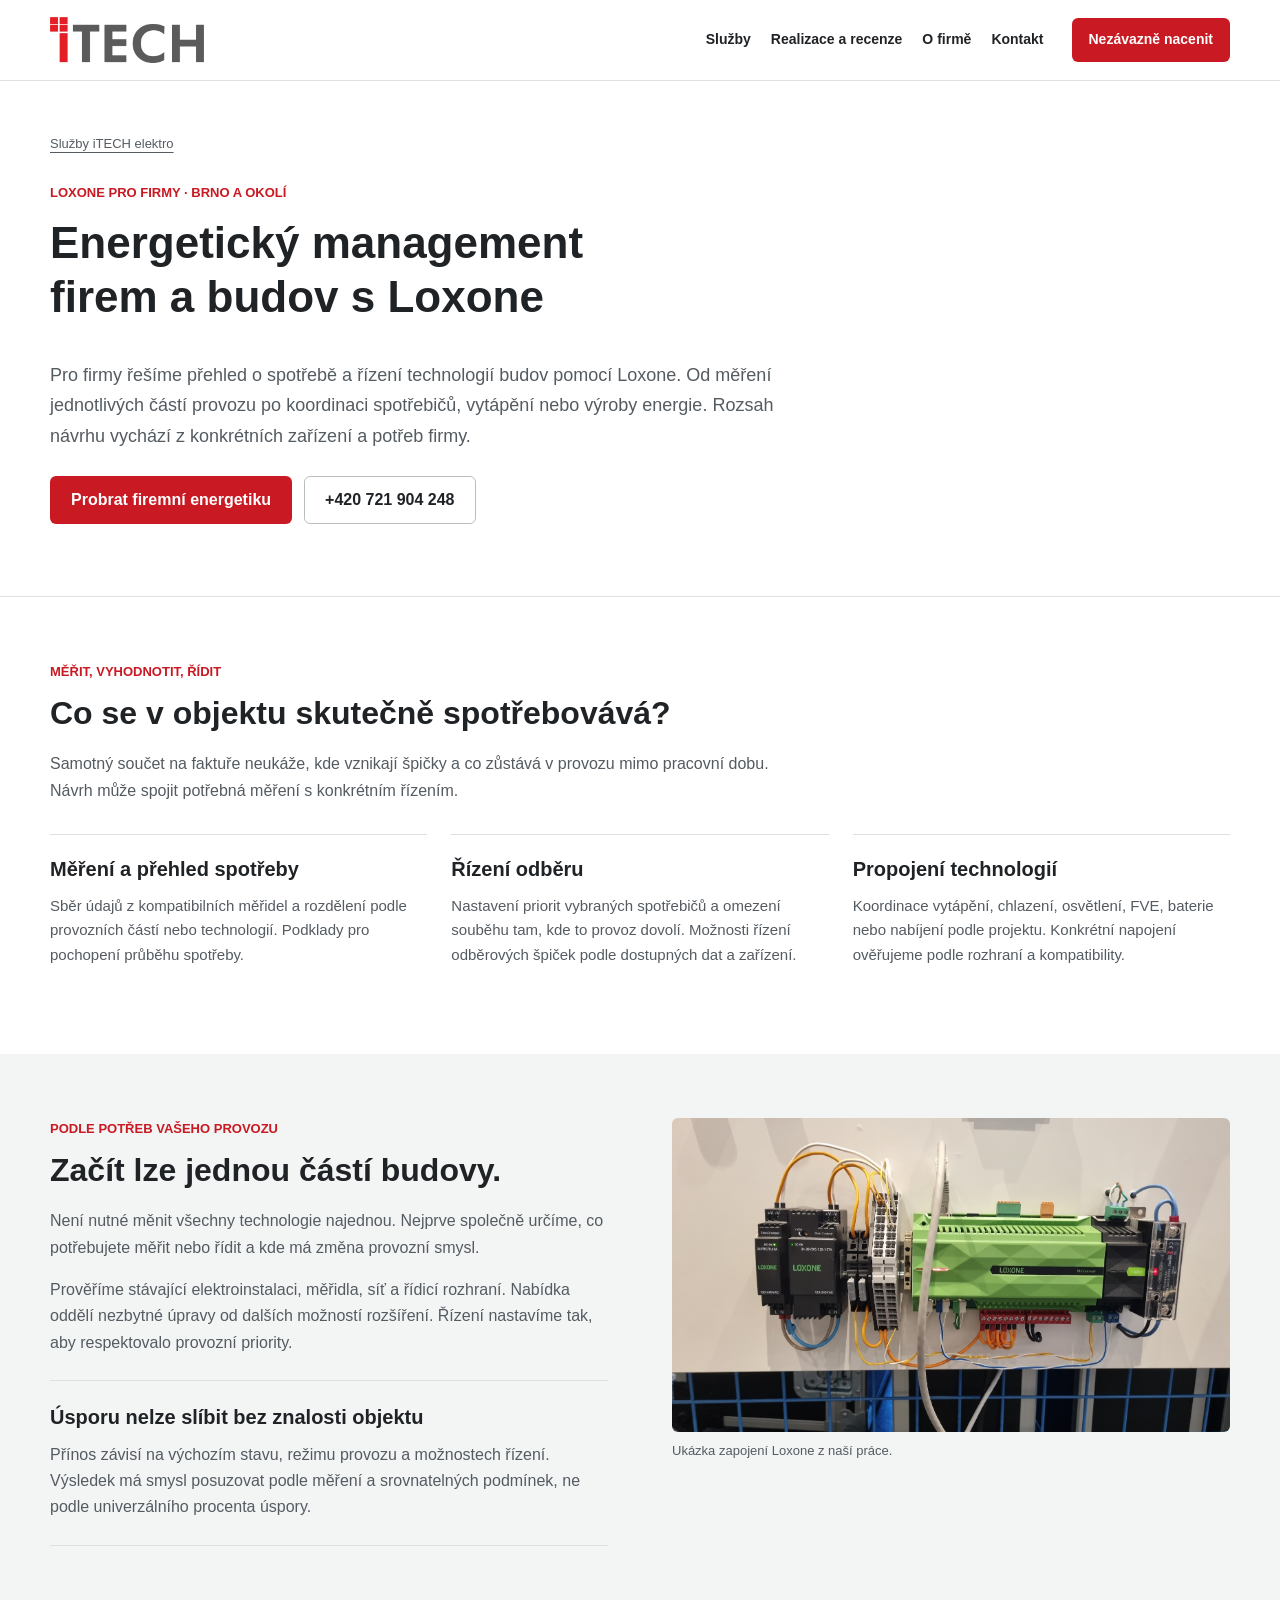
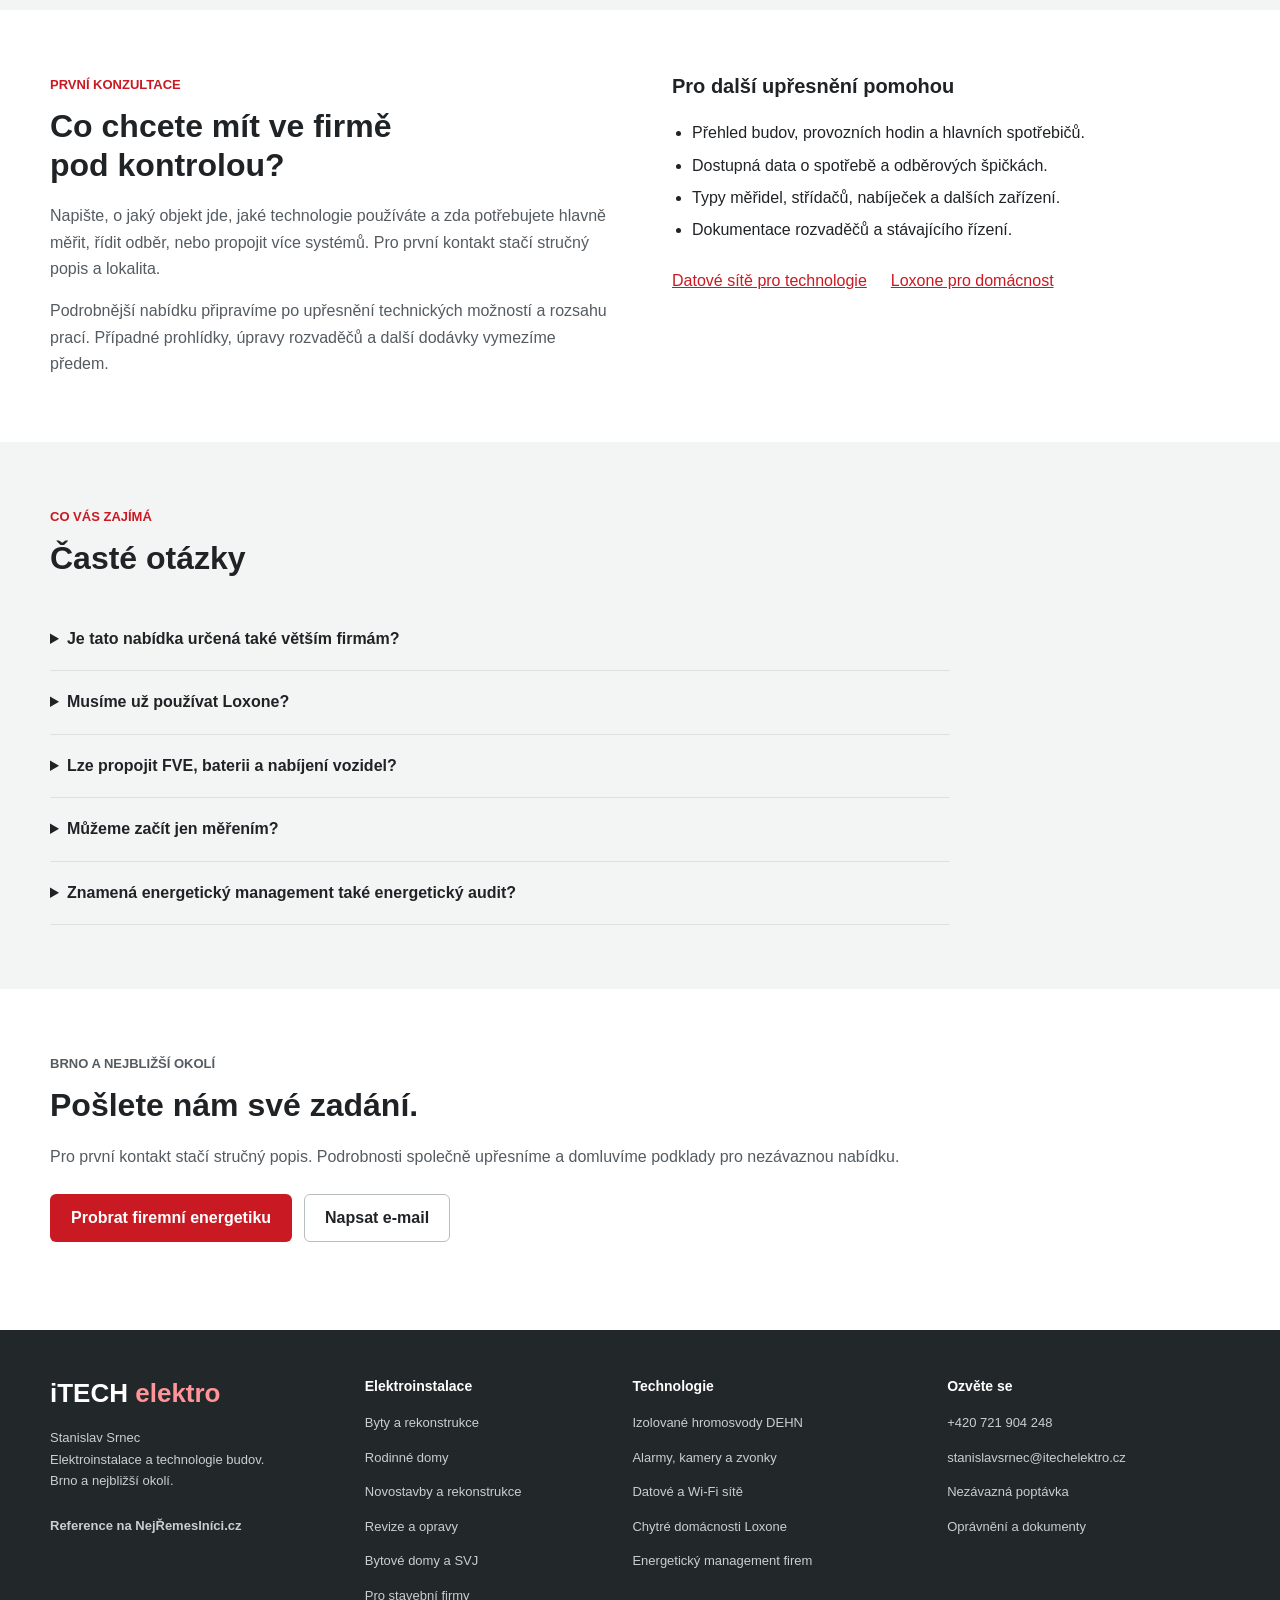
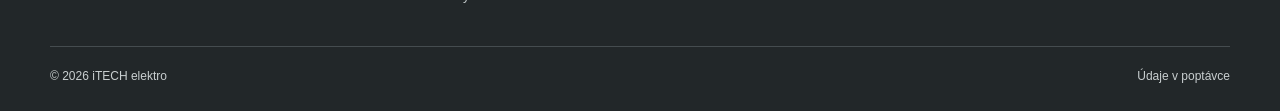
<file: energeticky-management-loxone.html>
<!DOCTYPE html>
<html lang="cs">
<head>
  <meta charset="UTF-8">
  <meta name="viewport" content="width=device-width, initial-scale=1.0">
  <meta name="theme-color" content="#c91922">
  <meta name="description" content="Energetický management budov a firem s Loxone v Brně a okolí. Měření spotřeby, řízení technologií a využití energie podle skutečného provozu.">
  <title>Energetický management firem Loxone Brno | iTECH elektro</title>
  <link rel="canonical" href="https://itechelektro.cz/energeticky-management-loxone.html">
  <meta property="og:type" content="website">
  <meta property="og:locale" content="cs_CZ">
  <meta property="og:site_name" content="iTECH elektro">
  <meta property="og:title" content="Energetický management firem Loxone Brno | iTECH elektro">
  <meta property="og:description" content="Energetický management budov a firem s Loxone v Brně a okolí. Měření spotřeby, řízení technologií a využití energie podle skutečného provozu.">
  <meta property="og:url" content="https://itechelektro.cz/energeticky-management-loxone.html">
  <meta property="og:image" content="https://itechelektro.cz/assets/images/logo.png">
  <meta property="og:image:alt" content="iTECH elektro">
  <meta name="twitter:card" content="summary">
  <meta name="twitter:title" content="Energetický management firem Loxone Brno | iTECH elektro">
  <meta name="twitter:description" content="Energetický management budov a firem s Loxone v Brně a okolí. Měření spotřeby, řízení technologií a využití energie podle skutečného provozu.">
  <meta name="twitter:image" content="https://itechelektro.cz/assets/images/logo.png">
  <link rel="icon" type="image/png" href="assets/images/logo.png">
  <link rel="stylesheet" href="styles.css">
  <script type="application/ld+json">{
  "@context": "https://schema.org",
  "@graph": [
    {
      "@type": "Service",
      "@id": "https://itechelektro.cz/energeticky-management-loxone.html#sluzba",
      "name": "Energetický management firem a budov s Loxone",
      "url": "https://itechelektro.cz/energeticky-management-loxone.html",
      "areaServed": "Brno a nejbližší okolí",
      "provider": {
        "@type": "Electrician",
        "@id": "https://itechelektro.cz/#firma",
        "name": "iTECH elektro",
        "url": "https://itechelektro.cz/",
        "telephone": "+420721904248"
      }
    },
    {
      "@type": "BreadcrumbList",
      "itemListElement": [
        {
          "@type": "ListItem",
          "position": 1,
          "name": "Služby iTECH elektro",
          "item": "https://itechelektro.cz/#rozcestnik"
        },
        {
          "@type": "ListItem",
          "position": 2,
          "name": "Energetický management firem a budov s Loxone",
          "item": "https://itechelektro.cz/energeticky-management-loxone.html"
        }
      ]
    }
  ]
}</script>
</head>
<body>
  <a class="skip-link" href="#main-content">Přejít k obsahu</a>
  <header class="site-header">
    <div class="container topbar">
      <a class="brand" href="index.html#home" aria-label="iTECH elektro, úvodní stránka">
        <img src="assets/images/logo.png" alt="iTECH elektro" width="1069" height="320">
      </a>
      <nav id="main-nav" class="main-nav" aria-label="Hlavní navigace">
        <a href="index.html#rozcestnik">Služby</a>
        <a href="index.html#realizace">Realizace a recenze</a>
        <a href="index.html#o-firme">O firmě</a>
        <a href="index.html#kontakt">Kontakt</a>
      </nav>
      <div class="header-actions">
        <a class="button button-primary header-quote" href="index.html#kontakt">Nezávazně nacenit</a>
        <button class="menu-toggle" type="button" aria-label="Otevřít nabídku" title="Otevřít nabídku" aria-expanded="false" aria-controls="main-nav">
          <img src="assets/icons/menu.svg" alt="" width="24" height="24">
        </button>
      </div>
    </div>
  </header>
<main id="main-content" class="service-page" tabindex="-1"><section class="hero-section"><div class="container"><div class="service-intro"><a class="breadcrumb-link" href="index.html#rozcestnik">Služby iTECH elektro</a><p class="eyebrow">Loxone pro firmy · Brno a okolí</p><h1>Energetický management firem a budov s Loxone</h1><p class="hero-text">Pro firmy řešíme přehled o spotřebě a řízení technologií budov pomocí Loxone. Od měření jednotlivých částí provozu po koordinaci spotřebičů, vytápění nebo výroby energie. Rozsah návrhu vychází z konkrétních zařízení a potřeb firmy.</p><div class="hero-actions"><a class="button button-primary" href="index.html?inquiryType=Energetick%C3%BD%20management#kontakt">Probrat firemní energetiku</a><a class="button button-secondary" href="tel:+420721904248">+420 721 904 248</a></div></div></div></section>
<section class="content-section"><div class="container">
  <div class="section-heading"><p class="eyebrow">Měřit, vyhodnotit, řídit</p><h2>Co se v objektu skutečně spotřebovává?</h2><p>Samotný součet na faktuře neukáže, kde vznikají špičky a co zůstává v provozu mimo pracovní dobu. Návrh může spojit potřebná měření s konkrétním řízením.</p></div>
  <div class="feature-grid">
    <article class="feature-card"><h3>Měření a přehled spotřeby</h3><p>Sběr údajů z kompatibilních měřidel a rozdělení podle provozních částí nebo technologií. Podklady pro pochopení průběhu spotřeby.</p></article>
    <article class="feature-card"><h3>Řízení odběru</h3><p>Nastavení priorit vybraných spotřebičů a omezení souběhu tam, kde to provoz dovolí. Možnosti řízení odběrových špiček podle dostupných dat a zařízení.</p></article>
    <article class="feature-card"><h3>Propojení technologií</h3><p>Koordinace vytápění, chlazení, osvětlení, FVE, baterie nebo nabíjení podle projektu. Konkrétní napojení ověřujeme podle rozhraní a kompatibility.</p></article>
  </div>
</div></section>
<section class="content-section alt-section"><div class="container content-grid">
  <div class="section-copy"><p class="eyebrow">Podle potřeb vašeho provozu</p><h2>Začít lze jednou částí budovy.</h2><p>Není nutné měnit všechny technologie najednou. Nejprve společně určíme, co potřebujete měřit nebo řídit a kde má změna provozní smysl.</p><p>Prověříme stávající elektroinstalaci, měřidla, síť a řídicí rozhraní. Nabídka oddělí nezbytné úpravy od dalších možností rozšíření. Řízení nastavíme tak, aby respektovalo provozní priority.</p><div class="inline-notice"><h3>Úsporu nelze slíbit bez znalosti objektu</h3><p>Přínos závisí na výchozím stavu, režimu provozu a možnostech řízení. Výsledek má smysl posuzovat podle měření a srovnatelných podmínek, ne podle univerzálního procenta úspory.</p></div></div>
  <figure class="service-photo"><img src="assets/gallery/loxone-01.jpg" alt="Ukázka zapojení řídicího systému Loxone s Miniserverem" width="1621" height="912" loading="lazy" decoding="async"><figcaption>Ukázka zapojení Loxone z naší práce.</figcaption></figure>
</div></section>
<section class="content-section"><div class="container content-grid">
  <div class="section-copy"><p class="eyebrow">První konzultace</p><h2>Co chcete mít ve firmě pod kontrolou?</h2><p>Napište, o jaký objekt jde, jaké technologie používáte a zda potřebujete hlavně měřit, řídit odběr, nebo propojit více systémů. Pro první kontakt stačí stručný popis a lokalita.</p><p>Podrobnější nabídku připravíme po upřesnění technických možností a rozsahu prací. Případné prohlídky, úpravy rozvaděčů a další dodávky vymezíme předem.</p></div>
  <div><h3>Pro další upřesnění pomohou</h3><ul class="feature-list"><li>Přehled budov, provozních hodin a hlavních spotřebičů.</li><li>Dostupná data o spotřebě a odběrových špičkách.</li><li>Typy měřidel, střídačů, nabíječek a dalších zařízení.</li><li>Dokumentace rozvaděčů a stávajícího řízení.</li></ul><div class="related-services"><a href="datove-wifi-site-brno.html">Datové sítě pro technologie</a><a href="chytre-elektroinstalace-loxone.html">Loxone pro domácnost</a></div></div>
</div></section>
<section class="content-section alt-section"><div class="container"><div class="section-heading"><p class="eyebrow">Co vás zajímá</p><h2>Časté otázky</h2></div><div class="faq-list"><details class="faq-item"><summary>Je tato nabídka určená také větším firmám?</summary><p>Ano. Řešíme energetický management firemních objektů a budov. Konkrétní rozsah a způsob řízení stanovíme podle provozu a dostupných technologií.</p></details>
<details class="faq-item"><summary>Musíme už používat Loxone?</summary><p>Ne. Prověříme stávající vybavení a možnosti doplnění Loxone. U existující instalace posoudíme, co lze využít nebo rozšířit.</p></details>
<details class="faq-item"><summary>Lze propojit FVE, baterii a nabíjení vozidel?</summary><p>U podporovaných zařízení a vhodných rozhraní ano. Kompatibilitu a požadovaný způsob řízení ověřujeme před návrhem; ne každé zařízení lze připojit stejným způsobem.</p></details>
<details class="faq-item"><summary>Můžeme začít jen měřením?</summary><p>Ano. Měření může být první etapou, pokud přinese potřebné podklady pro další rozhodnutí. Rozsah měřicích míst a způsob vyhodnocení domluvíme předem.</p></details>
<details class="faq-item"><summary>Znamená energetický management také energetický audit?</summary><p>Tato nabídka se týká technického měření a řízení pomocí Loxone. Nejde automaticky o zákonný energetický audit ani o certifikaci systému hospodaření s energií.</p></details></div></div></section>
<section class="content-section"><div class="container"><div class="cta-panel"><p class="eyebrow">Brno a nejbližší okolí</p><h2>Pošlete nám své zadání.</h2><p>Pro první kontakt stačí stručný popis. Podrobnosti společně upřesníme a domluvíme podklady pro nezávaznou nabídku.</p><div class="hero-actions"><a class="button button-primary" href="index.html?inquiryType=Energetick%C3%BD%20management#kontakt">Probrat firemní energetiku</a><a class="button button-secondary" href="mailto:stanislavsrnec@itechelektro.cz">Napsat e-mail</a></div></div></div></section></main>
  <footer class="site-footer">
    <div class="container footer-grid">
      <div>
        <a class="footer-brand" href="index.html#home">iTECH <span>elektro</span></a>
        <p>Stanislav Srnec<br>Elektroinstalace a technologie budov.<br>Brno a nejbližší okolí.</p>
        <a class="text-link" href="https://www.nejremeslnici.cz/profil/72179-stanislav-srnec-itech-elektro" target="_blank" rel="noopener noreferrer">Reference na NejŘemeslníci.cz</a>
      </div>
      <div>
        <h3>Elektroinstalace</h3>
        <ul>
          <li><a href="elektroinstalace-bytu.html">Byty a rekonstrukce</a></li>
          <li><a href="elektroinstalace-rodinnych-domu.html">Rodinné domy</a></li>
          <li><a href="elektroinstalace-novostavby-rekonstrukce.html">Novostavby a rekonstrukce</a></li>
          <li><a href="revize-porevizni-opravy.html">Revize a opravy</a></li>
          <li><a href="bytove-domy-svj-bytova-druzstva.html">Bytové domy a SVJ</a></li>
          <li><a href="spoluprace-stavebni-firmy.html">Pro stavební firmy</a></li>
        </ul>
      </div>
      <div>
        <h3>Technologie</h3>
        <ul>
          <li><a href="hvi-hromosvody.html">Izolované hromosvody DEHN</a></li>
          <li><a href="kamerove-systemy-zabezpeceni.html">Alarmy, kamery a zvonky</a></li>
          <li><a href="datove-wifi-site-brno.html">Datové a Wi-Fi sítě</a></li>
          <li><a href="chytre-elektroinstalace-loxone.html">Chytré domácnosti Loxone</a></li>
          <li><a href="energeticky-management-loxone.html">Energetický management firem</a></li>
        </ul>
      </div>
      <div>
        <h3>Ozvěte se</h3>
        <ul>
          <li><a href="tel:+420721904248">+420 721 904 248</a></li>
          <li><a href="mailto:stanislavsrnec@itechelektro.cz">stanislavsrnec@itechelektro.cz</a></li>
          <li><a href="index.html?inquiryType=Energetick%C3%BD%20management#kontakt">Nezávazná poptávka</a></li>
          <li><a href="index.html#dokumenty">Oprávnění a dokumenty</a></li>
        </ul>
      </div>
    </div>
    <div class="container footer-bottom"><span>© <span id="current-year">2026</span> iTECH elektro</span><a href="index.html#soukromi">Údaje v poptávce</a></div>
  </footer>
  <div class="mobile-cta" aria-label="Rychlý kontakt">
    <a class="mobile-cta-call" href="tel:+420721904248"><img src="assets/icons/phone.svg" width="20" height="20" alt="">Zavolat</a>
    <a class="mobile-cta-form" href="index.html?inquiryType=Energetick%C3%BD%20management#kontakt">Nezávazně nacenit<img src="assets/icons/arrow-right.svg" width="20" height="20" alt=""></a>
  </div>
  <script src="script.js" defer></script>
</body>
</html>
</file>
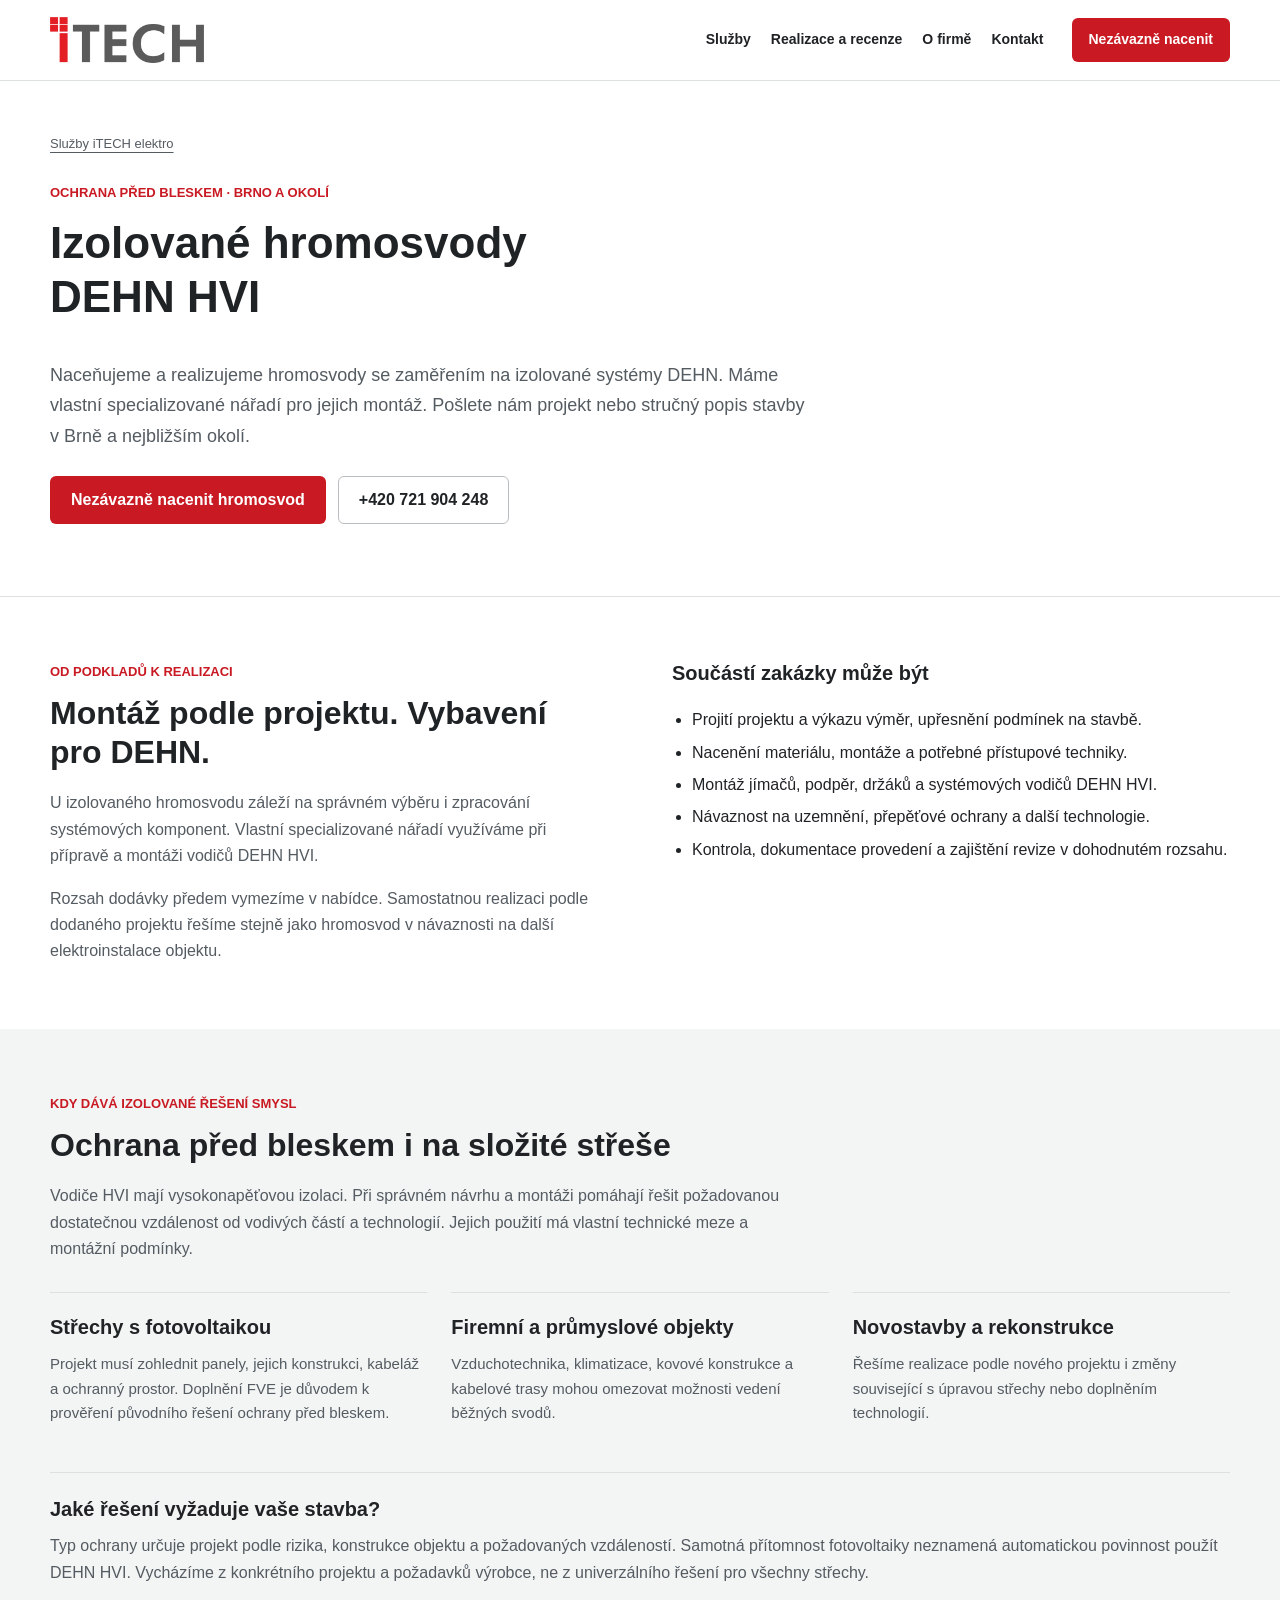
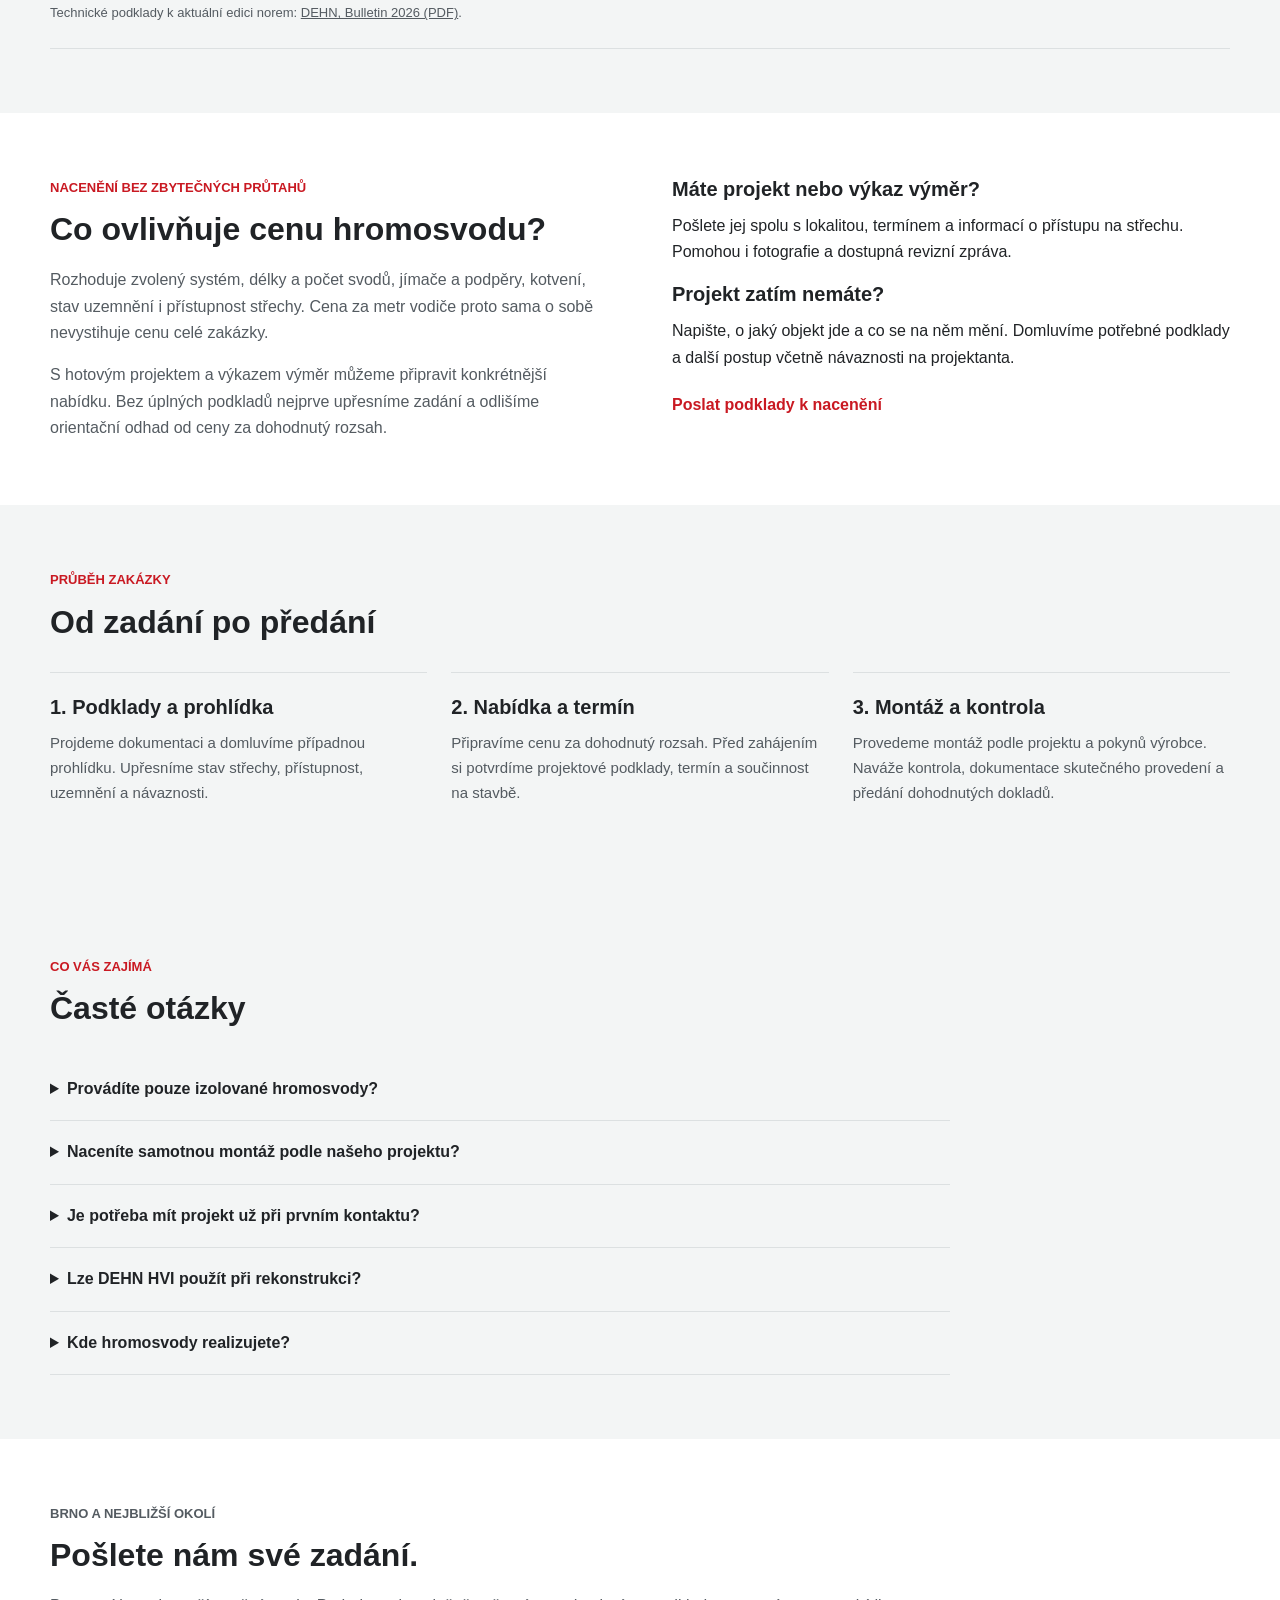
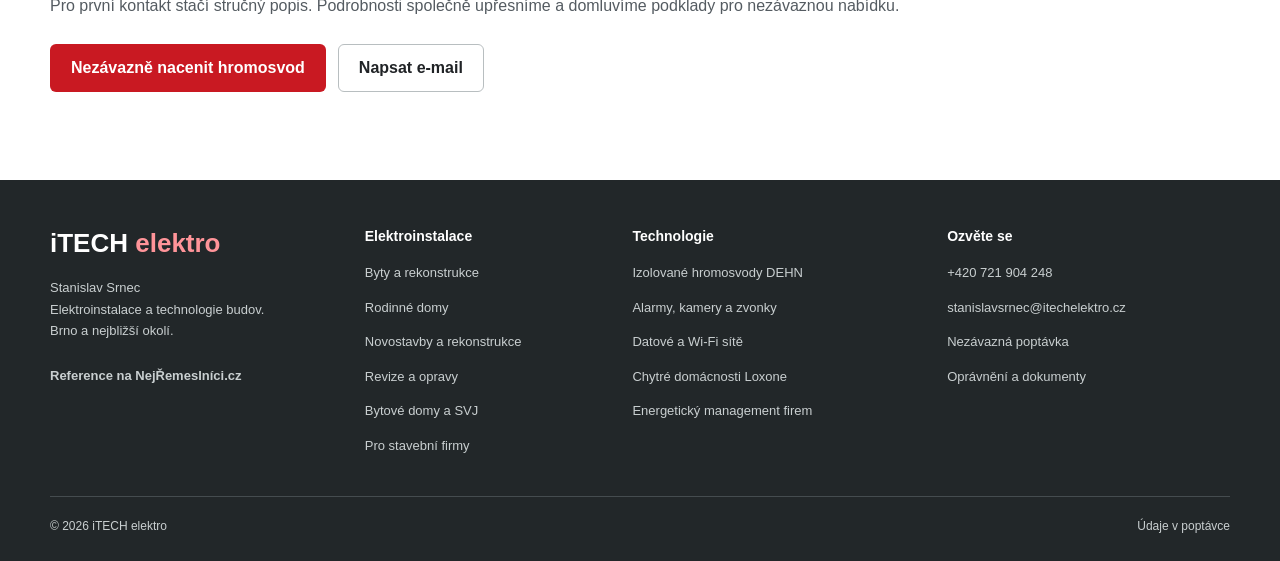
<file: hvi-hromosvody.html>
<!DOCTYPE html>
<html lang="cs">
<head>
  <meta charset="UTF-8">
  <meta name="viewport" content="width=device-width, initial-scale=1.0">
  <meta name="theme-color" content="#c91922">
  <meta name="description" content="Nacenění a montáž izolovaných hromosvodů DEHN HVI v Brně a okolí. Vlastní specializované nářadí. Pro domy, firmy, střechy s FVE i rekonstrukce.">
  <title>Izolované hromosvody DEHN HVI Brno | iTECH elektro</title>
  <link rel="canonical" href="https://itechelektro.cz/hvi-hromosvody.html">
  <meta property="og:type" content="website">
  <meta property="og:locale" content="cs_CZ">
  <meta property="og:site_name" content="iTECH elektro">
  <meta property="og:title" content="Izolované hromosvody DEHN HVI Brno | iTECH elektro">
  <meta property="og:description" content="Nacenění a montáž izolovaných hromosvodů DEHN HVI v Brně a okolí. Vlastní specializované nářadí. Pro domy, firmy, střechy s FVE i rekonstrukce.">
  <meta property="og:url" content="https://itechelektro.cz/hvi-hromosvody.html">
  <meta property="og:image" content="https://itechelektro.cz/assets/images/logo.png">
  <meta property="og:image:alt" content="iTECH elektro">
  <meta name="twitter:card" content="summary">
  <meta name="twitter:title" content="Izolované hromosvody DEHN HVI Brno | iTECH elektro">
  <meta name="twitter:description" content="Nacenění a montáž izolovaných hromosvodů DEHN HVI v Brně a okolí. Vlastní specializované nářadí. Pro domy, firmy, střechy s FVE i rekonstrukce.">
  <meta name="twitter:image" content="https://itechelektro.cz/assets/images/logo.png">
  <link rel="icon" type="image/png" href="assets/images/logo.png">
  <link rel="stylesheet" href="styles.css">
  <script type="application/ld+json">{
  "@context": "https://schema.org",
  "@graph": [
    {
      "@type": "Service",
      "@id": "https://itechelektro.cz/hvi-hromosvody.html#sluzba",
      "name": "Izolované hromosvody DEHN HVI",
      "url": "https://itechelektro.cz/hvi-hromosvody.html",
      "areaServed": "Brno a nejbližší okolí",
      "provider": {
        "@type": "Electrician",
        "@id": "https://itechelektro.cz/#firma",
        "name": "iTECH elektro",
        "url": "https://itechelektro.cz/",
        "telephone": "+420721904248"
      }
    },
    {
      "@type": "BreadcrumbList",
      "itemListElement": [
        {
          "@type": "ListItem",
          "position": 1,
          "name": "Služby iTECH elektro",
          "item": "https://itechelektro.cz/#rozcestnik"
        },
        {
          "@type": "ListItem",
          "position": 2,
          "name": "Izolované hromosvody DEHN HVI",
          "item": "https://itechelektro.cz/hvi-hromosvody.html"
        }
      ]
    }
  ]
}</script>
</head>
<body>
  <a class="skip-link" href="#main-content">Přejít k obsahu</a>
  <header class="site-header">
    <div class="container topbar">
      <a class="brand" href="index.html#home" aria-label="iTECH elektro, úvodní stránka">
        <img src="assets/images/logo.png" alt="iTECH elektro" width="1069" height="320">
      </a>
      <nav id="main-nav" class="main-nav" aria-label="Hlavní navigace">
        <a href="index.html#rozcestnik">Služby</a>
        <a href="index.html#realizace">Realizace a recenze</a>
        <a href="index.html#o-firme">O firmě</a>
        <a href="index.html#kontakt">Kontakt</a>
      </nav>
      <div class="header-actions">
        <a class="button button-primary header-quote" href="index.html#kontakt">Nezávazně nacenit</a>
        <button class="menu-toggle" type="button" aria-label="Otevřít nabídku" title="Otevřít nabídku" aria-expanded="false" aria-controls="main-nav">
          <img src="assets/icons/menu.svg" alt="" width="24" height="24">
        </button>
      </div>
    </div>
  </header>
<main id="main-content" class="service-page" tabindex="-1"><section class="hero-section"><div class="container"><div class="service-intro"><a class="breadcrumb-link" href="index.html#rozcestnik">Služby iTECH elektro</a><p class="eyebrow">Ochrana před bleskem · Brno a okolí</p><h1>Izolované hromosvody DEHN HVI</h1><p class="hero-text">Naceňujeme a realizujeme hromosvody se zaměřením na izolované systémy DEHN. Máme vlastní specializované nářadí pro jejich montáž. Pošlete nám projekt nebo stručný popis stavby v Brně a nejbližším okolí.</p><div class="hero-actions"><a class="button button-primary" href="index.html?inquiryType=HVI%20hromosvod#kontakt">Nezávazně nacenit hromosvod</a><a class="button button-secondary" href="tel:+420721904248">+420 721 904 248</a></div></div></div></section>
<section class="content-section"><div class="container content-grid">
  <div class="section-copy"><p class="eyebrow">Od podkladů k realizaci</p><h2>Montáž podle projektu. Vybavení pro DEHN.</h2><p>U izolovaného hromosvodu záleží na správném výběru i zpracování systémových komponent. Vlastní specializované nářadí využíváme při přípravě a montáži vodičů DEHN HVI.</p><p>Rozsah dodávky předem vymezíme v nabídce. Samostatnou realizaci podle dodaného projektu řešíme stejně jako hromosvod v návaznosti na další elektroinstalace objektu.</p></div>
  <div><h3>Součástí zakázky může být</h3><ul class="feature-list"><li>Projití projektu a výkazu výměr, upřesnění podmínek na stavbě.</li><li>Nacenění materiálu, montáže a potřebné přístupové techniky.</li><li>Montáž jímačů, podpěr, držáků a systémových vodičů DEHN HVI.</li><li>Návaznost na uzemnění, přepěťové ochrany a další technologie.</li><li>Kontrola, dokumentace provedení a zajištění revize v dohodnutém rozsahu.</li></ul></div>
</div></section>
<section class="content-section alt-section"><div class="container">
  <div class="section-heading"><p class="eyebrow">Kdy dává izolované řešení smysl</p><h2>Ochrana před bleskem i na složité střeše</h2><p>Vodiče HVI mají vysokonapěťovou izolaci. Při správném návrhu a montáži pomáhají řešit požadovanou dostatečnou vzdálenost od vodivých částí a technologií. Jejich použití má vlastní technické meze a montážní podmínky.</p></div>
  <div class="feature-grid">
    <article class="feature-card"><h3>Střechy s fotovoltaikou</h3><p>Projekt musí zohlednit panely, jejich konstrukci, kabeláž a ochranný prostor. Doplnění FVE je důvodem k prověření původního řešení ochrany před bleskem.</p></article>
    <article class="feature-card"><h3>Firemní a průmyslové objekty</h3><p>Vzduchotechnika, klimatizace, kovové konstrukce a kabelové trasy mohou omezovat možnosti vedení běžných svodů.</p></article>
    <article class="feature-card"><h3>Novostavby a rekonstrukce</h3><p>Řešíme realizace podle nového projektu i změny související s úpravou střechy nebo doplněním technologií.</p></article>
  </div>
  <div class="inline-notice"><h3>Jaké řešení vyžaduje vaše stavba?</h3><p>Typ ochrany určuje projekt podle rizika, konstrukce objektu a požadovaných vzdáleností. Samotná přítomnost fotovoltaiky neznamená automatickou povinnost použít DEHN HVI. Vycházíme z konkrétního projektu a požadavků výrobce, ne z univerzálního řešení pro všechny střechy.</p><p class="sources-note">Technické podklady k aktuální edici norem: <a href="https://www.dehn.cz/sites/default/files/media/files/bulletin_2026_ds137_cz_0725.pdf" target="_blank" rel="noopener noreferrer">DEHN, Bulletin 2026 (PDF)</a>.</p></div>
</div></section>
<section class="content-section"><div class="container content-grid">
  <div class="section-copy"><p class="eyebrow">Nacenění bez zbytečných průtahů</p><h2>Co ovlivňuje cenu hromosvodu?</h2><p>Rozhoduje zvolený systém, délky a počet svodů, jímače a podpěry, kotvení, stav uzemnění i přístupnost střechy. Cena za metr vodiče proto sama o sobě nevystihuje cenu celé zakázky.</p><p>S hotovým projektem a výkazem výměr můžeme připravit konkrétnější nabídku. Bez úplných podkladů nejprve upřesníme zadání a odlišíme orientační odhad od ceny za dohodnutý rozsah.</p></div>
  <div><h3>Máte projekt nebo výkaz výměr?</h3><p>Pošlete jej spolu s lokalitou, termínem a informací o přístupu na střechu. Pomohou i fotografie a dostupná revizní zpráva.</p><h3>Projekt zatím nemáte?</h3><p>Napište, o jaký objekt jde a co se na něm mění. Domluvíme potřebné podklady a další postup včetně návaznosti na projektanta.</p><a class="text-link" href="index.html?inquiryType=HVI%20hromosvod#kontakt">Poslat podklady k nacenění</a></div>
</div></section>
<section class="content-section alt-section"><div class="container">
  <div class="section-heading"><p class="eyebrow">Průběh zakázky</p><h2>Od zadání po předání</h2></div>
  <div class="feature-grid">
    <article class="feature-card"><h3>1. Podklady a prohlídka</h3><p>Projdeme dokumentaci a domluvíme případnou prohlídku. Upřesníme stav střechy, přístupnost, uzemnění a návaznosti.</p></article>
    <article class="feature-card"><h3>2. Nabídka a termín</h3><p>Připravíme cenu za dohodnutý rozsah. Před zahájením si potvrdíme projektové podklady, termín a součinnost na stavbě.</p></article>
    <article class="feature-card"><h3>3. Montáž a kontrola</h3><p>Provedeme montáž podle projektu a pokynů výrobce. Naváže kontrola, dokumentace skutečného provedení a předání dohodnutých dokladů.</p></article>
  </div>
</div></section>
<section class="content-section alt-section"><div class="container"><div class="section-heading"><p class="eyebrow">Co vás zajímá</p><h2>Časté otázky</h2></div><div class="faq-list"><details class="faq-item"><summary>Provádíte pouze izolované hromosvody?</summary><p>Zajišťujeme hromosvody se zaměřením na izolované systémy DEHN HVI. Vhodný typ řešení vychází z projektu konkrétního objektu.</p></details>
<details class="faq-item"><summary>Naceníte samotnou montáž podle našeho projektu?</summary><p>Ano. Pošlete projekt a rozsah požadované dodávky. V nabídce oddělíme práce, materiál a případné další související položky podle zadání.</p></details>
<details class="faq-item"><summary>Je potřeba mít projekt už při prvním kontaktu?</summary><p>Ne. Pro první oslovení stačí lokalita, popis objektu a plánovaných změn. Před realizací je ale nutné mít odpovídající projektové podklady.</p></details>
<details class="faq-item"><summary>Lze DEHN HVI použít při rekonstrukci?</summary><p>Vhodnost se posuzuje podle stavu střechy, uzemnění, stávajícího hromosvodu a nového projektu. Použití při rekonstrukci je možné, není však automatickým řešením každého objektu.</p></details>
<details class="faq-item"><summary>Kde hromosvody realizujete?</summary><p>Zakázky zaměřujeme na Brno a nejbližší okolí. Do poptávky napište obec nebo adresu stavby.</p></details></div></div></section>
<section class="content-section"><div class="container"><div class="cta-panel"><p class="eyebrow">Brno a nejbližší okolí</p><h2>Pošlete nám své zadání.</h2><p>Pro první kontakt stačí stručný popis. Podrobnosti společně upřesníme a domluvíme podklady pro nezávaznou nabídku.</p><div class="hero-actions"><a class="button button-primary" href="index.html?inquiryType=HVI%20hromosvod#kontakt">Nezávazně nacenit hromosvod</a><a class="button button-secondary" href="mailto:stanislavsrnec@itechelektro.cz">Napsat e-mail</a></div></div></div></section></main>
  <footer class="site-footer">
    <div class="container footer-grid">
      <div>
        <a class="footer-brand" href="index.html#home">iTECH <span>elektro</span></a>
        <p>Stanislav Srnec<br>Elektroinstalace a technologie budov.<br>Brno a nejbližší okolí.</p>
        <a class="text-link" href="https://www.nejremeslnici.cz/profil/72179-stanislav-srnec-itech-elektro" target="_blank" rel="noopener noreferrer">Reference na NejŘemeslníci.cz</a>
      </div>
      <div>
        <h3>Elektroinstalace</h3>
        <ul>
          <li><a href="elektroinstalace-bytu.html">Byty a rekonstrukce</a></li>
          <li><a href="elektroinstalace-rodinnych-domu.html">Rodinné domy</a></li>
          <li><a href="elektroinstalace-novostavby-rekonstrukce.html">Novostavby a rekonstrukce</a></li>
          <li><a href="revize-porevizni-opravy.html">Revize a opravy</a></li>
          <li><a href="bytove-domy-svj-bytova-druzstva.html">Bytové domy a SVJ</a></li>
          <li><a href="spoluprace-stavebni-firmy.html">Pro stavební firmy</a></li>
        </ul>
      </div>
      <div>
        <h3>Technologie</h3>
        <ul>
          <li><a href="hvi-hromosvody.html">Izolované hromosvody DEHN</a></li>
          <li><a href="kamerove-systemy-zabezpeceni.html">Alarmy, kamery a zvonky</a></li>
          <li><a href="datove-wifi-site-brno.html">Datové a Wi-Fi sítě</a></li>
          <li><a href="chytre-elektroinstalace-loxone.html">Chytré domácnosti Loxone</a></li>
          <li><a href="energeticky-management-loxone.html">Energetický management firem</a></li>
        </ul>
      </div>
      <div>
        <h3>Ozvěte se</h3>
        <ul>
          <li><a href="tel:+420721904248">+420 721 904 248</a></li>
          <li><a href="mailto:stanislavsrnec@itechelektro.cz">stanislavsrnec@itechelektro.cz</a></li>
          <li><a href="index.html?inquiryType=HVI%20hromosvod#kontakt">Nezávazná poptávka</a></li>
          <li><a href="index.html#dokumenty">Oprávnění a dokumenty</a></li>
        </ul>
      </div>
    </div>
    <div class="container footer-bottom"><span>© <span id="current-year">2026</span> iTECH elektro</span><a href="index.html#soukromi">Údaje v poptávce</a></div>
  </footer>
  <div class="mobile-cta" aria-label="Rychlý kontakt">
    <a class="mobile-cta-call" href="tel:+420721904248"><img src="assets/icons/phone.svg" width="20" height="20" alt="">Zavolat</a>
    <a class="mobile-cta-form" href="index.html?inquiryType=HVI%20hromosvod#kontakt">Nezávazně nacenit<img src="assets/icons/arrow-right.svg" width="20" height="20" alt=""></a>
  </div>
  <script src="script.js" defer></script>
</body>
</html>
</file>
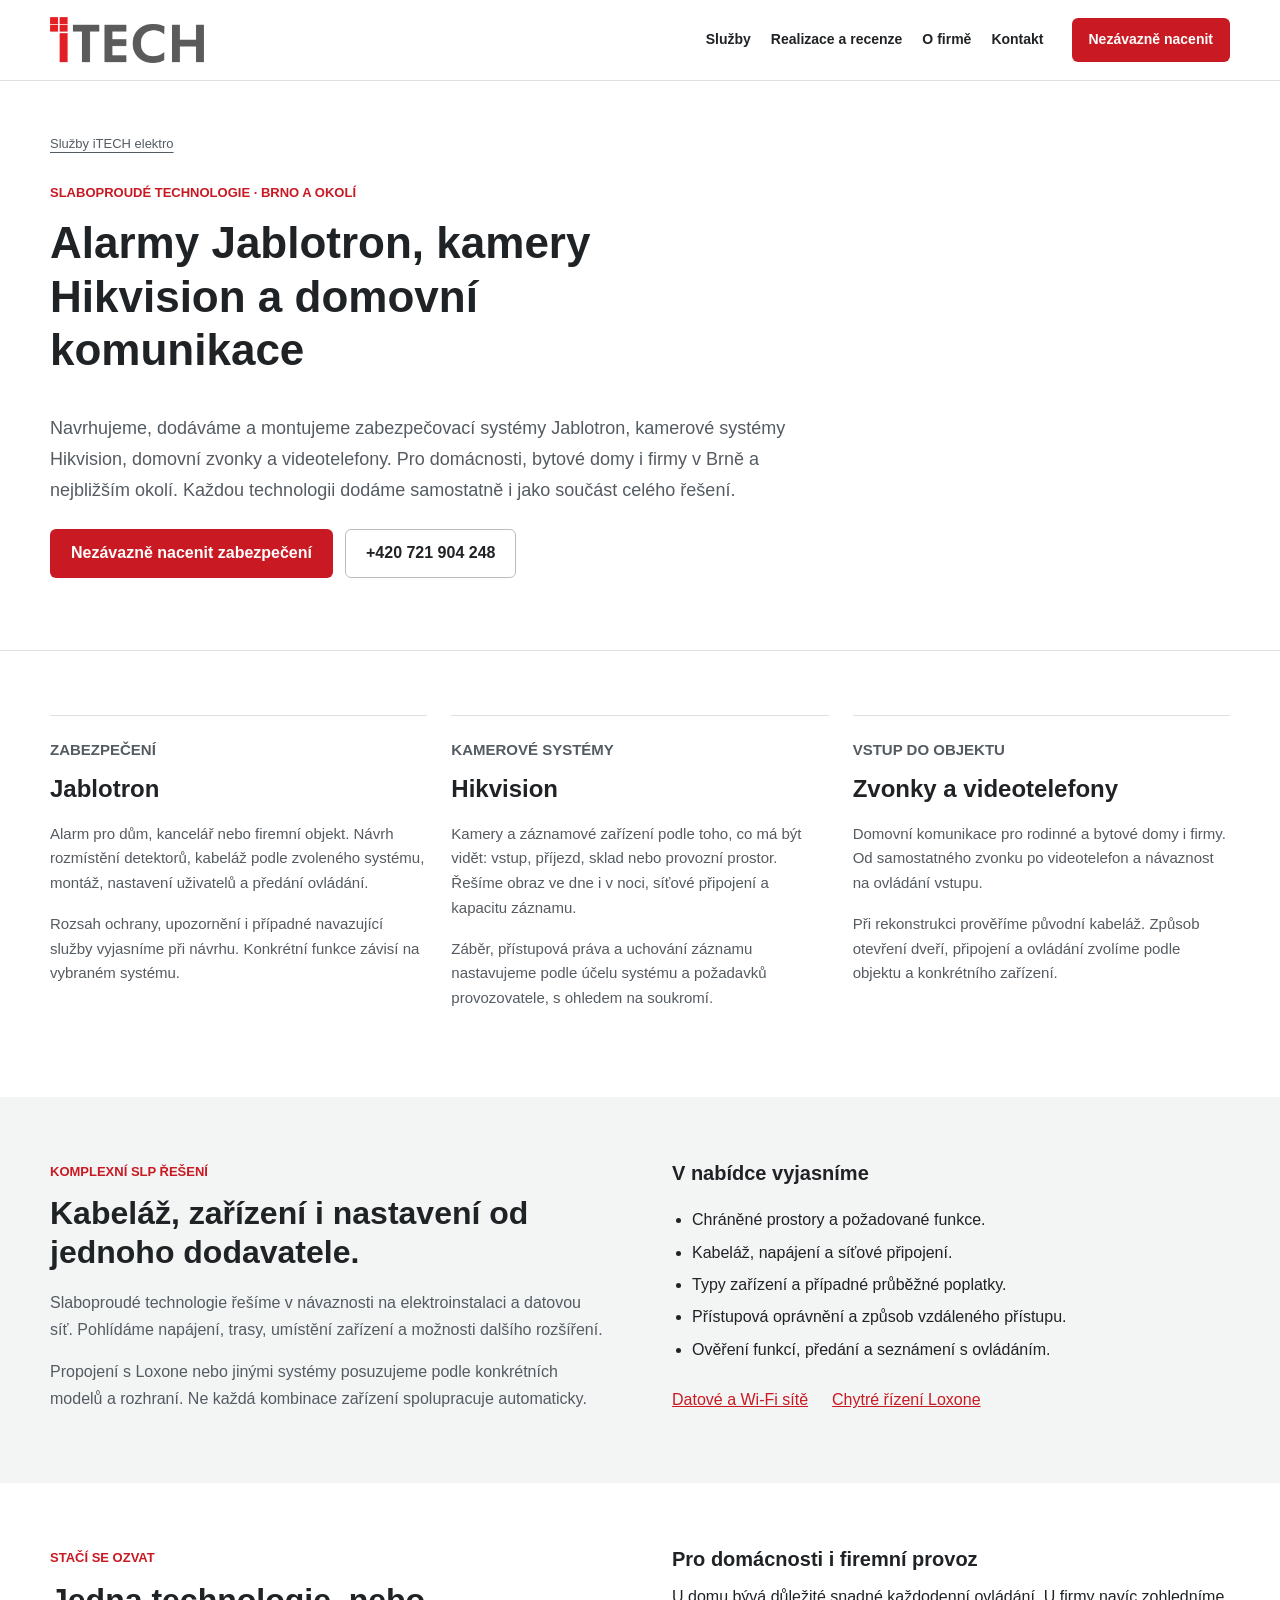
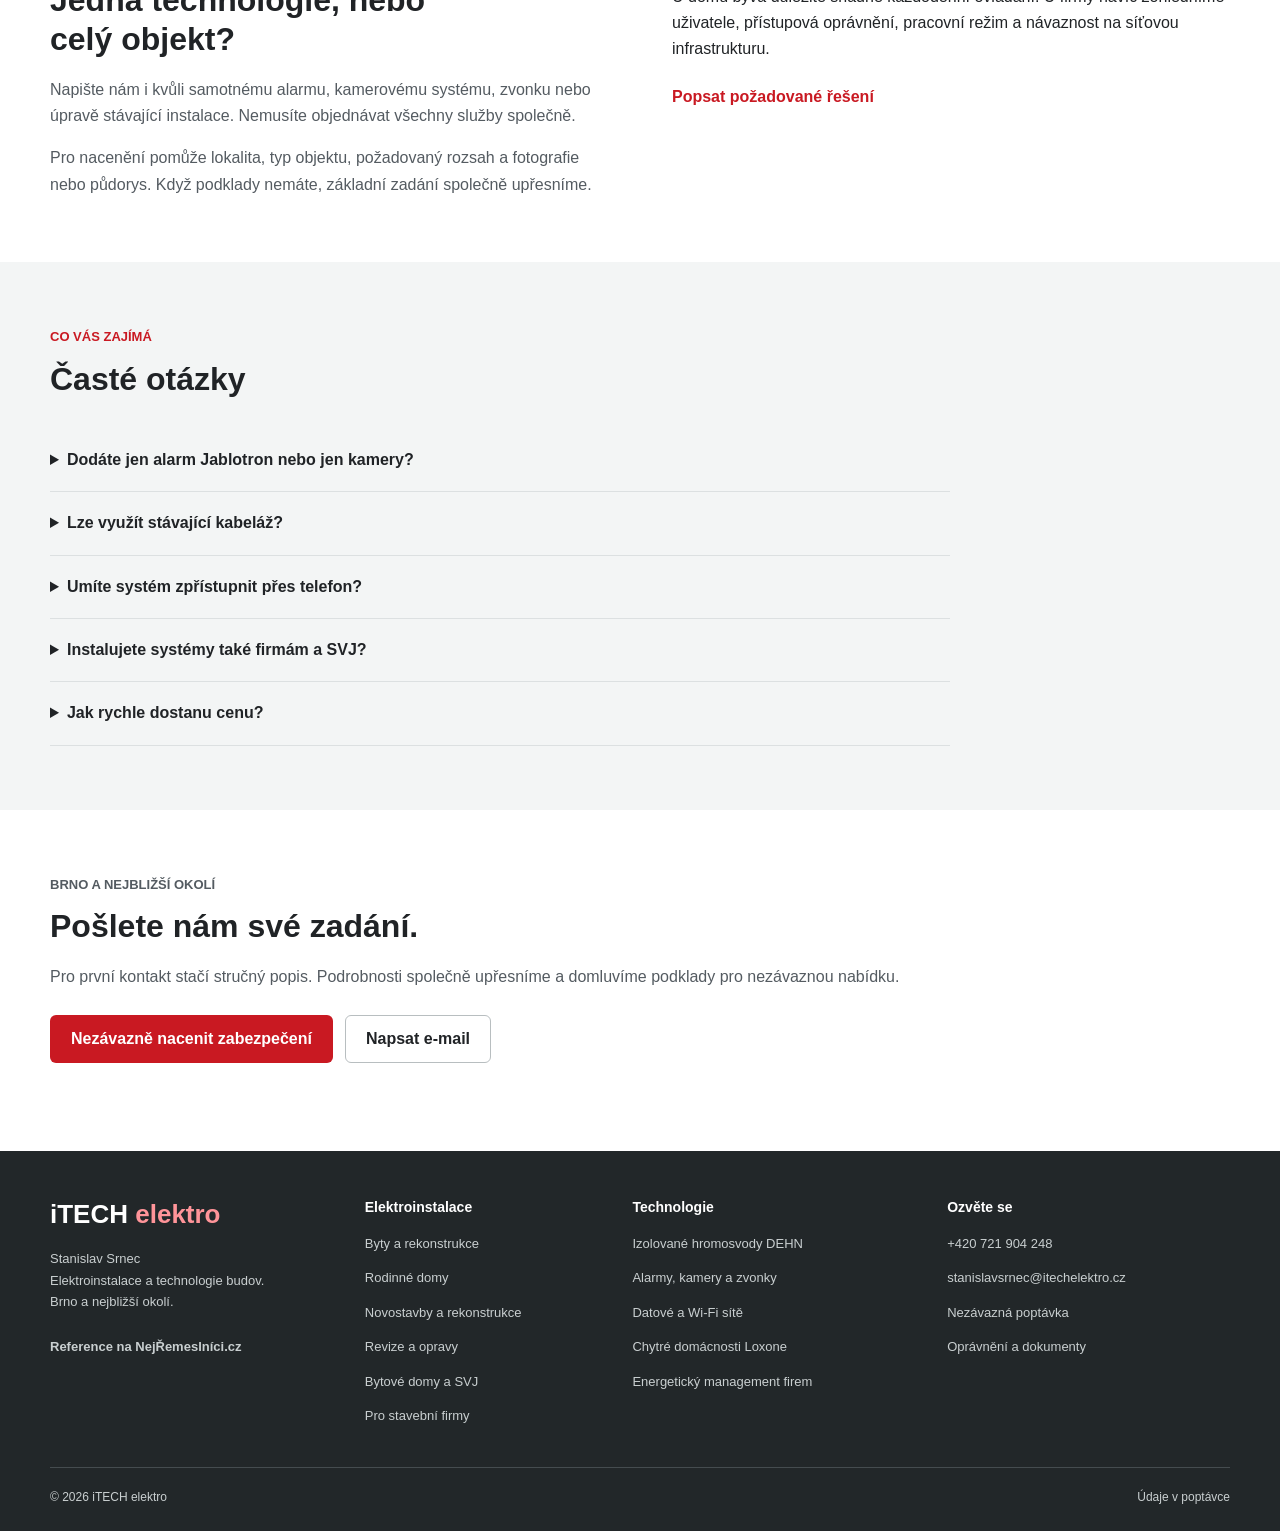
<file: kamerove-systemy-zabezpeceni.html>
<!DOCTYPE html>
<html lang="cs">
<head>
  <meta charset="UTF-8">
  <meta name="viewport" content="width=device-width, initial-scale=1.0">
  <meta name="theme-color" content="#c91922">
  <meta name="description" content="Zabezpečení Jablotron, kamerové systémy Hikvision, zvonky a videotelefony v Brně a okolí. Kompletní slaboproudé instalace i jednotlivé technologie.">
  <title>Jablotron, kamery Hikvision a zvonky Brno | iTECH elektro</title>
  <link rel="canonical" href="https://itechelektro.cz/kamerove-systemy-zabezpeceni.html">
  <meta property="og:type" content="website">
  <meta property="og:locale" content="cs_CZ">
  <meta property="og:site_name" content="iTECH elektro">
  <meta property="og:title" content="Jablotron, kamery Hikvision a zvonky Brno | iTECH elektro">
  <meta property="og:description" content="Zabezpečení Jablotron, kamerové systémy Hikvision, zvonky a videotelefony v Brně a okolí. Kompletní slaboproudé instalace i jednotlivé technologie.">
  <meta property="og:url" content="https://itechelektro.cz/kamerove-systemy-zabezpeceni.html">
  <meta property="og:image" content="https://itechelektro.cz/assets/images/logo.png">
  <meta property="og:image:alt" content="iTECH elektro">
  <meta name="twitter:card" content="summary">
  <meta name="twitter:title" content="Jablotron, kamery Hikvision a zvonky Brno | iTECH elektro">
  <meta name="twitter:description" content="Zabezpečení Jablotron, kamerové systémy Hikvision, zvonky a videotelefony v Brně a okolí. Kompletní slaboproudé instalace i jednotlivé technologie.">
  <meta name="twitter:image" content="https://itechelektro.cz/assets/images/logo.png">
  <link rel="icon" type="image/png" href="assets/images/logo.png">
  <link rel="stylesheet" href="styles.css">
  <script type="application/ld+json">{
  "@context": "https://schema.org",
  "@graph": [
    {
      "@type": "Service",
      "@id": "https://itechelektro.cz/kamerove-systemy-zabezpeceni.html#sluzba",
      "name": "Alarmy Jablotron, kamery Hikvision a domovní komunikace",
      "url": "https://itechelektro.cz/kamerove-systemy-zabezpeceni.html",
      "areaServed": "Brno a nejbližší okolí",
      "provider": {
        "@type": "Electrician",
        "@id": "https://itechelektro.cz/#firma",
        "name": "iTECH elektro",
        "url": "https://itechelektro.cz/",
        "telephone": "+420721904248"
      }
    },
    {
      "@type": "BreadcrumbList",
      "itemListElement": [
        {
          "@type": "ListItem",
          "position": 1,
          "name": "Služby iTECH elektro",
          "item": "https://itechelektro.cz/#rozcestnik"
        },
        {
          "@type": "ListItem",
          "position": 2,
          "name": "Alarmy Jablotron, kamery Hikvision a domovní komunikace",
          "item": "https://itechelektro.cz/kamerove-systemy-zabezpeceni.html"
        }
      ]
    }
  ]
}</script>
</head>
<body>
  <a class="skip-link" href="#main-content">Přejít k obsahu</a>
  <header class="site-header">
    <div class="container topbar">
      <a class="brand" href="index.html#home" aria-label="iTECH elektro, úvodní stránka">
        <img src="assets/images/logo.png" alt="iTECH elektro" width="1069" height="320">
      </a>
      <nav id="main-nav" class="main-nav" aria-label="Hlavní navigace">
        <a href="index.html#rozcestnik">Služby</a>
        <a href="index.html#realizace">Realizace a recenze</a>
        <a href="index.html#o-firme">O firmě</a>
        <a href="index.html#kontakt">Kontakt</a>
      </nav>
      <div class="header-actions">
        <a class="button button-primary header-quote" href="index.html#kontakt">Nezávazně nacenit</a>
        <button class="menu-toggle" type="button" aria-label="Otevřít nabídku" title="Otevřít nabídku" aria-expanded="false" aria-controls="main-nav">
          <img src="assets/icons/menu.svg" alt="" width="24" height="24">
        </button>
      </div>
    </div>
  </header>
<main id="main-content" class="service-page" tabindex="-1"><section class="hero-section"><div class="container"><div class="service-intro"><a class="breadcrumb-link" href="index.html#rozcestnik">Služby iTECH elektro</a><p class="eyebrow">Slaboproudé technologie · Brno a okolí</p><h1>Alarmy Jablotron, kamery Hikvision a domovní komunikace</h1><p class="hero-text">Navrhujeme, dodáváme a montujeme zabezpečovací systémy Jablotron, kamerové systémy Hikvision, domovní zvonky a videotelefony. Pro domácnosti, bytové domy i firmy v Brně a nejbližším okolí. Každou technologii dodáme samostatně i jako součást celého řešení.</p><div class="hero-actions"><a class="button button-primary" href="index.html?inquiryType=Zabezpe%C4%8Den%C3%AD%20a%20kamery#kontakt">Nezávazně nacenit zabezpečení</a><a class="button button-secondary" href="tel:+420721904248">+420 721 904 248</a></div></div></div></section>
<section class="content-section"><div class="container">
  <div class="feature-grid">
    <article id="jablotron" class="feature-card"><p class="eyebrow">Zabezpečení</p><h2>Jablotron</h2><p>Alarm pro dům, kancelář nebo firemní objekt. Návrh rozmístění detektorů, kabeláž podle zvoleného systému, montáž, nastavení uživatelů a předání ovládání.</p><p>Rozsah ochrany, upozornění i případné navazující služby vyjasníme při návrhu. Konkrétní funkce závisí na vybraném systému.</p></article>
    <article id="hikvision" class="feature-card"><p class="eyebrow">Kamerové systémy</p><h2>Hikvision</h2><p>Kamery a záznamové zařízení podle toho, co má být vidět: vstup, příjezd, sklad nebo provozní prostor. Řešíme obraz ve dne i v noci, síťové připojení a kapacitu záznamu.</p><p>Záběr, přístupová práva a uchování záznamu nastavujeme podle účelu systému a požadavků provozovatele, s ohledem na soukromí.</p></article>
    <article id="komunikace" class="feature-card"><p class="eyebrow">Vstup do objektu</p><h2>Zvonky a videotelefony</h2><p>Domovní komunikace pro rodinné a bytové domy i firmy. Od samostatného zvonku po videotelefon a návaznost na ovládání vstupu.</p><p>Při rekonstrukci prověříme původní kabeláž. Způsob otevření dveří, připojení a ovládání zvolíme podle objektu a konkrétního zařízení.</p></article>
  </div>
</div></section>
<section class="content-section alt-section"><div class="container content-grid">
  <div class="section-copy"><p class="eyebrow">Komplexní SLP řešení</p><h2>Kabeláž, zařízení i nastavení od jednoho dodavatele.</h2><p>Slaboproudé technologie řešíme v návaznosti na elektroinstalaci a datovou síť. Pohlídáme napájení, trasy, umístění zařízení a možnosti dalšího rozšíření.</p><p>Propojení s Loxone nebo jinými systémy posuzujeme podle konkrétních modelů a rozhraní. Ne každá kombinace zařízení spolupracuje automaticky.</p></div>
  <div><h3>V nabídce vyjasníme</h3><ul class="feature-list"><li>Chráněné prostory a požadované funkce.</li><li>Kabeláž, napájení a síťové připojení.</li><li>Typy zařízení a případné průběžné poplatky.</li><li>Přístupová oprávnění a způsob vzdáleného přístupu.</li><li>Ověření funkcí, předání a seznámení s ovládáním.</li></ul><div class="related-services"><a href="datove-wifi-site-brno.html">Datové a Wi-Fi sítě</a><a href="chytre-elektroinstalace-loxone.html">Chytré řízení Loxone</a></div></div>
</div></section>
<section class="content-section"><div class="container content-grid">
  <div class="section-copy"><p class="eyebrow">Stačí se ozvat</p><h2>Jedna technologie, nebo celý objekt?</h2><p>Napište nám i kvůli samotnému alarmu, kamerovému systému, zvonku nebo úpravě stávající instalace. Nemusíte objednávat všechny služby společně.</p><p>Pro nacenění pomůže lokalita, typ objektu, požadovaný rozsah a fotografie nebo půdorys. Když podklady nemáte, základní zadání společně upřesníme.</p></div>
  <div><h3>Pro domácnosti i firemní provoz</h3><p>U domu bývá důležité snadné každodenní ovládání. U firmy navíc zohledníme uživatele, přístupová oprávnění, pracovní režim a návaznost na síťovou infrastrukturu.</p><a class="text-link" href="index.html?inquiryType=Zabezpe%C4%8Den%C3%AD%20a%20kamery#kontakt">Popsat požadované řešení</a></div>
</div></section>
<section class="content-section alt-section"><div class="container"><div class="section-heading"><p class="eyebrow">Co vás zajímá</p><h2>Časté otázky</h2></div><div class="faq-list"><details class="faq-item"><summary>Dodáte jen alarm Jablotron nebo jen kamery?</summary><p>Ano. Zabezpečení, kamery i domovní komunikaci dodáváme jednotlivě nebo společně. Rozsah si zvolíte podle potřeby.</p></details>
<details class="faq-item"><summary>Lze využít stávající kabeláž?</summary><p>Někdy ano. Záleží na jejím stavu, zapojení a požadavcích nového zařízení. Použitelnost prověříme před finálním návrhem.</p></details>
<details class="faq-item"><summary>Umíte systém zpřístupnit přes telefon?</summary><p>U vhodných zařízení ano. Domluvíme oprávnění uživatelů, bezpečný způsob přístupu i případné požadavky na internetové připojení a služby výrobce.</p></details>
<details class="faq-item"><summary>Instalujete systémy také firmám a SVJ?</summary><p>Ano. Nabídka zahrnuje domácnosti, bytové domy a firemní objekty v Brně a nejbližším okolí.</p></details>
<details class="faq-item"><summary>Jak rychle dostanu cenu?</summary><p>Záleží na podkladech a rozsahu. Po stručném popisu upřesníme, co je pro konkrétní nabídku potřeba. U složitější instalace může být nutná prohlídka objektu.</p></details></div></div></section>
<section class="content-section"><div class="container"><div class="cta-panel"><p class="eyebrow">Brno a nejbližší okolí</p><h2>Pošlete nám své zadání.</h2><p>Pro první kontakt stačí stručný popis. Podrobnosti společně upřesníme a domluvíme podklady pro nezávaznou nabídku.</p><div class="hero-actions"><a class="button button-primary" href="index.html?inquiryType=Zabezpe%C4%8Den%C3%AD%20a%20kamery#kontakt">Nezávazně nacenit zabezpečení</a><a class="button button-secondary" href="mailto:stanislavsrnec@itechelektro.cz">Napsat e-mail</a></div></div></div></section></main>
  <footer class="site-footer">
    <div class="container footer-grid">
      <div>
        <a class="footer-brand" href="index.html#home">iTECH <span>elektro</span></a>
        <p>Stanislav Srnec<br>Elektroinstalace a technologie budov.<br>Brno a nejbližší okolí.</p>
        <a class="text-link" href="https://www.nejremeslnici.cz/profil/72179-stanislav-srnec-itech-elektro" target="_blank" rel="noopener noreferrer">Reference na NejŘemeslníci.cz</a>
      </div>
      <div>
        <h3>Elektroinstalace</h3>
        <ul>
          <li><a href="elektroinstalace-bytu.html">Byty a rekonstrukce</a></li>
          <li><a href="elektroinstalace-rodinnych-domu.html">Rodinné domy</a></li>
          <li><a href="elektroinstalace-novostavby-rekonstrukce.html">Novostavby a rekonstrukce</a></li>
          <li><a href="revize-porevizni-opravy.html">Revize a opravy</a></li>
          <li><a href="bytove-domy-svj-bytova-druzstva.html">Bytové domy a SVJ</a></li>
          <li><a href="spoluprace-stavebni-firmy.html">Pro stavební firmy</a></li>
        </ul>
      </div>
      <div>
        <h3>Technologie</h3>
        <ul>
          <li><a href="hvi-hromosvody.html">Izolované hromosvody DEHN</a></li>
          <li><a href="kamerove-systemy-zabezpeceni.html">Alarmy, kamery a zvonky</a></li>
          <li><a href="datove-wifi-site-brno.html">Datové a Wi-Fi sítě</a></li>
          <li><a href="chytre-elektroinstalace-loxone.html">Chytré domácnosti Loxone</a></li>
          <li><a href="energeticky-management-loxone.html">Energetický management firem</a></li>
        </ul>
      </div>
      <div>
        <h3>Ozvěte se</h3>
        <ul>
          <li><a href="tel:+420721904248">+420 721 904 248</a></li>
          <li><a href="mailto:stanislavsrnec@itechelektro.cz">stanislavsrnec@itechelektro.cz</a></li>
          <li><a href="index.html?inquiryType=Zabezpe%C4%8Den%C3%AD%20a%20kamery#kontakt">Nezávazná poptávka</a></li>
          <li><a href="index.html#dokumenty">Oprávnění a dokumenty</a></li>
        </ul>
      </div>
    </div>
    <div class="container footer-bottom"><span>© <span id="current-year">2026</span> iTECH elektro</span><a href="index.html#soukromi">Údaje v poptávce</a></div>
  </footer>
  <div class="mobile-cta" aria-label="Rychlý kontakt">
    <a class="mobile-cta-call" href="tel:+420721904248"><img src="assets/icons/phone.svg" width="20" height="20" alt="">Zavolat</a>
    <a class="mobile-cta-form" href="index.html?inquiryType=Zabezpe%C4%8Den%C3%AD%20a%20kamery#kontakt">Nezávazně nacenit<img src="assets/icons/arrow-right.svg" width="20" height="20" alt=""></a>
  </div>
  <script src="script.js" defer></script>
</body>
</html>
</file>
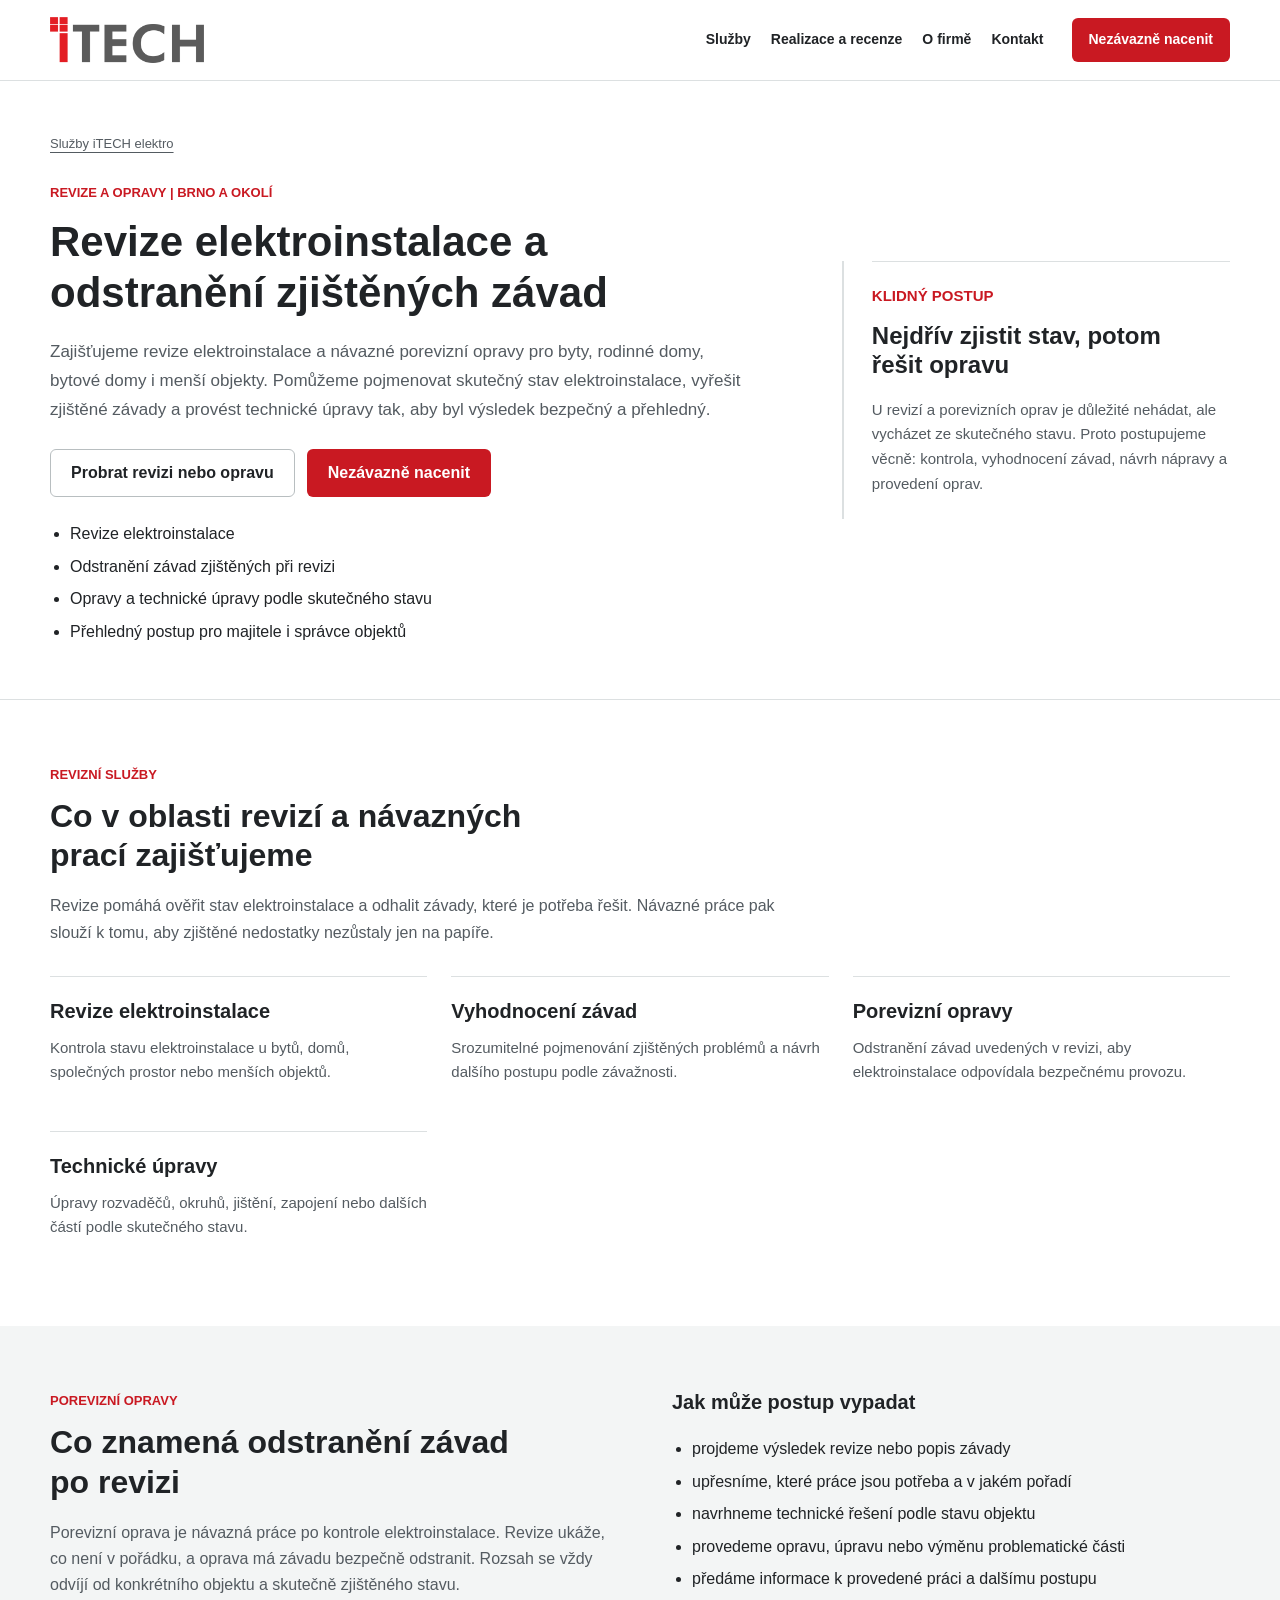
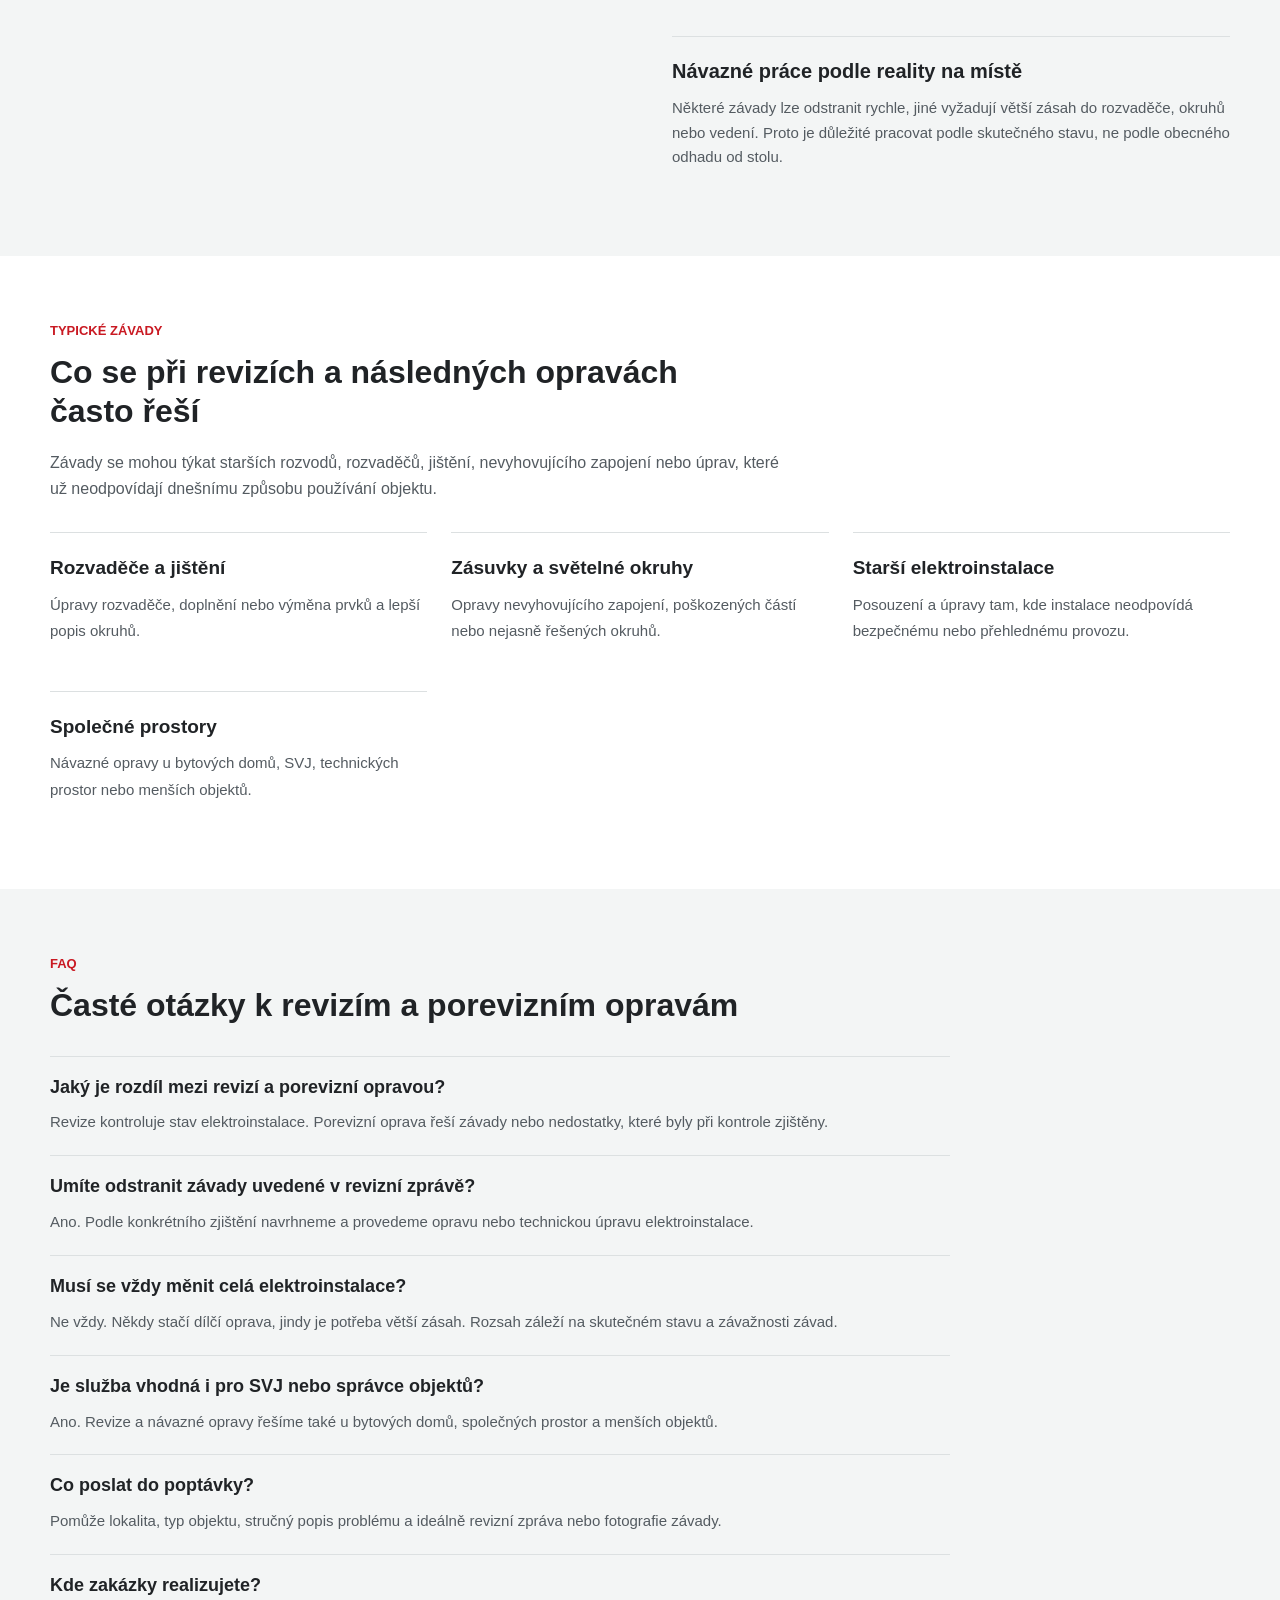
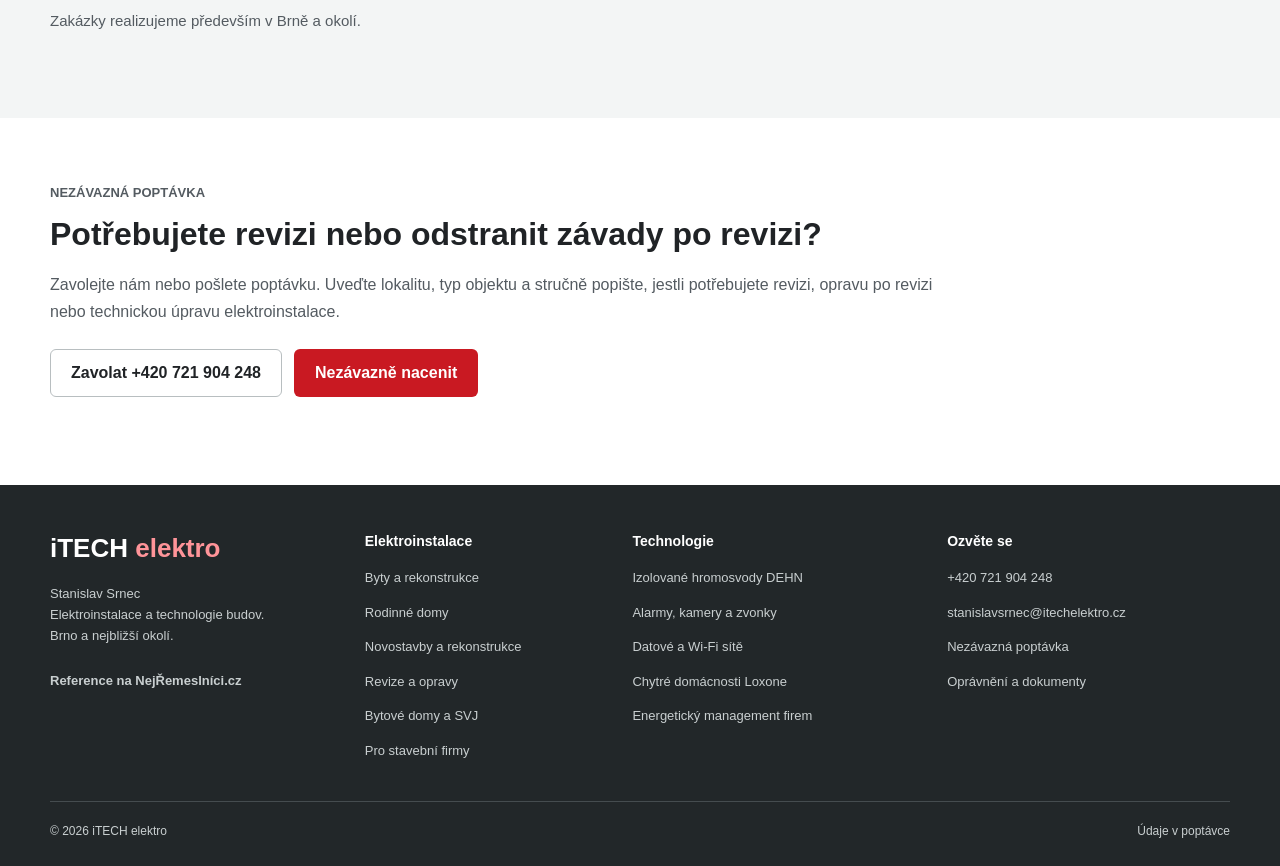
<file: revize-porevizni-opravy.html>
<!DOCTYPE html>
<html lang="cs">
<head>
  <meta charset="UTF-8">
  <meta name="viewport" content="width=device-width, initial-scale=1.0">
  <meta name="description" content="Revize elektroinstalace a porevizní opravy v Brně a okolí. Odstranění závad zjištěných při revizi, opravy a technické úpravy podle skutečného stavu.">
  <meta name="theme-color" content="#e31b23">
  <title>Revize a porevizní opravy Brno | iTECH elektro</title>
  <link rel="canonical" href="https://itechelektro.cz/revize-porevizni-opravy.html">
  <meta property="og:type" content="website">
  <meta property="og:locale" content="cs_CZ">
  <meta property="og:site_name" content="iTECH elektro">
  <meta property="og:title" content="Revize a porevizní opravy Brno | iTECH elektro">
  <meta property="og:description" content="Revize elektroinstalace a porevizní opravy v Brně a okolí.">
  <meta property="og:url" content="https://itechelektro.cz/revize-porevizni-opravy.html">
  <meta property="og:image" content="https://itechelektro.cz/assets/images/logo.png">
  <meta name="twitter:card" content="summary">
  <meta name="twitter:title" content="Revize a porevizní opravy Brno | iTECH elektro">
  <meta name="twitter:description" content="Revize elektroinstalace a porevizní opravy v Brně a okolí.">
  <meta name="twitter:image" content="https://itechelektro.cz/assets/images/logo.png">
  <link rel="icon" type="image/png" href="assets/images/logo.png">
  <link rel="stylesheet" href="styles.css">
  <script type="application/ld+json">
{
  "@context": "https://schema.org",
  "@type": "Service",
  "name": "Revize a porevizní opravy",
  "provider": {
    "@type": "Electrician",
    "name": "iTECH elektro",
    "url": "https://itechelektro.cz/",
    "@id": "https://itechelektro.cz/#firma",
    "telephone": "+420721904248"
  },
  "areaServed": "Brno a nejbližší okolí",
  "serviceType": "Revize elektroinstalace a porevizní opravy",
  "@id": "https://itechelektro.cz/revize-porevizni-opravy.html#sluzba",
  "url": "https://itechelektro.cz/revize-porevizni-opravy.html"
}
  </script>
</head>
<body>
  <a class="skip-link" href="#main-content">Přejít k obsahu</a>
  <header class="site-header">
    <div class="container topbar">
      <a class="brand" href="index.html#home" aria-label="iTECH elektro, úvodní stránka">
        <img src="assets/images/logo.png" alt="iTECH elektro" width="1069" height="320">
      </a>
      <nav id="main-nav" class="main-nav" aria-label="Hlavní navigace">
        <a href="index.html#rozcestnik">Služby</a>
        <a href="index.html#realizace">Realizace a recenze</a>
        <a href="index.html#o-firme">O firmě</a>
        <a href="index.html?inquiryType=Revize%20a%20opravy#kontakt">Kontakt</a>
      </nav>
      <div class="header-actions">
        <a class="button button-primary header-quote" href="index.html?inquiryType=Revize%20a%20opravy#kontakt">Nezávazně nacenit</a>
        <button class="menu-toggle" type="button" aria-label="Otevřít nabídku" title="Otevřít nabídku" aria-expanded="false" aria-controls="main-nav">
          <img src="assets/icons/menu.svg" alt="" width="24" height="24">
        </button>
      </div>
    </div>
  </header>

  <main id="main-content" class="service-page" tabindex="-1">
    <section class="hero-section service-hero">
      <div class="container hero-grid">
        <div class="hero-copy">
          <a class="breadcrumb-link" href="index.html#rozcestnik">Služby iTECH elektro</a>
          <p class="eyebrow">Revize a opravy | Brno a okolí</p>
          <h1>Revize elektroinstalace a odstranění zjištěných závad</h1>
          <p class="hero-text">
            Zajišťujeme revize elektroinstalace a návazné porevizní opravy pro byty, rodinné domy,
            bytové domy i menší objekty. Pomůžeme pojmenovat skutečný stav elektroinstalace,
            vyřešit zjištěné závady a provést technické úpravy tak, aby byl výsledek bezpečný a přehledný.
          </p>

          <div class="hero-actions">
            <a class="button button-secondary" href="tel:+420721904248">Probrat revizi nebo opravu</a>
            <a class="button button-primary" href="index.html?inquiryType=Revize%20a%20opravy#kontakt">Nezávazně nacenit</a>
          </div>

          <ul class="hero-points">
            <li>Revize elektroinstalace</li>
            <li>Odstranění závad zjištěných při revizi</li>
            <li>Opravy a technické úpravy podle skutečného stavu</li>
            <li>Přehledný postup pro majitele i správce objektů</li>
          </ul>
        </div>

        <aside class="hero-panel">
          <article class="feature-card accent-card service-summary-card">
            <p class="review-label">Klidný postup</p>
            <h2>Nejdřív zjistit stav, potom řešit opravu</h2>
            <p>
              U revizí a porevizních oprav je důležité nehádat, ale vycházet ze skutečného stavu.
              Proto postupujeme věcně: kontrola, vyhodnocení závad, návrh nápravy a provedení oprav.
            </p>
          </article>
        </aside>
      </div>
    </section>

    <section class="content-section">
      <div class="container">
        <div class="section-heading">
          <p class="eyebrow">Revizní služby</p>
          <h2>Co v oblasti revizí a návazných prací zajišťujeme</h2>
          <p>
            Revize pomáhá ověřit stav elektroinstalace a odhalit závady, které je potřeba řešit.
            Návazné práce pak slouží k tomu, aby zjištěné nedostatky nezůstaly jen na papíře.
          </p>
        </div>

        <div class="feature-grid">
          <article class="feature-card">
            <h3>Revize elektroinstalace</h3>
            <p>Kontrola stavu elektroinstalace u bytů, domů, společných prostor nebo menších objektů.</p>
          </article>
          <article class="feature-card">
            <h3>Vyhodnocení závad</h3>
            <p>Srozumitelné pojmenování zjištěných problémů a návrh dalšího postupu podle závažnosti.</p>
          </article>
          <article class="feature-card">
            <h3>Porevizní opravy</h3>
            <p>Odstranění závad uvedených v revizi, aby elektroinstalace odpovídala bezpečnému provozu.</p>
          </article>
          <article class="feature-card">
            <h3>Technické úpravy</h3>
            <p>Úpravy rozvaděčů, okruhů, jištění, zapojení nebo dalších částí podle skutečného stavu.</p>
          </article>
        </div>
      </div>
    </section>

    <section class="content-section alt-section">
      <div class="container content-grid">
        <div class="section-copy">
          <p class="eyebrow">Porevizní opravy</p>
          <h2>Co znamená odstranění závad po revizi</h2>
          <p>
            Porevizní oprava je návazná práce po kontrole elektroinstalace. Revize ukáže, co není v pořádku,
            a oprava má závadu bezpečně odstranit. Rozsah se vždy odvíjí od konkrétního objektu a skutečně
            zjištěného stavu.
          </p>
        </div>

        <div class="info-stack">
          <article class="feature-card">
            <h3>Jak může postup vypadat</h3>
            <ul class="feature-list">
              <li>projdeme výsledek revize nebo popis závady</li>
              <li>upřesníme, které práce jsou potřeba a v jakém pořadí</li>
              <li>navrhneme technické řešení podle stavu objektu</li>
              <li>provedeme opravu, úpravu nebo výměnu problematické části</li>
              <li>předáme informace k provedené práci a dalšímu postupu</li>
            </ul>
          </article>
          <article class="feature-card accent-card">
            <h3>Návazné práce podle reality na místě</h3>
            <p>
              Některé závady lze odstranit rychle, jiné vyžadují větší zásah do rozvaděče, okruhů nebo vedení.
              Proto je důležité pracovat podle skutečného stavu, ne podle obecného odhadu od stolu.
            </p>
          </article>
        </div>
      </div>
    </section>

    <section class="content-section">
      <div class="container">
        <div class="section-heading">
          <p class="eyebrow">Typické závady</p>
          <h2>Co se při revizích a následných opravách často řeší</h2>
          <p>
            Závady se mohou týkat starších rozvodů, rozvaděčů, jištění, nevyhovujícího zapojení
            nebo úprav, které už neodpovídají dnešnímu způsobu používání objektu.
          </p>
        </div>

        <div class="stats-row">
          <article class="stat-card">
            <strong>Rozvaděče a jištění</strong>
            <span>Úpravy rozvaděče, doplnění nebo výměna prvků a lepší popis okruhů.</span>
          </article>
          <article class="stat-card">
            <strong>Zásuvky a světelné okruhy</strong>
            <span>Opravy nevyhovujícího zapojení, poškozených částí nebo nejasně řešených okruhů.</span>
          </article>
          <article class="stat-card">
            <strong>Starší elektroinstalace</strong>
            <span>Posouzení a úpravy tam, kde instalace neodpovídá bezpečnému nebo přehlednému provozu.</span>
          </article>
          <article class="stat-card">
            <strong>Společné prostory</strong>
            <span>Návazné opravy u bytových domů, SVJ, technických prostor nebo menších objektů.</span>
          </article>
        </div>
      </div>
    </section>

    <section class="content-section alt-section">
      <div class="container">
        <div class="section-heading">
          <p class="eyebrow">FAQ</p>
          <h2>Časté otázky k revizím a porevizním opravám</h2>
        </div>

        <div class="faq-list">
          <article class="feature-card">
            <h3>Jaký je rozdíl mezi revizí a porevizní opravou?</h3>
            <p>Revize kontroluje stav elektroinstalace. Porevizní oprava řeší závady nebo nedostatky, které byly při kontrole zjištěny.</p>
          </article>
          <article class="feature-card">
            <h3>Umíte odstranit závady uvedené v revizní zprávě?</h3>
            <p>Ano. Podle konkrétního zjištění navrhneme a provedeme opravu nebo technickou úpravu elektroinstalace.</p>
          </article>
          <article class="feature-card">
            <h3>Musí se vždy měnit celá elektroinstalace?</h3>
            <p>Ne vždy. Někdy stačí dílčí oprava, jindy je potřeba větší zásah. Rozsah záleží na skutečném stavu a závažnosti závad.</p>
          </article>
          <article class="feature-card">
            <h3>Je služba vhodná i pro SVJ nebo správce objektů?</h3>
            <p>Ano. Revize a návazné opravy řešíme také u bytových domů, společných prostor a menších objektů.</p>
          </article>
          <article class="feature-card">
            <h3>Co poslat do poptávky?</h3>
            <p>Pomůže lokalita, typ objektu, stručný popis problému a ideálně revizní zpráva nebo fotografie závady.</p>
          </article>
          <article class="feature-card">
            <h3>Kde zakázky realizujete?</h3>
            <p>Zakázky realizujeme především v Brně a okolí.</p>
          </article>
        </div>
      </div>
    </section>

    <section class="content-section">
      <div class="container">
        <div class="cta-panel">
          <p class="eyebrow">Nezávazná poptávka</p>
          <h2>Potřebujete revizi nebo odstranit závady po revizi?</h2>
          <p>
            Zavolejte nám nebo pošlete poptávku. Uveďte lokalitu, typ objektu a stručně popište,
            jestli potřebujete revizi, opravu po revizi nebo technickou úpravu elektroinstalace.
          </p>
          <div class="hero-actions">
            <a class="button button-secondary" href="tel:+420721904248">Zavolat +420 721 904 248</a>
            <a class="button button-primary" href="index.html?inquiryType=Revize%20a%20opravy#kontakt">Nezávazně nacenit</a>
          </div>
        </div>
      </div>
    </section>
  </main>

  <footer class="site-footer">
    <div class="container footer-grid">
      <div>
        <a class="footer-brand" href="index.html#home">iTECH <span>elektro</span></a>
        <p>Stanislav Srnec<br>Elektroinstalace a technologie budov.<br>Brno a nejbližší okolí.</p>
        <a class="text-link" href="https://www.nejremeslnici.cz/profil/72179-stanislav-srnec-itech-elektro" target="_blank" rel="noopener noreferrer">Reference na NejŘemeslníci.cz</a>
      </div>
      <div>
        <h3>Elektroinstalace</h3>
        <ul>
          <li><a href="elektroinstalace-bytu.html">Byty a rekonstrukce</a></li>
          <li><a href="elektroinstalace-rodinnych-domu.html">Rodinné domy</a></li>
          <li><a href="elektroinstalace-novostavby-rekonstrukce.html">Novostavby a rekonstrukce</a></li>
          <li><a href="revize-porevizni-opravy.html">Revize a opravy</a></li>
          <li><a href="bytove-domy-svj-bytova-druzstva.html">Bytové domy a SVJ</a></li>
          <li><a href="spoluprace-stavebni-firmy.html">Pro stavební firmy</a></li>
        </ul>
      </div>
      <div>
        <h3>Technologie</h3>
        <ul>
          <li><a href="hvi-hromosvody.html">Izolované hromosvody DEHN</a></li>
          <li><a href="kamerove-systemy-zabezpeceni.html">Alarmy, kamery a zvonky</a></li>
          <li><a href="datove-wifi-site-brno.html">Datové a Wi-Fi sítě</a></li>
          <li><a href="chytre-elektroinstalace-loxone.html">Chytré domácnosti Loxone</a></li>
          <li><a href="energeticky-management-loxone.html">Energetický management firem</a></li>
        </ul>
      </div>
      <div>
        <h3>Ozvěte se</h3>
        <ul>
          <li><a href="tel:+420721904248">+420 721 904 248</a></li>
          <li><a href="mailto:stanislavsrnec@itechelektro.cz">stanislavsrnec@itechelektro.cz</a></li>
          <li><a href="index.html?inquiryType=Revize%20a%20opravy#kontakt">Nezávazná poptávka</a></li>
          <li><a href="index.html#dokumenty">Oprávnění a dokumenty</a></li>
        </ul>
      </div>
    </div>
    <div class="container footer-bottom"><span>© <span id="current-year">2026</span> iTECH elektro</span><a href="index.html#soukromi">Údaje v poptávce</a></div>
  </footer>
  <div class="mobile-cta" aria-label="Rychlý kontakt">
    <a class="mobile-cta-call" href="tel:+420721904248"><img src="assets/icons/phone.svg" width="20" height="20" alt="">Zavolat</a>
    <a class="mobile-cta-form" href="index.html?inquiryType=Revize%20a%20opravy#kontakt">Nezávazně nacenit<img src="assets/icons/arrow-right.svg" width="20" height="20" alt=""></a>
  </div>
  <script src="script.js" defer></script>
</body>
</html>
</file>
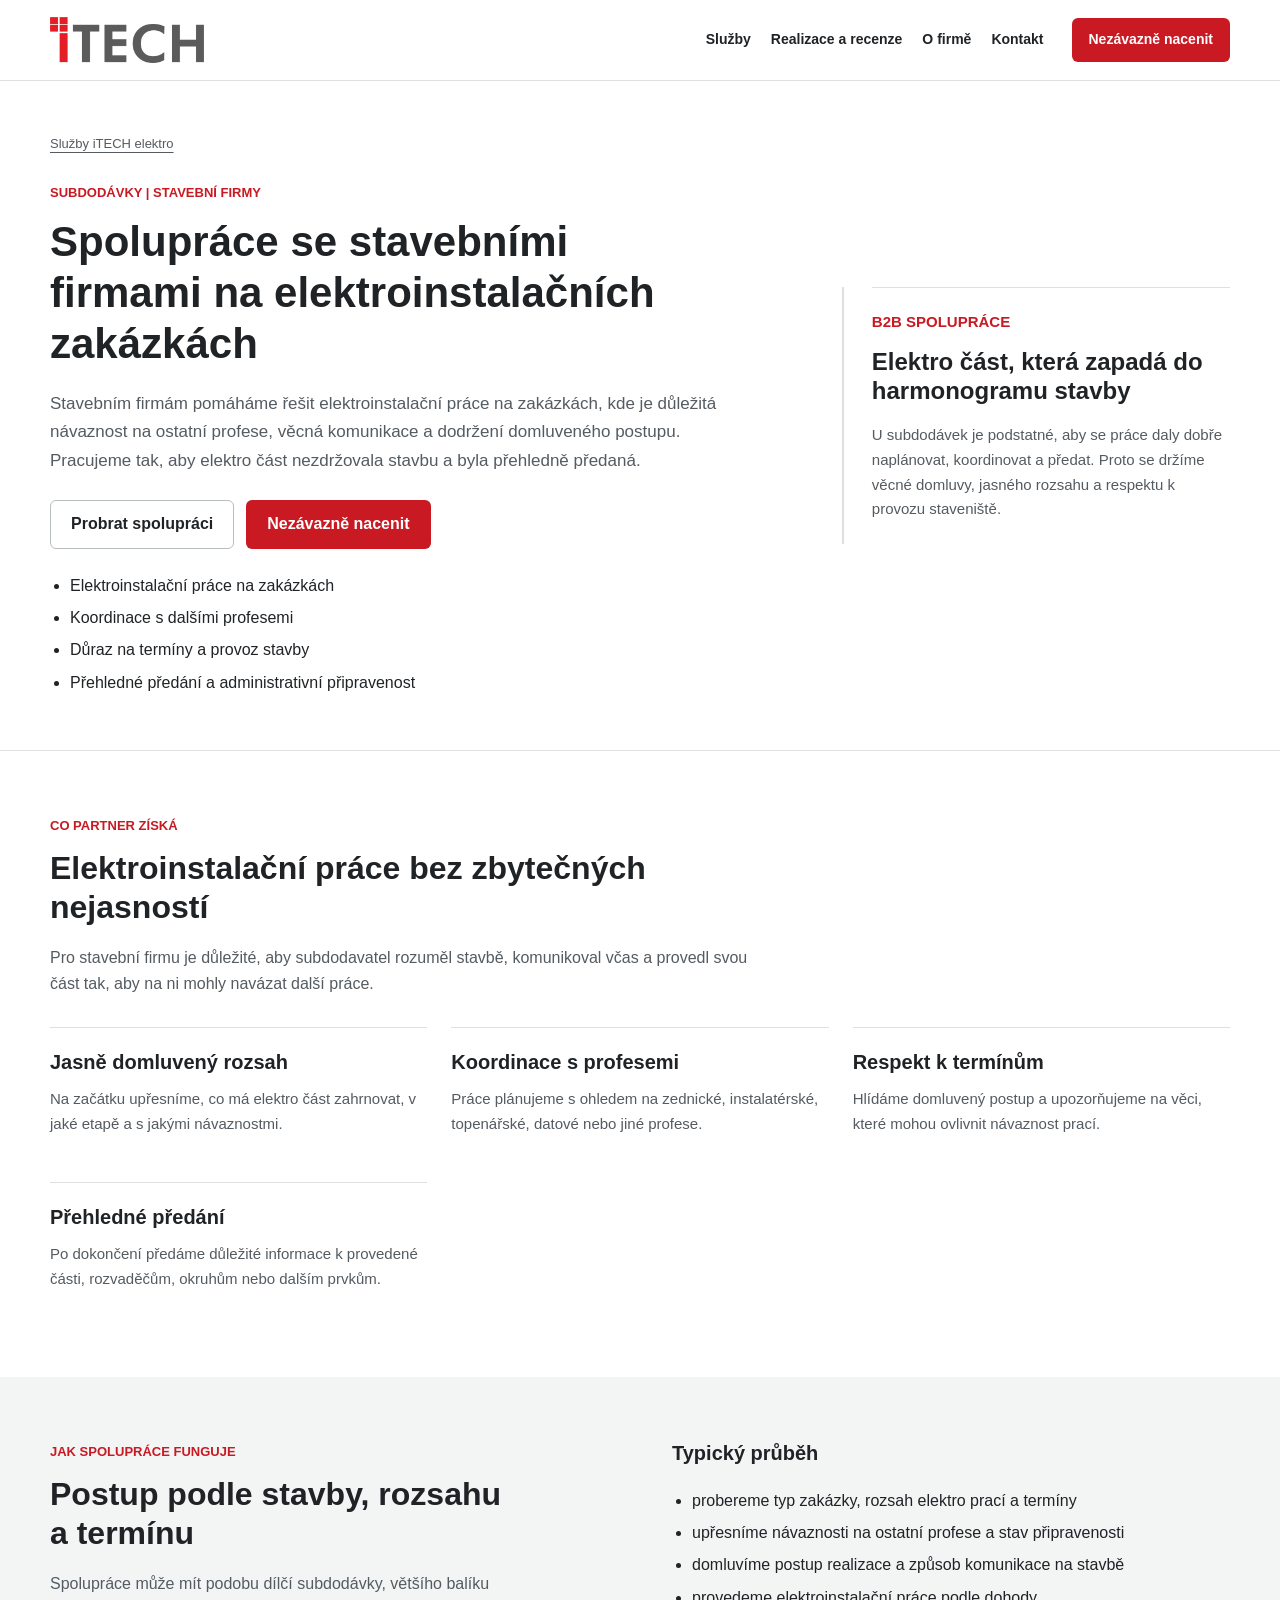
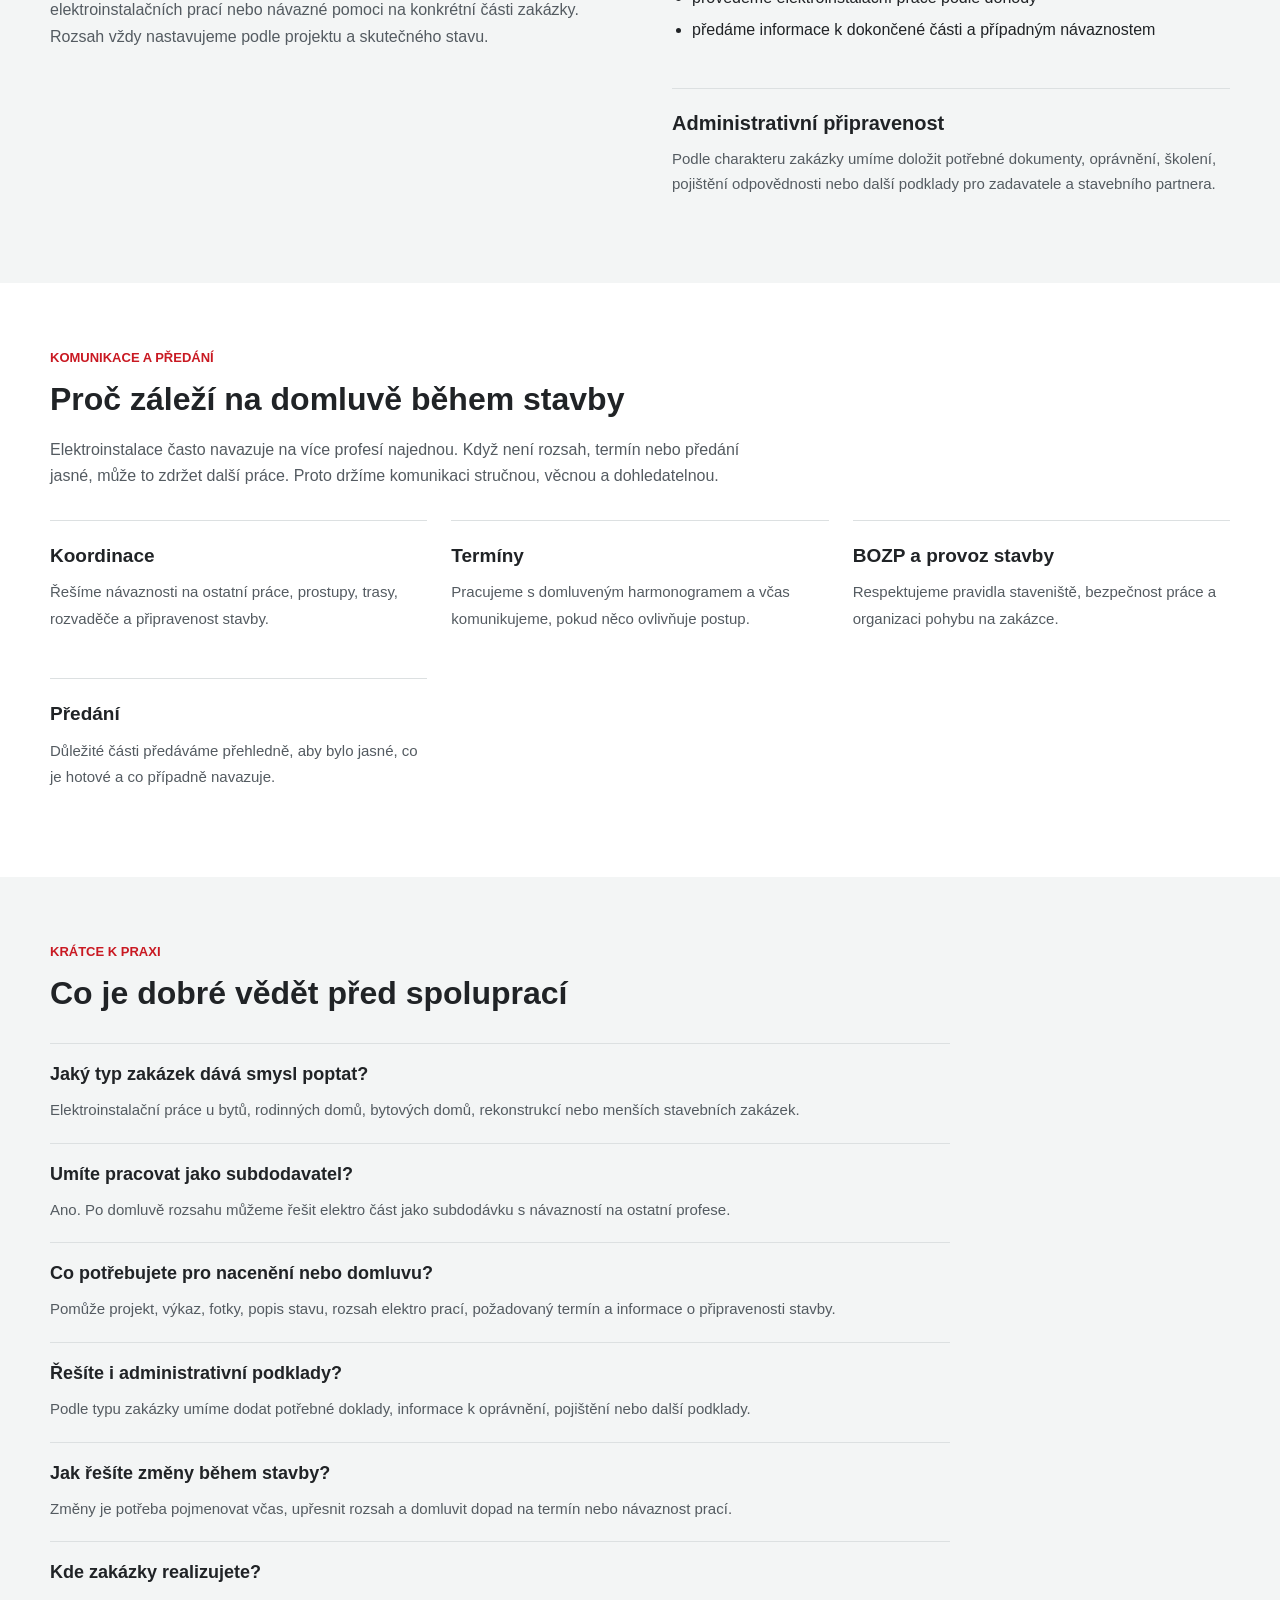
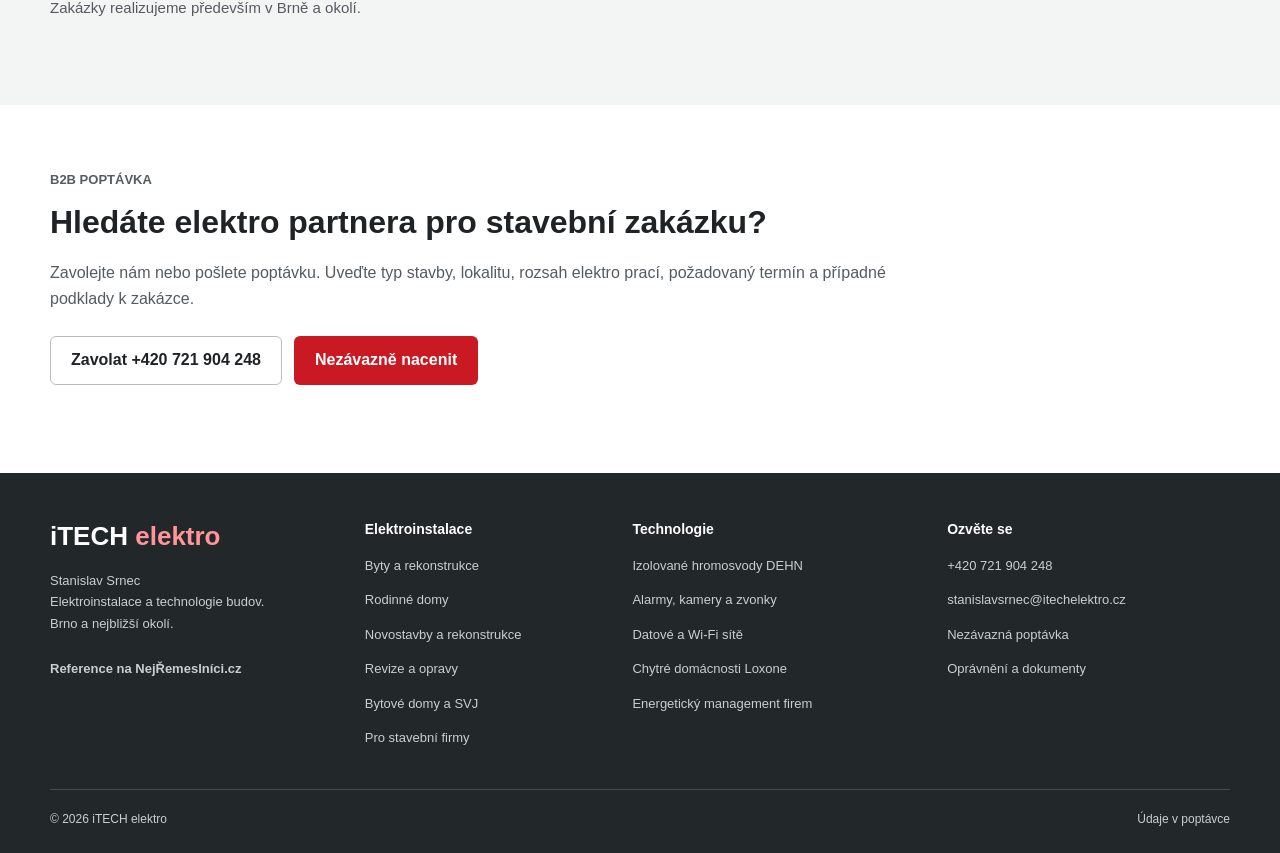
<file: spoluprace-stavebni-firmy.html>
<!DOCTYPE html>
<html lang="cs">
<head>
  <meta charset="UTF-8">
  <meta name="viewport" content="width=device-width, initial-scale=1.0">
  <meta name="description" content="Spolupráce se stavebními firmami v Brně a okolí. Elektroinstalační práce na zakázkách, koordinace s dalšími profesemi, termíny, přehledné předání a administrativní připravenost.">
  <meta name="theme-color" content="#e31b23">
  <title>Elektro pro stavební firmy Brno | iTECH elektro</title>
  <link rel="canonical" href="https://itechelektro.cz/spoluprace-stavebni-firmy.html">
  <meta property="og:type" content="website">
  <meta property="og:locale" content="cs_CZ">
  <meta property="og:site_name" content="iTECH elektro">
  <meta property="og:title" content="Elektro pro stavební firmy Brno | iTECH elektro">
  <meta property="og:description" content="Spolupráce se stavebními firmami na elektroinstalačních zakázkách v Brně a okolí.">
  <meta property="og:url" content="https://itechelektro.cz/spoluprace-stavebni-firmy.html">
  <meta property="og:image" content="https://itechelektro.cz/assets/images/logo.png">
  <meta name="twitter:card" content="summary">
  <meta name="twitter:title" content="Elektro pro stavební firmy Brno | iTECH elektro">
  <meta name="twitter:description" content="Spolupráce se stavebními firmami na elektroinstalačních zakázkách v Brně a okolí.">
  <meta name="twitter:image" content="https://itechelektro.cz/assets/images/logo.png">
  <link rel="icon" type="image/png" href="assets/images/logo.png">
  <link rel="stylesheet" href="styles.css">
  <script type="application/ld+json">
{
  "@context": "https://schema.org",
  "@type": "Service",
  "name": "Spolupráce se stavebními firmami",
  "provider": {
    "@type": "Electrician",
    "name": "iTECH elektro",
    "url": "https://itechelektro.cz/",
    "@id": "https://itechelektro.cz/#firma",
    "telephone": "+420721904248"
  },
  "areaServed": "Brno a nejbližší okolí",
  "serviceType": "Elektroinstalační práce pro stavební firmy",
  "@id": "https://itechelektro.cz/spoluprace-stavebni-firmy.html#sluzba",
  "url": "https://itechelektro.cz/spoluprace-stavebni-firmy.html"
}
  </script>
</head>
<body>
  <a class="skip-link" href="#main-content">Přejít k obsahu</a>
  <header class="site-header">
    <div class="container topbar">
      <a class="brand" href="index.html#home" aria-label="iTECH elektro, úvodní stránka">
        <img src="assets/images/logo.png" alt="iTECH elektro" width="1069" height="320">
      </a>
      <nav id="main-nav" class="main-nav" aria-label="Hlavní navigace">
        <a href="index.html#rozcestnik">Služby</a>
        <a href="index.html#realizace">Realizace a recenze</a>
        <a href="index.html#o-firme">O firmě</a>
        <a href="index.html?inquiryType=SVJ%20a%20stavebn%C3%AD%20firmy#kontakt">Kontakt</a>
      </nav>
      <div class="header-actions">
        <a class="button button-primary header-quote" href="index.html?inquiryType=SVJ%20a%20stavebn%C3%AD%20firmy#kontakt">Nezávazně nacenit</a>
        <button class="menu-toggle" type="button" aria-label="Otevřít nabídku" title="Otevřít nabídku" aria-expanded="false" aria-controls="main-nav">
          <img src="assets/icons/menu.svg" alt="" width="24" height="24">
        </button>
      </div>
    </div>
  </header>

  <main id="main-content" class="service-page" tabindex="-1">
    <section class="hero-section service-hero">
      <div class="container hero-grid">
        <div class="hero-copy">
          <a class="breadcrumb-link" href="index.html#rozcestnik">Služby iTECH elektro</a>
          <p class="eyebrow">Subdodávky | stavební firmy</p>
          <h1>Spolupráce se stavebními firmami na elektroinstalačních zakázkách</h1>
          <p class="hero-text">
            Stavebním firmám pomáháme řešit elektroinstalační práce na zakázkách, kde je důležitá
            návaznost na ostatní profese, věcná komunikace a dodržení domluveného postupu.
            Pracujeme tak, aby elektro část nezdržovala stavbu a byla přehledně předaná.
          </p>

          <div class="hero-actions">
            <a class="button button-secondary" href="tel:+420721904248">Probrat spolupráci</a>
            <a class="button button-primary" href="index.html?inquiryType=SVJ%20a%20stavebn%C3%AD%20firmy#kontakt">Nezávazně nacenit</a>
          </div>

          <ul class="hero-points">
            <li>Elektroinstalační práce na zakázkách</li>
            <li>Koordinace s dalšími profesemi</li>
            <li>Důraz na termíny a provoz stavby</li>
            <li>Přehledné předání a administrativní připravenost</li>
          </ul>
        </div>

        <aside class="hero-panel">
          <article class="feature-card accent-card service-summary-card">
            <p class="review-label">B2B spolupráce</p>
            <h2>Elektro část, která zapadá do harmonogramu stavby</h2>
            <p>
              U subdodávek je podstatné, aby se práce daly dobře naplánovat, koordinovat a předat.
              Proto se držíme věcné domluvy, jasného rozsahu a respektu k provozu staveniště.
            </p>
          </article>
        </aside>
      </div>
    </section>

    <section class="content-section">
      <div class="container">
        <div class="section-heading">
          <p class="eyebrow">Co partner získá</p>
          <h2>Elektroinstalační práce bez zbytečných nejasností</h2>
          <p>
            Pro stavební firmu je důležité, aby subdodavatel rozuměl stavbě, komunikoval včas
            a provedl svou část tak, aby na ni mohly navázat další práce.
          </p>
        </div>

        <div class="feature-grid">
          <article class="feature-card">
            <h3>Jasně domluvený rozsah</h3>
            <p>Na začátku upřesníme, co má elektro část zahrnovat, v jaké etapě a s jakými návaznostmi.</p>
          </article>
          <article class="feature-card">
            <h3>Koordinace s profesemi</h3>
            <p>Práce plánujeme s ohledem na zednické, instalatérské, topenářské, datové nebo jiné profese.</p>
          </article>
          <article class="feature-card">
            <h3>Respekt k termínům</h3>
            <p>Hlídáme domluvený postup a upozorňujeme na věci, které mohou ovlivnit návaznost prací.</p>
          </article>
          <article class="feature-card">
            <h3>Přehledné předání</h3>
            <p>Po dokončení předáme důležité informace k provedené části, rozvaděčům, okruhům nebo dalším prvkům.</p>
          </article>
        </div>
      </div>
    </section>

    <section class="content-section alt-section">
      <div class="container content-grid">
        <div class="section-copy">
          <p class="eyebrow">Jak spolupráce funguje</p>
          <h2>Postup podle stavby, rozsahu a termínu</h2>
          <p>
            Spolupráce může mít podobu dílčí subdodávky, většího balíku elektroinstalačních prací
            nebo návazné pomoci na konkrétní části zakázky. Rozsah vždy nastavujeme podle projektu a skutečného stavu.
          </p>
        </div>

        <div class="info-stack">
          <article class="feature-card">
            <h3>Typický průběh</h3>
            <ul class="feature-list">
              <li>probereme typ zakázky, rozsah elektro prací a termíny</li>
              <li>upřesníme návaznosti na ostatní profese a stav připravenosti</li>
              <li>domluvíme postup realizace a způsob komunikace na stavbě</li>
              <li>provedeme elektroinstalační práce podle dohody</li>
              <li>předáme informace k dokončené části a případným návaznostem</li>
            </ul>
          </article>
          <article class="feature-card accent-card">
            <h3>Administrativní připravenost</h3>
            <p>
              Podle charakteru zakázky umíme doložit potřebné dokumenty, oprávnění, školení,
              pojištění odpovědnosti nebo další podklady pro zadavatele a stavebního partnera.
            </p>
          </article>
        </div>
      </div>
    </section>

    <section class="content-section">
      <div class="container">
        <div class="section-heading">
          <p class="eyebrow">Komunikace a předání</p>
          <h2>Proč záleží na domluvě během stavby</h2>
          <p>
            Elektroinstalace často navazuje na více profesí najednou. Když není rozsah, termín nebo předání jasné,
            může to zdržet další práce. Proto držíme komunikaci stručnou, věcnou a dohledatelnou.
          </p>
        </div>

        <div class="stats-row">
          <article class="stat-card">
            <strong>Koordinace</strong>
            <span>Řešíme návaznosti na ostatní práce, prostupy, trasy, rozvaděče a připravenost stavby.</span>
          </article>
          <article class="stat-card">
            <strong>Termíny</strong>
            <span>Pracujeme s domluveným harmonogramem a včas komunikujeme, pokud něco ovlivňuje postup.</span>
          </article>
          <article class="stat-card">
            <strong>BOZP a provoz stavby</strong>
            <span>Respektujeme pravidla staveniště, bezpečnost práce a organizaci pohybu na zakázce.</span>
          </article>
          <article class="stat-card">
            <strong>Předání</strong>
            <span>Důležité části předáváme přehledně, aby bylo jasné, co je hotové a co případně navazuje.</span>
          </article>
        </div>
      </div>
    </section>

    <section class="content-section alt-section">
      <div class="container">
        <div class="section-heading">
          <p class="eyebrow">Krátce k praxi</p>
          <h2>Co je dobré vědět před spoluprací</h2>
        </div>

        <div class="faq-list">
          <article class="feature-card">
            <h3>Jaký typ zakázek dává smysl poptat?</h3>
            <p>Elektroinstalační práce u bytů, rodinných domů, bytových domů, rekonstrukcí nebo menších stavebních zakázek.</p>
          </article>
          <article class="feature-card">
            <h3>Umíte pracovat jako subdodavatel?</h3>
            <p>Ano. Po domluvě rozsahu můžeme řešit elektro část jako subdodávku s návazností na ostatní profese.</p>
          </article>
          <article class="feature-card">
            <h3>Co potřebujete pro nacenění nebo domluvu?</h3>
            <p>Pomůže projekt, výkaz, fotky, popis stavu, rozsah elektro prací, požadovaný termín a informace o připravenosti stavby.</p>
          </article>
          <article class="feature-card">
            <h3>Řešíte i administrativní podklady?</h3>
            <p>Podle typu zakázky umíme dodat potřebné doklady, informace k oprávnění, pojištění nebo další podklady.</p>
          </article>
          <article class="feature-card">
            <h3>Jak řešíte změny během stavby?</h3>
            <p>Změny je potřeba pojmenovat včas, upřesnit rozsah a domluvit dopad na termín nebo návaznost prací.</p>
          </article>
          <article class="feature-card">
            <h3>Kde zakázky realizujete?</h3>
            <p>Zakázky realizujeme především v Brně a okolí.</p>
          </article>
        </div>
      </div>
    </section>

    <section class="content-section">
      <div class="container">
        <div class="cta-panel">
          <p class="eyebrow">B2B poptávka</p>
          <h2>Hledáte elektro partnera pro stavební zakázku?</h2>
          <p>
            Zavolejte nám nebo pošlete poptávku. Uveďte typ stavby, lokalitu, rozsah elektro prací,
            požadovaný termín a případné podklady k zakázce.
          </p>
          <div class="hero-actions">
            <a class="button button-secondary" href="tel:+420721904248">Zavolat +420 721 904 248</a>
            <a class="button button-primary" href="index.html?inquiryType=SVJ%20a%20stavebn%C3%AD%20firmy#kontakt">Nezávazně nacenit</a>
          </div>
        </div>
      </div>
    </section>
  </main>

  <footer class="site-footer">
    <div class="container footer-grid">
      <div>
        <a class="footer-brand" href="index.html#home">iTECH <span>elektro</span></a>
        <p>Stanislav Srnec<br>Elektroinstalace a technologie budov.<br>Brno a nejbližší okolí.</p>
        <a class="text-link" href="https://www.nejremeslnici.cz/profil/72179-stanislav-srnec-itech-elektro" target="_blank" rel="noopener noreferrer">Reference na NejŘemeslníci.cz</a>
      </div>
      <div>
        <h3>Elektroinstalace</h3>
        <ul>
          <li><a href="elektroinstalace-bytu.html">Byty a rekonstrukce</a></li>
          <li><a href="elektroinstalace-rodinnych-domu.html">Rodinné domy</a></li>
          <li><a href="elektroinstalace-novostavby-rekonstrukce.html">Novostavby a rekonstrukce</a></li>
          <li><a href="revize-porevizni-opravy.html">Revize a opravy</a></li>
          <li><a href="bytove-domy-svj-bytova-druzstva.html">Bytové domy a SVJ</a></li>
          <li><a href="spoluprace-stavebni-firmy.html">Pro stavební firmy</a></li>
        </ul>
      </div>
      <div>
        <h3>Technologie</h3>
        <ul>
          <li><a href="hvi-hromosvody.html">Izolované hromosvody DEHN</a></li>
          <li><a href="kamerove-systemy-zabezpeceni.html">Alarmy, kamery a zvonky</a></li>
          <li><a href="datove-wifi-site-brno.html">Datové a Wi-Fi sítě</a></li>
          <li><a href="chytre-elektroinstalace-loxone.html">Chytré domácnosti Loxone</a></li>
          <li><a href="energeticky-management-loxone.html">Energetický management firem</a></li>
        </ul>
      </div>
      <div>
        <h3>Ozvěte se</h3>
        <ul>
          <li><a href="tel:+420721904248">+420 721 904 248</a></li>
          <li><a href="mailto:stanislavsrnec@itechelektro.cz">stanislavsrnec@itechelektro.cz</a></li>
          <li><a href="index.html?inquiryType=SVJ%20a%20stavebn%C3%AD%20firmy#kontakt">Nezávazná poptávka</a></li>
          <li><a href="index.html#dokumenty">Oprávnění a dokumenty</a></li>
        </ul>
      </div>
    </div>
    <div class="container footer-bottom"><span>© <span id="current-year">2026</span> iTECH elektro</span><a href="index.html#soukromi">Údaje v poptávce</a></div>
  </footer>
  <div class="mobile-cta" aria-label="Rychlý kontakt">
    <a class="mobile-cta-call" href="tel:+420721904248"><img src="assets/icons/phone.svg" width="20" height="20" alt="">Zavolat</a>
    <a class="mobile-cta-form" href="index.html?inquiryType=SVJ%20a%20stavebn%C3%AD%20firmy#kontakt">Nezávazně nacenit<img src="assets/icons/arrow-right.svg" width="20" height="20" alt=""></a>
  </div>
  <script src="script.js" defer></script>
</body>
</html>
</file>
<file: styles.css>
:root {
  --text: #202326;
  --muted: #545b61;
  --brand: #c91922;
  --brand-dark: #a81219;
  --line: #dce0e1;
  --bg: #f3f5f5;
  --container: 1180px;
  --focus: #007277;
}
*, *::before, *::after { box-sizing: border-box; }
html { scroll-behavior: smooth; scroll-padding: 80px 0 100px; }
body { margin: 0; color: var(--text); background: #fff; font-family: "Segoe UI", Arial, sans-serif; font-size: 16px; line-height: 1.65; letter-spacing: 0; }
body, button, input, textarea, select { letter-spacing: 0; }
[hidden] { display: none !important; }
img { display: block; max-width: 100%; height: auto; }
a { color: inherit; text-decoration: none; }
a:hover { color: var(--brand); }
button, input, select, textarea { font: inherit; }
button, summary { cursor: pointer; }
button { color: inherit; }
a, button, input, select, textarea, summary { -webkit-tap-highlight-color: transparent; }
:focus-visible { outline: 3px solid var(--focus); outline-offset: 4px; }
main:focus { outline: none; }
[id] { scroll-margin-top: 16px; }
h1, h2, h3, p { margin-top: 0; }
h1, h2, h3 { line-height: 1.22; font-weight: 700; overflow-wrap: break-word; text-wrap: pretty; }
h1 { font-size: 44px; }
h2 { font-size: 32px; margin-bottom: 18px; }
h3 { font-size: 20px; margin-bottom: 12px; }
p { margin-bottom: 16px; }
p:last-child { margin-bottom: 0; }
.container { width: min(calc(100% - 48px), var(--container)); margin-inline: auto; }
.skip-link { position: fixed; top: 8px; left: 8px; z-index: 100; padding: 12px 20px; background: #fff; border: 2px solid var(--focus); transform: translateY(-160%); }
.skip-link:focus { transform: none; }
.icon { width: 20px; height: 20px; flex: 0 0 auto; }
.icon-invert { filter: invert(1); }
.site-header { position: sticky; top: 0; z-index: 40; background: #fff; border-bottom: 1px solid var(--line); }
html:not(.js) .site-header { position: static; }
.topbar { position: relative; display: flex; align-items: center; gap: 28px; min-height: 80px; }
.brand { flex: 0 0 auto; }
.brand img { width: 154px; height: auto; }
.main-nav { display: flex; align-items: center; gap: 20px; margin-left: auto; }
.main-nav a { display: flex; align-items: center; min-height: 44px; font-size: 14px; font-weight: 600; white-space: nowrap; }
.main-nav a[aria-current="page"] { color: var(--brand); text-decoration: underline; text-underline-offset: 8px; }
.header-actions { display: flex; align-items: center; gap: 12px; }
.button { display: inline-flex; align-items: center; justify-content: center; gap: 14px; min-height: 48px; padding: 12px 20px; border: 1px solid transparent; border-radius: 6px; font-weight: 650; font-size: 16px; text-align: center; line-height: 1.4; transition: background .15s ease, border-color .15s ease; }
.button-primary { background: var(--brand); color: #fff; }
.button-primary:hover { background: var(--brand-dark); color: #fff; }
.button-secondary { background: transparent; border-color: #b8bec0; }
.button-secondary:hover { color: var(--text); background: var(--bg); border-color: #727a7e; }
.header-quote { font-size: 14px; min-height: 44px; padding: 10px 16px; }
.menu-toggle { display: none; align-items: center; justify-content: center; width: 44px; height: 44px; padding: 10px; background: #fff; border: 1px solid var(--line); border-radius: 6px; }
.eyebrow, .card-kicker, .review-label { display: block; margin: 0 0 12px; color: var(--brand); font-weight: 700; font-size: 13px; letter-spacing: 0; text-transform: uppercase; }
.home-hero { padding: 56px 0 0; }
.home-hero h1 { font-size: 60px; max-width: 900px; margin-bottom: 20px; line-height: 1.08; }
.hero-text { color: var(--muted); font-size: 18px; line-height: 1.7; max-width: 700px; }
.hero-actions { display: flex; flex-wrap: wrap; align-items: center; gap: 12px; margin: 24px 0; }
.hero-bottom { display: flex; flex-wrap: wrap; align-items: center; justify-content: space-between; gap: 12px 30px; padding: 22px 0; margin-top: 30px; border-block: 1px solid var(--line); color: var(--muted); font-size: 14px; }
.hero-bottom a { display: inline-flex; align-items: center; gap: 8px; min-height: 28px; color: var(--text); }
.hero-bottom a:hover { color: var(--brand); }
.services-section, .content-section, .contact-section, .documents-section, .audiences-section { padding: 64px 0; }
.section-heading { max-width: 730px; margin-bottom: 30px; }
.section-heading-row { display: flex; align-items: center; justify-content: space-between; gap: 24px; margin-bottom: 30px; }
.section-heading-row .section-heading { margin-bottom: 0; min-width: 0; }
.section-heading-row h2 { margin-bottom: 0; }
.reviews-link { display: grid; justify-items: end; gap: 8px; flex-shrink: 0; }
.reviews-link span { color: var(--muted); font-size: 13px; }
.section-heading p, .section-copy p, .contact-copy p { color: var(--muted); }
.section-heading .eyebrow, .section-copy .eyebrow, .contact-copy .eyebrow { color: var(--brand); }
.services-grid { display: grid; grid-template-columns: repeat(3, minmax(0, 1fr)); gap: 18px; }
.service-card { display: flex; flex-direction: column; position: relative; padding: 26px; border: 1px solid var(--line); border-radius: 8px; background: #fff; min-width: 0; }
.service-icon { width: 28px; height: 28px; margin-bottom: 22px; }
.service-card h3 { font-size: 22px; }
.service-card > p:not(.card-kicker) { color: var(--muted); font-size: 15px; }
.card-kicker { font-size: 12px; }
.card-link { display: inline-flex; align-items: center; justify-content: space-between; gap: 8px; color: var(--brand); font-weight: 650; font-size: 14px; padding-top: 12px; min-height: 44px; margin-top: auto; }
.card-link:hover, .text-link:hover, .service-links a:hover, .audience-links a:hover { text-decoration: underline; text-underline-offset: 4px; }
.service-links { display: flex; flex-wrap: wrap; align-items: center; gap: 0 18px; margin-top: auto; padding-top: 10px; }
.service-links a { display: inline-flex; align-items: center; min-height: 36px; color: var(--brand); font-weight: 650; font-size: 14px; }
.audience-links { display: flex; flex-wrap: wrap; align-items: center; gap: 12px 28px; padding-top: 28px; font-size: 14px; }
.audience-links span { color: var(--muted); }
.audience-links a { display: inline-flex; align-items: center; min-height: 36px; font-weight: 650; }
.about-grid, .contact-grid, .content-grid { display: grid; grid-template-columns: minmax(0, 1fr) minmax(0, 1fr); gap: 64px; }
.project-grid { display: grid; grid-template-columns: repeat(3, minmax(0, 1fr)); gap: 24px; }
.project { margin: 0; min-width: 0; }
.project a { display: block; }
.project img { width: 100%; aspect-ratio: 16 / 9; object-fit: cover; border-radius: 6px; background: var(--bg); }
.project figcaption { padding-top: 16px; }
.project h3 { font-size: 18px; margin-bottom: 6px; }
.project p { color: var(--muted); font-size: 14px; }
.alt-section { background: var(--bg); }
.text-link { display: inline-flex; align-items: center; gap: 8px; color: var(--brand); min-height: 36px; font-weight: 600; }
.document-details { margin-top: 24px; border-top: 1px solid var(--line); padding-top: 16px; }
summary { font-weight: 650; min-height: 44px; padding: 10px 0; }
details p { margin-top: 12px; }
details[open] summary { color: var(--brand); }
.process-list { list-style: none; padding: 0; margin: 0; }
.process-list li { display: grid; grid-template-columns: 40px minmax(0, 1fr); gap: 20px; padding: 20px 0; border-top: 1px solid var(--line); }
.process-list li:first-child { padding-top: 0; border-top: 0; }
.step-number { color: var(--brand); font-size: 15px; font-weight: 700; }
.process-list h3 { font-size: 19px; margin-bottom: 8px; }
.process-list p { color: var(--muted); font-size: 15px; }
.contact-grid { grid-template-columns: minmax(0, .8fr) minmax(0, 1.2fr); gap: 72px; }
.contact-details { display: flex; flex-direction: column; align-items: flex-start; gap: 14px; font-style: normal; margin: 30px 0; }
.contact-details a { overflow-wrap: anywhere; }
.contact-phone { font-size: 27px; font-weight: 700; }
.contact-details span { color: var(--muted); font-size: 15px; }
.small-note, .field-note, .form-note { font-size: 13px; color: var(--muted); }
.contact-form { position: relative; display: grid; gap: 20px; min-width: 0; }
.contact-form label { display: flex; flex-wrap: wrap; align-content: start; gap: 6px; min-width: 0; font-size: 14px; font-weight: 600; }
.contact-form input, .contact-form textarea, .contact-form select { display: block; width: 100%; min-width: 0; min-height: 48px; border: 1px solid #969ea2; border-radius: 6px; background: #fff; padding: 11px 12px; color: var(--text); font-size: 16px; font-weight: 400; }
.contact-form textarea { resize: vertical; min-height: 120px; }
.contact-form input::placeholder, .contact-form textarea::placeholder { color: #687075; opacity: 1; }
.contact-form [aria-invalid="true"] { border-color: var(--brand); }
.form-row { display: grid; grid-template-columns: repeat(2, minmax(0, 1fr)); gap: 16px; }
.optional { color: var(--muted); font-weight: 400; font-size: 13px; }
.contact-method { margin: 0; padding: 0; border: 0; min-width: 0; }
.contact-method legend { padding: 0; margin-bottom: 10px; font-size: 14px; font-weight: 600; }
.form-attachments { border-block: 1px solid var(--line); padding: 2px 0; }
.attachment-email { min-height: 44px; font-size: 14px; }
.attachment-address { overflow-wrap: anywhere; }
.form-feedback { margin: 0; padding: 0; }
.form-feedback:empty { display: none; }
.form-feedback:not(:empty) { padding: 14px 16px; background: var(--bg); border-left: 3px solid #727a7e; }
.form-feedback.is-success { color: #176038; border-color: #176038; }
.form-feedback.is-error { color: #9c1119; border-color: #9c1119; }
.field-error { color: #9c1119; font-size: 13px; margin: 8px 0 0; }
.contact-form .button { justify-self: start; }
.contact-form .button:disabled { cursor: wait; opacity: .7; }
.privacy-details { color: var(--muted); font-size: 13px; }
.privacy-details summary { font-size: 13px; font-weight: 400; }
.privacy-details a { text-decoration: underline; overflow-wrap: anywhere; }
.honeypot { position: absolute; width: 1px; height: 1px; overflow: hidden; clip-path: inset(50%); }
.site-footer { background: #222729; color: #fff; padding: 48px 0 24px; }
.footer-grid { display: grid; grid-template-columns: 1.2fr 1fr 1.2fr 1.2fr; gap: 32px; }
.footer-brand { font-size: 26px; line-height: 1.2; font-weight: 750; display: inline-block; margin-bottom: 18px; }
.footer-brand span { color: #ff9499; }
.site-footer h3 { font-size: 14px; margin-bottom: 14px; }
.site-footer ul { list-style: none; margin: 0; padding: 0; }
.site-footer li { margin-bottom: 7px; }
.site-footer p, .site-footer li a, .site-footer .text-link { color: #c9cfd0; font-size: 13px; overflow-wrap: anywhere; }
.site-footer a:hover { color: #fff; text-decoration: underline; text-underline-offset: 4px; }
.site-footer li a { display: inline-block; padding: 3px 0; }
.footer-bottom { display: flex; flex-wrap: wrap; justify-content: space-between; gap: 16px; margin-top: 30px; padding-top: 20px; border-top: 1px solid #454c4f; font-size: 12px; color: #c9cfd0; }
.mobile-cta { display: none; }

/* Existing service pages keep their content and use the same lighter layout. */
.hero-section { padding: 48px 0; border-bottom: 1px solid var(--line); }
.hero-grid { display: grid; grid-template-columns: minmax(0, 1.5fr) minmax(0, .8fr); gap: 64px; align-items: center; }
.hero-copy h1 { font-size: 42px; max-width: 26ch; margin-bottom: 20px; }
.hero-copy .hero-text { font-size: 17px; }
.breadcrumb-link { display: block; width: fit-content; color: var(--muted); font-size: 13px; margin-bottom: 24px; padding: 4px 0; text-decoration: underline; text-underline-offset: 4px; }
.hero-panel { border-left: 2px solid var(--line); padding-left: 28px; min-width: 0; }
.hero-panel h2 { font-size: 24px; }
.hero-panel p { color: var(--muted); font-size: 15px; }
.hero-panel .review-label { color: var(--brand); }
.hero-points, .feature-list, .card-list { padding-left: 20px; margin: 22px 0 0; }
.hero-points li, .feature-list li, .card-list li { margin-bottom: 6px; }
.feature-grid, .stats-row, .audience-grid, .documents-grid, .trust-grid { display: grid; grid-template-columns: repeat(3, minmax(0, 1fr)); gap: 24px; }
.feature-card, .stat-card, .trust-card, .document-card { min-width: 0; padding: 22px 0; border-top: 1px solid var(--line); }
.feature-card p, .stat-card span, .trust-card p { color: var(--muted); font-size: 15px; }
.feature-card h2 { font-size: 24px; }
.stat-card strong { display: block; font-size: 19px; line-height: 1.4; margin-bottom: 10px; }
.info-stack { display: grid; align-content: start; gap: 16px; }
.content-grid .feature-grid { grid-template-columns: minmax(0, 1fr); gap: 0; }
.content-grid .feature-card:first-child { padding-top: 0; border-top: 0; }
.cta-panel { padding: 0; max-width: 900px; }
.cta-panel > p { color: var(--muted); }
.faq-list { display: grid; grid-template-columns: minmax(0, 1fr); max-width: 900px; }
.faq-list .feature-card { padding: 20px 0; }
.faq-list .feature-card h3 { font-size: 18px; }
.faq-item { border-bottom: 1px solid var(--line); border-top: 0; }
.faq-list .faq-item { padding: 0; }
.faq-item summary { padding: 18px 28px 18px 0; }
.faq-item p { margin-top: 0; padding-bottom: 20px; }
.compliance-box { border-left: 3px solid var(--brand); padding: 10px 0 10px 22px; }
.compliance-title { font-weight: 650; }
.hvi-system-mark { display: none; }
.hvi-summary-tags { display: flex; flex-wrap: wrap; gap: 16px; font-size: 13px; color: var(--muted); }
.hvi-card-number, .trust-number { display: block; font-size: 14px; font-weight: 700; color: var(--brand); margin-bottom: 12px; }
.hvi-situation-grid, .hvi-process-grid { grid-template-columns: repeat(2, minmax(0, 1fr)); }
.hvi-service-list { margin: 0; }
.service-intro { max-width: 860px; }
.service-intro h1 { max-width: 24ch; font-size: 44px; }
.service-intro .hero-text { max-width: 760px; }
.topic-links { display: flex; flex-wrap: wrap; gap: 12px 24px; padding-top: 12px; }
.topic-links a { display: inline-flex; align-items: center; min-height: 36px; color: var(--brand); font-size: 14px; text-decoration: underline; text-underline-offset: 4px; }
.inline-notice { padding: 24px 0; border-block: 1px solid var(--line); margin-top: 24px; }
.inline-notice p { color: var(--muted); }
.sources-note { font-size: 13px; color: var(--muted); }
.sources-note a { text-decoration: underline; }
.service-photo { margin: 0; }
.service-photo img { width: 100%; aspect-ratio: 16 / 9; object-fit: cover; border-radius: 6px; }
.service-photo figcaption { color: var(--muted); font-size: 13px; margin-top: 8px; }
.related-services { display: flex; flex-wrap: wrap; gap: 12px 24px; margin-top: 24px; }
.related-services a { color: var(--brand); text-decoration: underline; min-height: 32px; }
@media (max-width: 1100px) {
  .topbar { gap: 20px; }
  .main-nav { gap: 14px; }
  .main-nav a { font-size: 13px; }
  .brand img { width: 138px; }
  .header-quote { padding-inline: 12px; font-size: 13px; }
  .about-grid, .contact-grid, .content-grid, .hero-grid { gap: 36px; }
  .footer-grid { grid-template-columns: repeat(2, minmax(0, 1fr)); }
}
@media (max-width: 900px) {
  .container { width: min(calc(100% - 40px), var(--container)); }
  .topbar { min-height: 72px; flex-wrap: wrap; gap: 0; padding: 12px 0; }
  .header-actions { margin-left: auto; gap: 12px; }
  .main-nav { order: 3; flex-basis: 100%; margin-left: 0; display: flex; flex-wrap: wrap; gap: 8px 20px; padding-top: 12px; }
  .js .main-nav { display: none; }
  .js .main-nav.is-open { display: flex; }
  .js .menu-toggle { display: inline-flex; }
  .main-nav a { min-height: 44px; font-size: 15px; }
  .home-hero { padding-top: 40px; }
  .home-hero h1 { font-size: 48px; }
  .services-grid { grid-template-columns: repeat(2, minmax(0, 1fr)); }
  .hero-grid { grid-template-columns: minmax(0, 1fr); gap: 30px; }
  .hero-panel { padding-left: 22px; }
  .hero-copy h1 { max-width: 27ch; }
  .hero-panel h2 { font-size: 22px; }
  .project-grid { gap: 16px; }
  .feature-grid, .stats-row, .audience-grid, .documents-grid, .trust-grid { grid-template-columns: repeat(2, minmax(0, 1fr)); }
  .mobile-cta { position: fixed; z-index: 35; bottom: 0; left: 0; right: 0; display: grid; grid-template-columns: .8fr 1.3fr; gap: 10px; padding: 10px 20px calc(10px + env(safe-area-inset-bottom)); border-top: 1px solid var(--line); background: #fff; }
  .mobile-cta a { display: flex; justify-content: center; align-items: center; gap: 10px; min-height: 44px; border-radius: 5px; font-size: 14px; font-weight: 650; }
  .mobile-cta-call { border: 1px solid var(--line); }
  .mobile-cta-form { background: var(--brand); color: #fff; }
  .mobile-cta-form:hover { background: var(--brand-dark); color: #fff; }
  .mobile-cta-form img { filter: invert(1); }
  .mobile-cta.is-hidden { display: none; }
  .site-footer { padding-bottom: calc(96px + env(safe-area-inset-bottom)); }
}
@media (max-width: 680px) {
  h2 { font-size: 27px; }
  .container { width: calc(100% - 36px); }
  .brand img { width: 120px; }
  .header-quote { font-size: 12px; padding: 10px; }
  .header-actions { gap: 8px; }
  .home-hero { padding-top: 32px; }
  .home-hero h1 { font-size: 37px; line-height: 1.14; }
  .hero-text { font-size: 16px; }
  .hero-bottom { padding: 16px 0; margin-top: 24px; font-size: 13px; }
  .hero-actions { gap: 10px; margin-top: 22px; }
  .hero-actions .button { font-size: 14px; padding: 12px 16px; }
  .services-section, .content-section, .contact-section, .documents-section, .audiences-section { padding: 42px 0; }
  .section-heading { margin-bottom: 24px; }
  .section-heading-row { flex-direction: column; align-items: flex-start; gap: 18px; margin-bottom: 24px; }
  .reviews-link { justify-items: start; }
  .services-grid, .project-grid, .about-grid, .contact-grid, .content-grid { grid-template-columns: minmax(0, 1fr); gap: 26px; }
  .service-card { padding: 24px; }
  .service-icon { margin-bottom: 16px; }
  .service-card h3 { font-size: 21px; }
  .service-links a { min-height: 40px; }
  .project-grid { gap: 26px; }
  .audience-links { gap: 6px 18px; }
  .audience-links span { width: 100%; }
  .contact-phone { font-size: 25px; }
  .contact-form .button { width: 100%; font-size: 14px; }
  .form-row { gap: 12px; }
  .footer-grid { grid-template-columns: minmax(0, 1fr); gap: 28px; }
  .site-footer h3 { margin-bottom: 10px; }
  .site-footer li a { min-height: 32px; }
  .hero-section { padding: 32px 0; }
  .hero-copy h1, .service-intro h1 { font-size: 32px; }
  .hero-copy .hero-text { font-size: 16px; }
  .hero-panel h2 { font-size: 21px; }
  .feature-grid, .stats-row, .audience-grid, .documents-grid, .trust-grid, .hvi-situation-grid, .hvi-process-grid { grid-template-columns: minmax(0, 1fr); gap: 0; }
}
@media (max-width: 370px) {
  .header-quote { display: none; }
  .home-hero h1 { font-size: 32px; }
  .form-row { grid-template-columns: minmax(0, 1fr); }
  .contact-form .button { gap: 8px; padding-inline: 12px; }
}
@media (prefers-reduced-motion: reduce) {
  html { scroll-behavior: auto; }
  *, *::before, *::after { transition: none !important; animation: none !important; }
}
@media print {
  .site-header, .mobile-cta, .site-footer, .hero-actions, .contact-form { display: none !important; }
  body { color: #000; background: #fff; font-size: 11pt; }
  .container { width: 100%; }
  section { padding: 20px 0 !important; }
  .service-card, .project, .feature-card { break-inside: avoid; }
}
</file>
